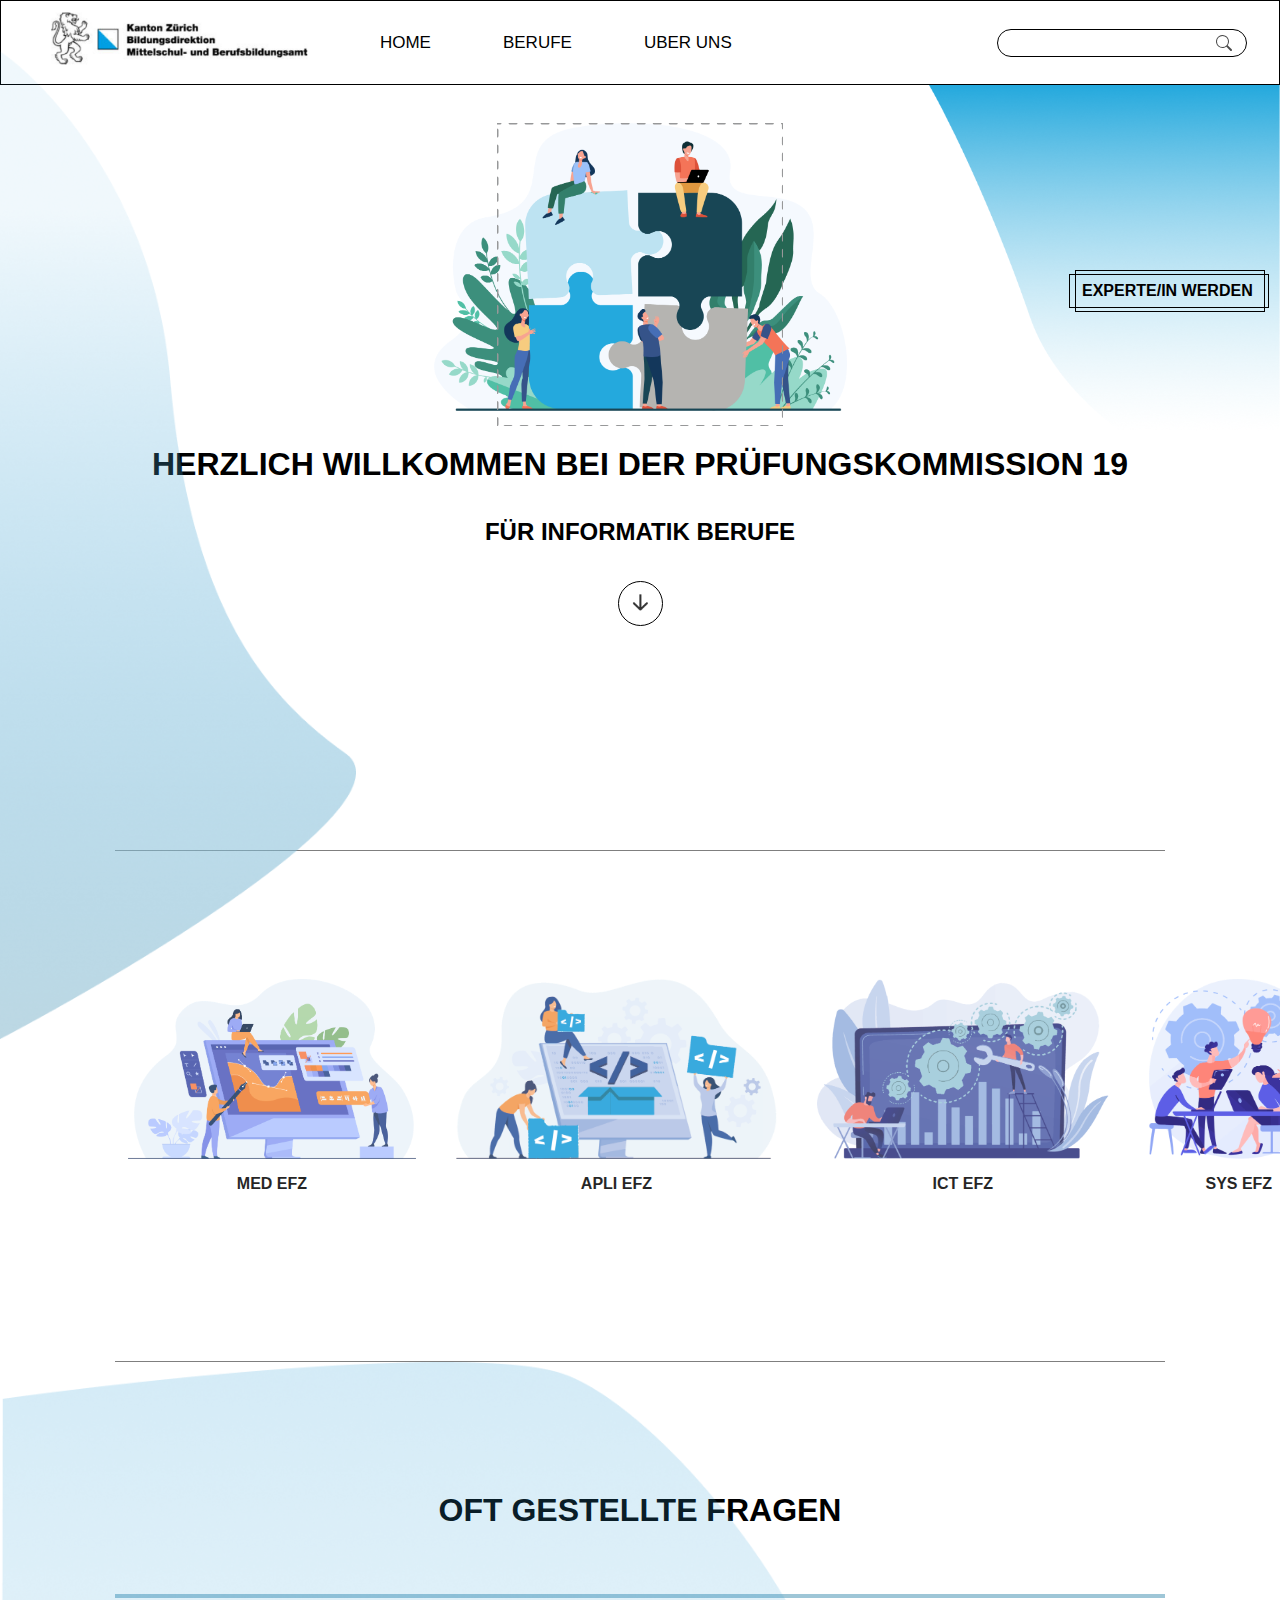
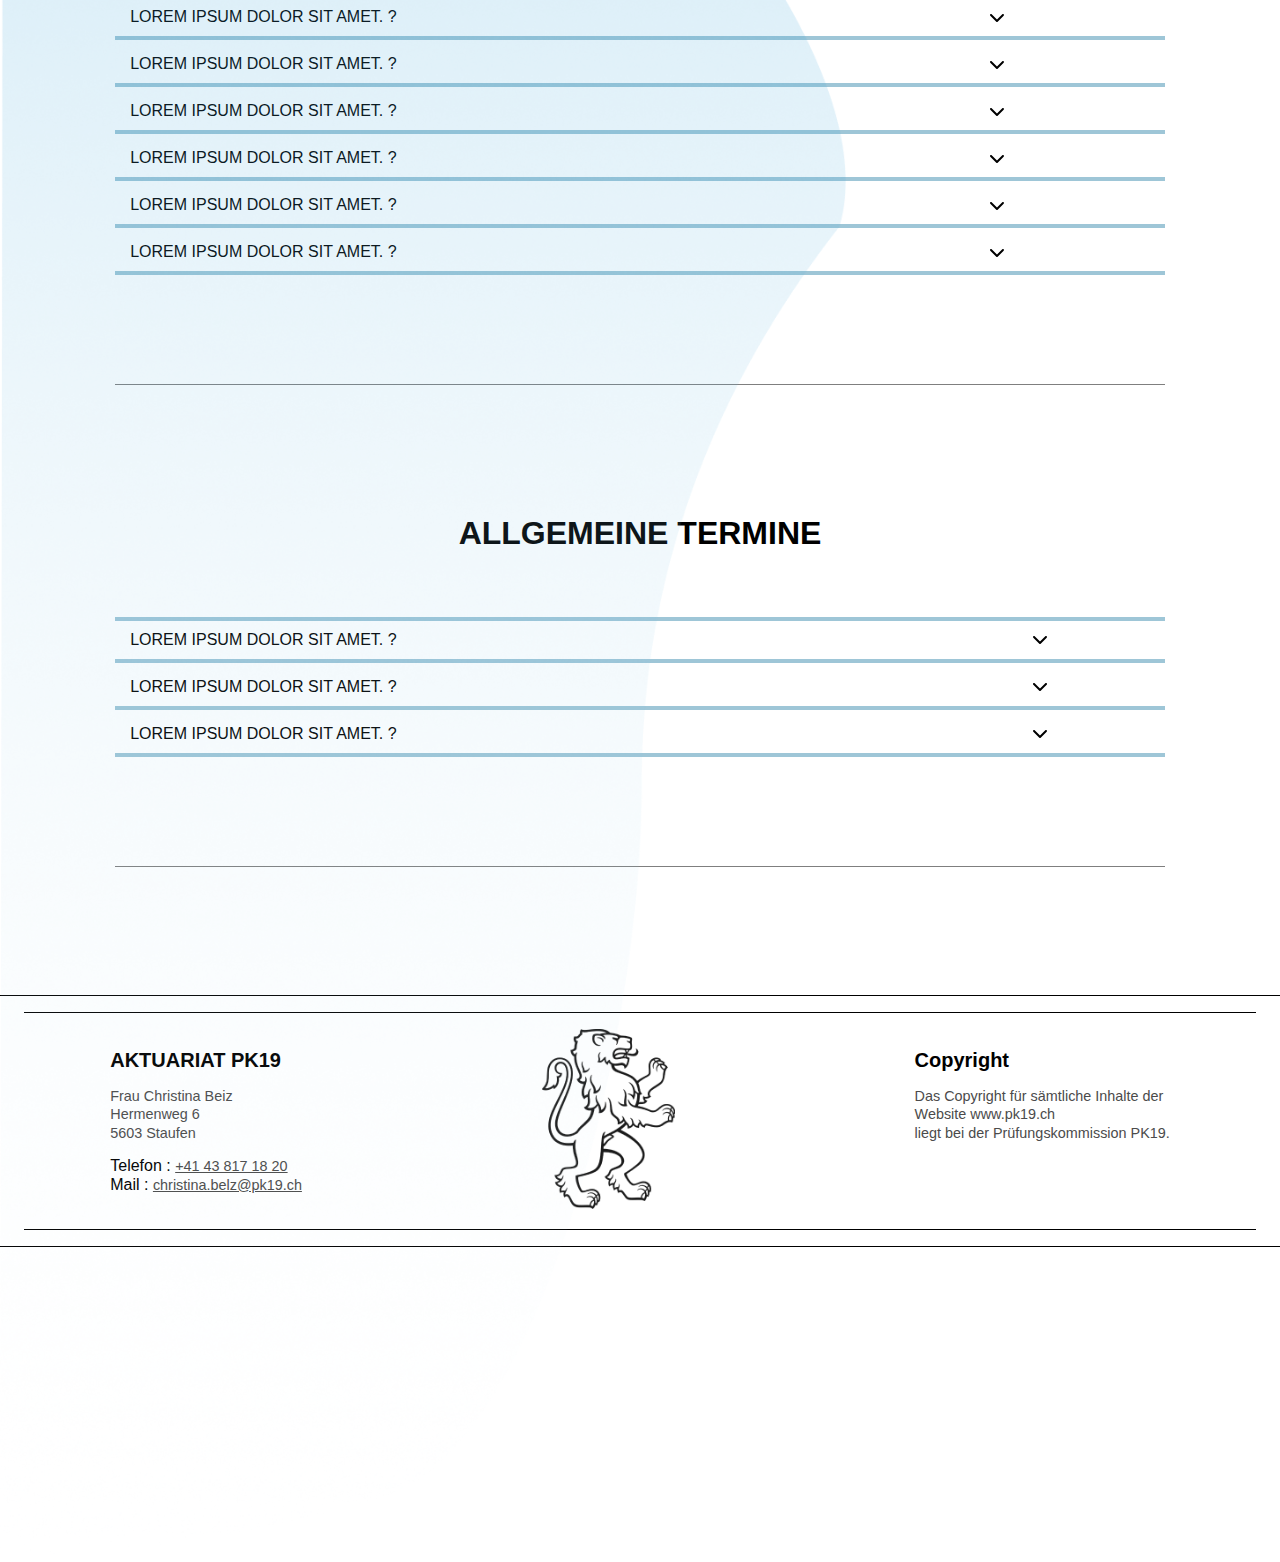
<file: index.html>
<!DOCTYPE html>
<html lang="en">
  <head>
    <meta charset="UTF-8" />
    <meta name="viewport" content="width=device-width, initial-scale=1.0" />
    <title>Home</title>

    <link rel="stylesheet" href="css/desktop_styles.css" />
    <link rel="stylesheet" href="css/responsive_styles.css" />
    <script src="./js/code.jquery.com_jquery-3.7.0.js"></script>
    <script src="./js/script.js"></script>
  </head>
  <body>
    <!-- Navbar -->
    <nav class="navigation">
      <div class="navigation__container">
        <div class="navigation__logo-container">
          <img
            class="navigation__logo"
            src="upload/images/logo.png"
            alt="Logo"
          />
        </div>
        <div class="navigation__links-container">
          <div class="navigation__menu">
            <a href="front_content.php" class="navigation__menu-item">Home</a>
            <div class="dropdown">
              <button class="dropdown__dropbtn">BERUFE</button>
              <div class="dropdown__content">
                <a href="front_content.php">MEDIAMATIKER</a>
                <a href="front_content.php">Applikationsentwicklung</a>
                <a href="front_content.php">ICT-FACHLEUTE</a>
                <a href="front_content.php">systemtechnik</a>
              </div>
            </div>
            <a href="front_content.php" class="navigation__menu-item"
              >UBER UNS</a
            >
          </div>
        </div>
      </div>
      <div class="navigation__toggle">
        <button class="navigation__toggle-button">
          <span class="navigation__toggle-bar"></span>
          <span class="navigation__toggle-bar"></span>
          <span class="navigation__toggle-bar"></span>
        </button>
      </div>

      <div class="navigation__search-container">
        <div class="navigation__search-bar">
          <input type="text" class="navigation__search-input" />
          <button class="navigation__search-button">.</button>
        </div>
      </div>
    </nav>

    <!-- Hero Section -->
    <section id="hero-section" class="hero">
      <!-- background graident patterns -->
      <div class="hero__left-gradient-image"></div>
      <div class="hero__right-gradient-image"></div>

      <div class="side__button">
        <div class="side__outer-border">
          <div class="rel">
            <div class="side__inner-border">
              <a href="./expertein.html"> EXPERTE/IN WERDEN </a>
            </div>
          </div>
        </div>
      </div>

      <div class="hero__image-container">
        <div class="hero__image">
          <div class="hero__image-boundary-box"></div>
        </div>
      </div>

      <div class="text__heading--primary">
        <h1>Herzlich Willkommen bei der Prüfungskommission 19</h1>
      </div>

      <div class="text__heading--secondary">
        <h3>Für Informatik berufe</h3>
      </div>

      <div class="hero__circle-container" id="scroll-btn">
        <img
          src="./upload/images/arrow-down.PNG"
          alt="arrown-down-icon"
          class="hero__circle-icon"
        />
      </div>
    </section>

    <div class="line"></div>

    <!-- services section -->
    <section id="services-section" class="service">
      <div class="service__image-container">
        <img
          src="./upload/images/med-efz.png"
          alt="service-image"
          class="service__image"
        />
        <div class="service__label">
          <h3>MED EFZ</h3>
        </div>
      </div>
      <div class="service__image-container">
        <img
          src="./upload/images/apli-efz.png"
          alt="service-image"
          class="service__image"
        />
        <div class="service__label">
          <h3>APLI EFZ</h3>
        </div>
      </div>
      <div class="service__image-container">
        <img
          src="./upload/images/ict-efz.png"
          alt="service-image"
          class="service__image"
        />
        <div class="service__label">
          <h3>ICT EFZ</h3>
        </div>
      </div>
      <div class="service__image-container">
        <img
          src="./upload/images/sys-efz.png"
          alt="service-image"
          class="service__image"
        />
        <div class="service__label">
          <h3>SYS EFZ</h3>
        </div>
      </div>
    </section>

    <div class="line"></div>

    <!-- faq section -->
    <section id="faq-section" class="faq">
      <div class="faq__left-gradient-image"></div>

      <div class="text__heading--primary">
        <h1>oft gestellte fragen</h1>
      </div>

      <div class="accordion">
        <div class="accordion__item">
          <div class="accordion__header">
            <p>Lorem ipsum dolor sit amet. ?</p>
            <svg
              class="accordion__icon"
              xmlns="http://www.w3.org/2000/svg"
              height="16"
              width="16"
              viewBox="0 0 512 512"
            >
              <path
                d="M233.4 406.6c12.5 12.5 32.8 12.5 45.3 0l192-192c12.5-12.5 12.5-32.8 0-45.3s-32.8-12.5-45.3 0L256 338.7 86.6 169.4c-12.5-12.5-32.8-12.5-45.3 0s-12.5 32.8 0 45.3l192 192z"
              />
            </svg>
          </div>
          <div class="accordion__content">
            <p>
              Lorem ipsum dolor sit amet consectetur adipisicing elit. Quia, ut
              perspiciatis beatae aliquam a libero suscipit fugiat ratione modi
              similique. Dolor dicta incidunt quis? Praesentium quam repellat
              libero maiores magni rem nesciunt et recusandae provident illum
              quas optio quidem doloribus delectus, beatae culpa ab hic nemo
              porro cumque. Quam, a.
            </p>
          </div>
        </div>

        <div class="accordion__item">
          <div class="accordion__header">
            <p>Lorem ipsum dolor sit amet. ?</p>
            <svg
              class="accordion__icon"
              xmlns="http://www.w3.org/2000/svg"
              height="16"
              width="16"
              viewBox="0 0 512 512"
            >
              <path
                d="M233.4 406.6c12.5 12.5 32.8 12.5 45.3 0l192-192c12.5-12.5 12.5-32.8 0-45.3s-32.8-12.5-45.3 0L256 338.7 86.6 169.4c-12.5-12.5-32.8-12.5-45.3 0s-12.5 32.8 0 45.3l192 192z"
              />
            </svg>
          </div>
          <div class="accordion__content">
            <p>
              Lorem ipsum dolor sit amet consectetur adipisicing elit. Quia, ut
              perspiciatis beatae aliquam a libero suscipit fugiat ratione modi
              similique. Dolor dicta incidunt quis? Praesentium quam repellat
              libero maiores magni rem nesciunt et recusandae provident illum
              quas optio quidem doloribus delectus, beatae culpa ab hic nemo
              porro cumque. Quam, a.
            </p>
          </div>
        </div>

        <div class="accordion__item">
          <div class="accordion__header">
            <p>Lorem ipsum dolor sit amet. ?</p>
            <svg
              class="accordion__icon"
              xmlns="http://www.w3.org/2000/svg"
              height="16"
              width="16"
              viewBox="0 0 512 512"
            >
              <path
                d="M233.4 406.6c12.5 12.5 32.8 12.5 45.3 0l192-192c12.5-12.5 12.5-32.8 0-45.3s-32.8-12.5-45.3 0L256 338.7 86.6 169.4c-12.5-12.5-32.8-12.5-45.3 0s-12.5 32.8 0 45.3l192 192z"
              />
            </svg>
          </div>
          <div class="accordion__content">
            <p>
              Lorem ipsum dolor sit amet consectetur adipisicing elit. Quia, ut
              perspiciatis beatae aliquam a libero suscipit fugiat ratione modi
              similique. Dolor dicta incidunt quis? Praesentium quam repellat
              libero maiores magni rem nesciunt et recusandae provident illum
              quas optio quidem doloribus delectus, beatae culpa ab hic nemo
              porro cumque. Quam, a.
            </p>
          </div>
        </div>

        <div class="accordion__item">
          <div class="accordion__header">
            <p>Lorem ipsum dolor sit amet. ?</p>
            <svg
              class="accordion__icon"
              xmlns="http://www.w3.org/2000/svg"
              height="16"
              width="16"
              viewBox="0 0 512 512"
            >
              <path
                d="M233.4 406.6c12.5 12.5 32.8 12.5 45.3 0l192-192c12.5-12.5 12.5-32.8 0-45.3s-32.8-12.5-45.3 0L256 338.7 86.6 169.4c-12.5-12.5-32.8-12.5-45.3 0s-12.5 32.8 0 45.3l192 192z"
              />
            </svg>
          </div>
          <div class="accordion__content">
            <p>
              Lorem ipsum dolor sit amet consectetur adipisicing elit. Quia, ut
              perspiciatis beatae aliquam a libero suscipit fugiat ratione modi
              similique. Dolor dicta incidunt quis? Praesentium quam repellat
              libero maiores magni rem nesciunt et recusandae provident illum
              quas optio quidem doloribus delectus, beatae culpa ab hic nemo
              porro cumque. Quam, a.
            </p>
          </div>
        </div>

        <div class="accordion__item">
          <div class="accordion__header">
            <p>Lorem ipsum dolor sit amet. ?</p>
            <svg
              class="accordion__icon"
              xmlns="http://www.w3.org/2000/svg"
              height="16"
              width="16"
              viewBox="0 0 512 512"
            >
              <path
                d="M233.4 406.6c12.5 12.5 32.8 12.5 45.3 0l192-192c12.5-12.5 12.5-32.8 0-45.3s-32.8-12.5-45.3 0L256 338.7 86.6 169.4c-12.5-12.5-32.8-12.5-45.3 0s-12.5 32.8 0 45.3l192 192z"
              />
            </svg>
          </div>
          <div class="accordion__content">
            <p>
              Lorem ipsum dolor sit amet consectetur adipisicing elit. Quia, ut
              perspiciatis beatae aliquam a libero suscipit fugiat ratione modi
              similique. Dolor dicta incidunt quis? Praesentium quam repellat
              libero maiores magni rem nesciunt et recusandae provident illum
              quas optio quidem doloribus delectus, beatae culpa ab hic nemo
              porro cumque. Quam, a.
            </p>
          </div>
        </div>

        <div class="accordion__item">
          <div class="accordion__header">
            <p>Lorem ipsum dolor sit amet. ?</p>
            <svg
              class="accordion__icon"
              xmlns="http://www.w3.org/2000/svg"
              height="16"
              width="16"
              viewBox="0 0 512 512"
            >
              <path
                d="M233.4 406.6c12.5 12.5 32.8 12.5 45.3 0l192-192c12.5-12.5 12.5-32.8 0-45.3s-32.8-12.5-45.3 0L256 338.7 86.6 169.4c-12.5-12.5-32.8-12.5-45.3 0s-12.5 32.8 0 45.3l192 192z"
              />
            </svg>
          </div>
          <div class="accordion__content">
            <p>
              Lorem ipsum dolor sit amet consectetur adipisicing elit. Quia, ut
              perspiciatis beatae aliquam a libero suscipit fugiat ratione modi
              similique. Dolor dicta incidunt quis? Praesentium quam repellat
              libero maiores magni rem nesciunt et recusandae provident illum
              quas optio quidem doloribus delectus, beatae culpa ab hic nemo
              porro cumque. Quam, a.
            </p>
          </div>
        </div>
      </div>

      <div class="line"></div>

      <div class="space-top"></div>
      <div class="text__heading--primary">
        <h1>allgemeine termine</h1>
      </div>

      <div class="accordion">
        <div class="accordion__item">
          <div class="accordion__header">
            <p>
              Lorem ipsum dolor sit amet. ?
              <svg
                class="accordion__icon"
                xmlns="http://www.w3.org/2000/svg"
                height="16"
                width="16"
                viewBox="0 0 512 512"
              >
                <path
                  d="M233.4 406.6c12.5 12.5 32.8 12.5 45.3 0l192-192c12.5-12.5 12.5-32.8 0-45.3s-32.8-12.5-45.3 0L256 338.7 86.6 169.4c-12.5-12.5-32.8-12.5-45.3 0s-12.5 32.8 0 45.3l192 192z"
                />
              </svg>
            </p>
          </div>
          <div class="accordion__content">
            <p>
              Lorem ipsum dolor sit amet consectetur adipisicing elit. Quia, ut
              perspiciatis beatae aliquam a libero suscipit fugiat ratione modi
              similique. Dolor dicta incidunt quis? Praesentium quam repellat
              libero maiores magni rem nesciunt et recusandae provident illum
              quas optio quidem doloribus delectus, beatae culpa ab hic nemo
              porro cumque. Quam, a.
            </p>
          </div>
        </div>
        <div class="accordion__item">
          <div class="accordion__header">
            <p>
              Lorem ipsum dolor sit amet. ?
              <svg
                class="accordion__icon"
                xmlns="http://www.w3.org/2000/svg"
                height="16"
                width="16"
                viewBox="0 0 512 512"
              >
                <path
                  d="M233.4 406.6c12.5 12.5 32.8 12.5 45.3 0l192-192c12.5-12.5 12.5-32.8 0-45.3s-32.8-12.5-45.3 0L256 338.7 86.6 169.4c-12.5-12.5-32.8-12.5-45.3 0s-12.5 32.8 0 45.3l192 192z"
                />
              </svg>
            </p>
          </div>
          <div class="accordion__content">
            <p>
              Lorem ipsum dolor sit amet consectetur adipisicing elit. Quia, ut
              perspiciatis beatae aliquam a libero suscipit fugiat ratione modi
              similique. Dolor dicta incidunt quis? Praesentium quam repellat
              libero maiores magni rem nesciunt et recusandae provident illum
              quas optio quidem doloribus delectus, beatae culpa ab hic nemo
              porro cumque. Quam, a.
            </p>
          </div>
        </div>
        <div class="accordion__item">
          <div class="accordion__header">
            <p>
              Lorem ipsum dolor sit amet. ?
              <svg
                class="accordion__icon"
                xmlns="http://www.w3.org/2000/svg"
                height="16"
                width="16"
                viewBox="0 0 512 512"
              >
                <path
                  d="M233.4 406.6c12.5 12.5 32.8 12.5 45.3 0l192-192c12.5-12.5 12.5-32.8 0-45.3s-32.8-12.5-45.3 0L256 338.7 86.6 169.4c-12.5-12.5-32.8-12.5-45.3 0s-12.5 32.8 0 45.3l192 192z"
                />
              </svg>
            </p>
          </div>
          <div class="accordion__content">
            <p>
              Lorem ipsum dolor sit amet consectetur adipisicing elit. Quia, ut
              perspiciatis beatae aliquam a libero suscipit fugiat ratione modi
              similique. Dolor dicta incidunt quis? Praesentium quam repellat
              libero maiores magni rem nesciunt et recusandae provident illum
              quas optio quidem doloribus delectus, beatae culpa ab hic nemo
              porro cumque. Quam, a.
            </p>
          </div>
        </div>
      </div>

      <div class="line"></div>
    </section>

    <!-- Footer -->
    <footer id="footer" class="footer">
      <div class="footer__container">
        <div class="footer__container-left">
          <div class="footer__heading">
            <h5>AKTUARIAT PK19</h5>
          </div>
          <div class="footer__paragraph">
            <p>
              Frau Christina Beiz
              <br />
              Hermenweg 6
              <br />
              5603 Staufen
            </p>
          </div>
          <div class="footer__contact">
            <p>
              Telefon :
              <a href="tel:+41438171820"> +41 43 817 18 20</a>
              <br />
              Mail :
              <a href="mailto:christina.belz@pk19.ch">christina.belz@pk19.ch</a>
            </p>
          </div>
        </div>
        <div class="footer__container-middle">
          <img
            src="./upload/images/logo_without_text.png"
            alt=""
            class="footer__container-logo"
          />
        </div>
        <div class="footer__container-right">
          <div class="footer__heading">
            <h5>Copyright</h5>
          </div>
          <div class="footer__paragraph">
            <p>
              Das Copyright für sämtliche Inhalte der <br />
              Website www.pk19.ch
              <br />
              liegt bei der Prüfungskommission PK19.
            </p>
          </div>
        </div>
      </div>
    </footer>
  </body>
</html>
</file>
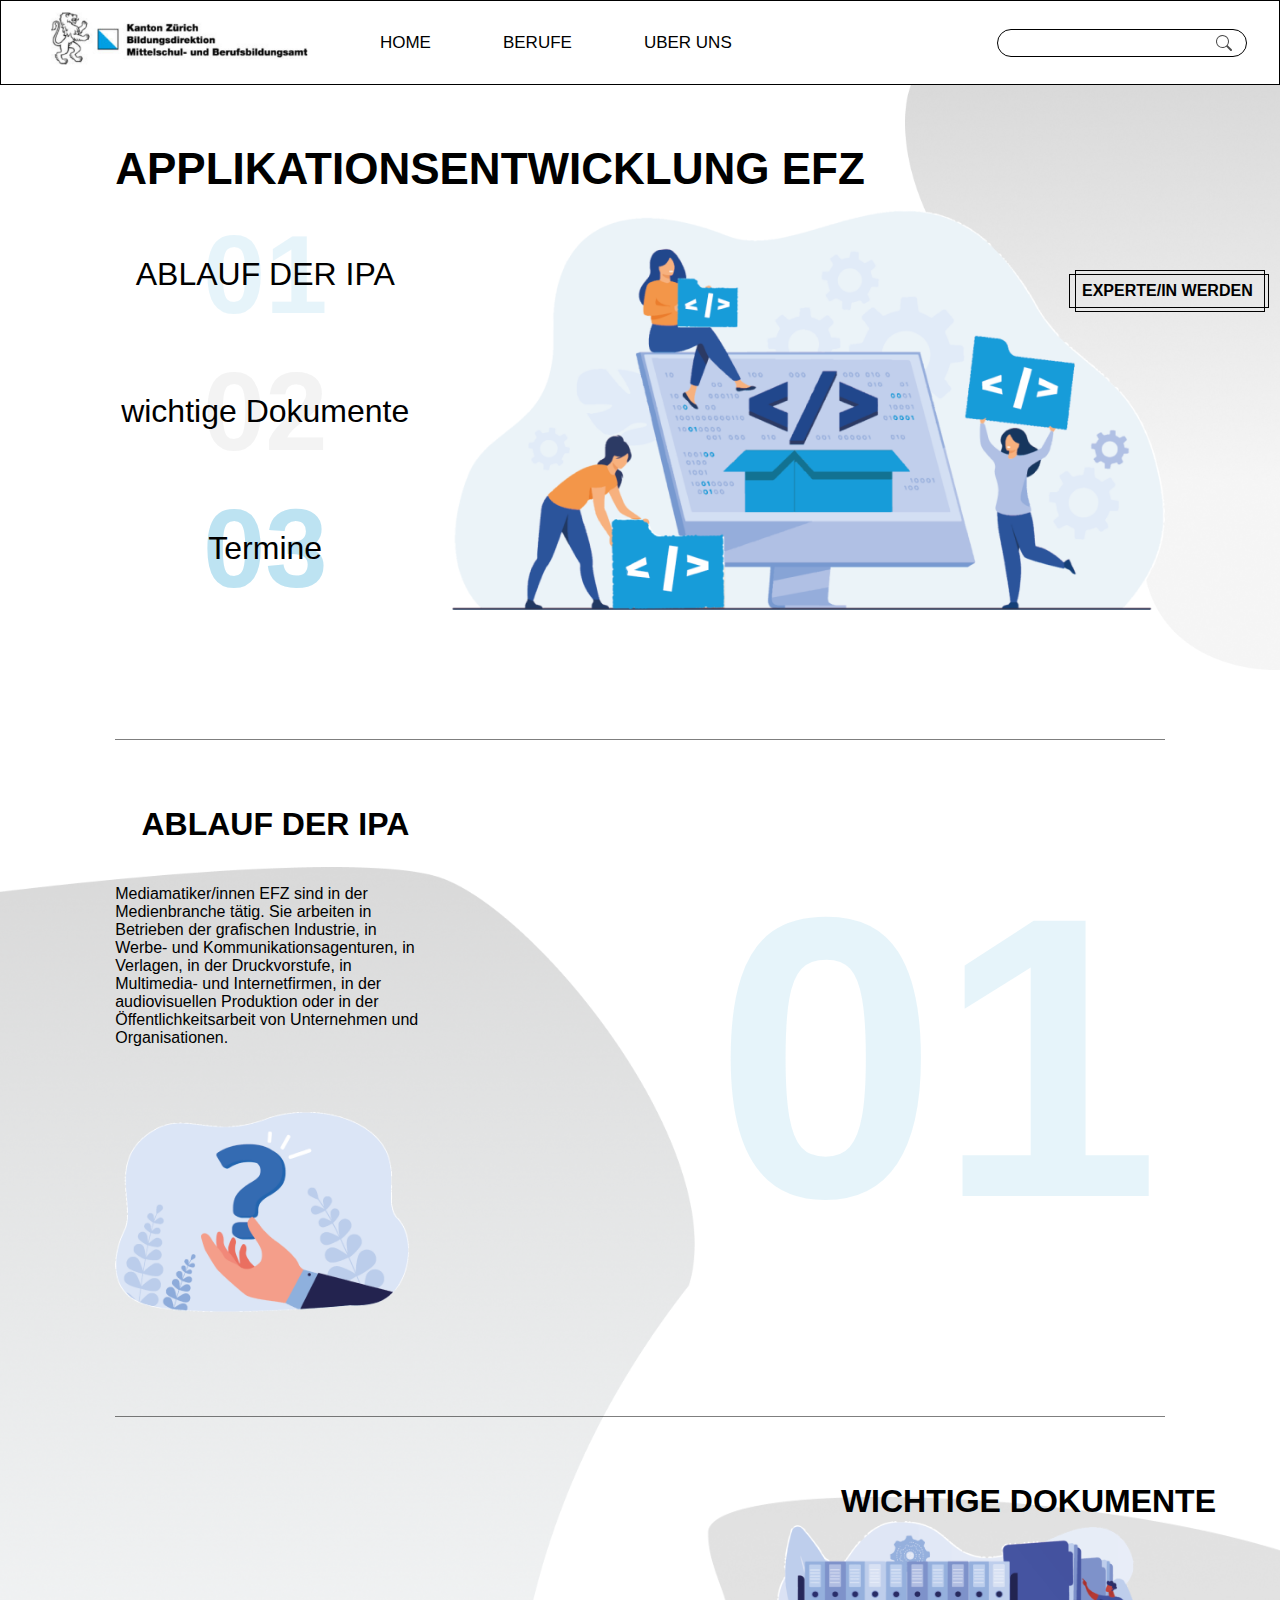
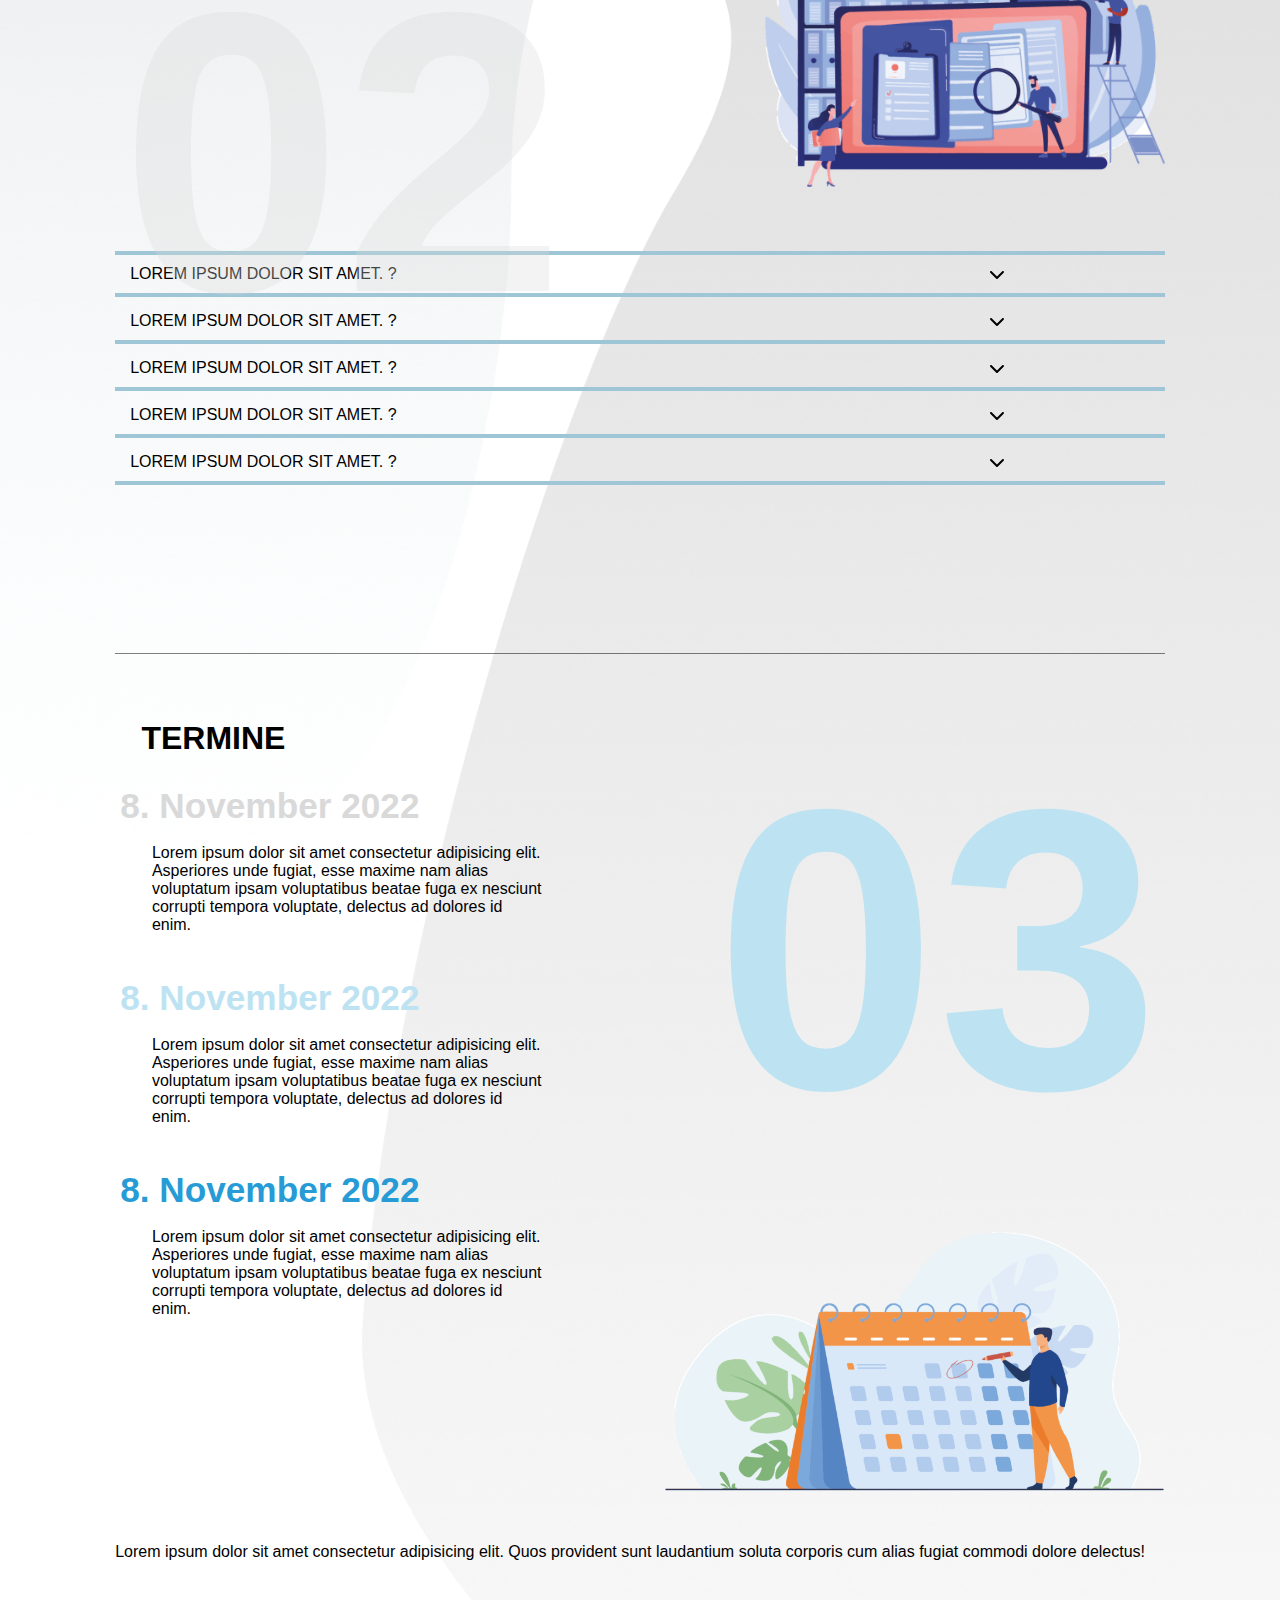
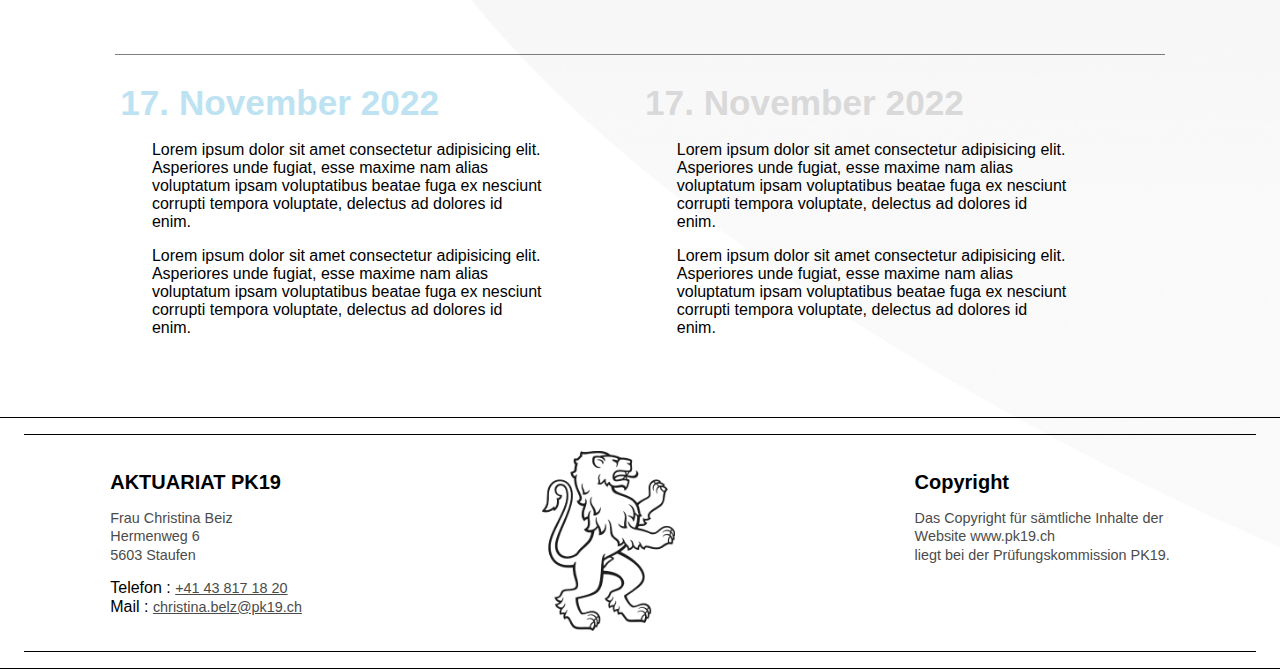
<file: applikationsentwicklung.html>
<!DOCTYPE html>
<html lang="en">
  <head>
    <meta charset="UTF-8" />
    <meta name="viewport" content="width=device-width, initial-scale=1.0" />
    <title>Applikationsentwicklung</title>
    <link rel="stylesheet" href="css/desktop_styles.css" />
    <link rel="stylesheet" href="css/responsive_styles.css" />
    <script src="./js/code.jquery.com_jquery-3.7.0.js"></script>
  
    <script src="./js/script.js"></script>
  </head>
  <body>
  
     <!-- Navbar -->
     <nav class="navigation">
      <div class="navigation__container">
        <div class="navigation__logo-container">
          <img
            class="navigation__logo"
            src="upload/images/logo.png"
            alt="Logo"
          />
        </div>
        <div class="navigation__links-container">
          <div class="navigation__menu">
            <a href="front_content.php" class="navigation__menu-item">Home</a>
            <div class="dropdown">
              <button class="dropdown__dropbtn">BERUFE</button>
              <div class="dropdown__content">
                <a href="front_content.php">MEDIAMATIKER</a>
                <a href="front_content.php">Applikationsentwicklung</a>
                <a href="front_content.php">ICT-FACHLEUTE</a>
                <a href="front_content.php">systemtechnik</a>
              </div>
            </div>
            <a href="front_content.php" class="navigation__menu-item"
              >UBER UNS</a
            >
          </div>
        </div>
      </div>
      <div class="navigation__toggle">
        <button class="navigation__toggle-button">
          <span class="navigation__toggle-bar"></span>
          <span class="navigation__toggle-bar"></span>
          <span class="navigation__toggle-bar"></span>
        </button>
      </div>

      <div class="navigation__search-container">
        <div class="navigation__search-bar">
          <input type="text" class="navigation__search-input" />
          <button class="navigation__search-button">.</button>
        </div>
      </div>
    </nav>


    <!-- Hero section -->
    <div class="mediamatiker__hero">
      <div class="side__button down">
        <div class="side__outer-border">
          <div class="rel">
            <div class="side__inner-border">
              <a href="front_content.php"> EXPERTE/IN WERDEN </a>
            </div>
          </div>
        </div>
      </div>
      <div class="mediamatiker_right-gradient app"></div>
    
      <div class="text__heading--primary-large">
        <h1>Applikationsentwicklung efz</h1>
      </div>
      <div class="mediamatiker__details">
        <div class="mediamatiker__details-left">
          <div class="mediamatiker__number_heading">
            <div class="mediamatiker__title">
              <p>
                ABLAUF DER IPA
              </p>
            </div>
            <div class="mediamatiker__number--skyblue">
            <p>
              01
            </p>
            </div>
          </div>

          <div class="mediamatiker__number_heading">
            <div class="mediamatiker__title">
              <p>
                wichtige Dokumente
              </p>
            </div>
            <div class="mediamatiker__number--gray"><p>
              02
            </p>
          </div>
          </div>

          <div class="mediamatiker__number_heading">
            <div class="mediamatiker__title">
            <p>
              Termine
            </p>
            </div>
            <div class="mediamatiker__number--blue">
              <p>
                03
              </p>
            </div>
          </div>
        </div>
        <div class="mediamatiker__details-right">
          <img
            src="./upload/images/informatik_grafik 1.png"
            alt=""
            height="400px"
            class="mediamatiker__details-image"
          />
        </div>
      </div>
    </div>

    <div class="line"></div>

    <!-- SECTION 1 -->
    <div class="mediamatiker__description">
      <div class="mediamatiker__description-left-gradient app"></div>
      <div class="mediamatiker__description-container">
        <div class="mediamatiker__description-left">
          <div class="text__heading--primary">
            <h2 >ABLAUF DER IPA</h2>
          </div>
          <div class="mediamatiker__text-container">
            <div class="text__paragraph">
              <p>
                Mediamatiker/innen EFZ sind in der Medienbranche tätig. Sie
                arbeiten in Betrieben der grafischen Industrie, in Werbe- und
                Kommunikationsagenturen, in Verlagen, in der Druckvorstufe, in
                Multimedia- und Internetfirmen, in der audiovisuellen Produktion
                oder in der Öffentlichkeitsarbeit von Unternehmen und
                Organisationen.
              </p>
            </div>
          </div>
          <img
            src="./upload/images/Informationen 1.png"
            alt=""
            height="200px"
            class="mediamatiker__image"
          />
        </div>
        <div class="mediamatiker__description-right">
          <div class="mediamatiker__number--skyblue">
            <p>
              01
            </p>
          </div>
        </div>
      </div>
    </div>

    <div class="line"></div>

    <!-- SECTION 2 -->
    <div class="mediamatiker__description">
      <div class="mediamatiker__description-right-gradient app">
        
      </div>
      <div class="text__heading--primary right">
        <h2 >WICHTIGE DOKUMENTE</h2>
      </div>
      <div class="mediamatiker__description-container">
        <div class="mediamatiker__description-left">
          <div class="mediamatiker__number--gray hide">
            <p>
              02
            </p>
          </div>
        </div>
        <div class="mediamatiker__description-right">
          <img src="./upload/images/Files 1.png" alt="" width="400px"   class="mediamatiker__image" />
        </div>
      </div>

      <div class="accordion">
        <div class="accordion__item">
          <div class="accordion__header">
            <p>
              Lorem ipsum dolor sit amet. ?
            </p>
            <svg
            class="accordion__icon"
            xmlns="http://www.w3.org/2000/svg"
            height="16"
            width="16"
            viewBox="0 0 512 512"
          >
            <path
              d="M233.4 406.6c12.5 12.5 32.8 12.5 45.3 0l192-192c12.5-12.5 12.5-32.8 0-45.3s-32.8-12.5-45.3 0L256 338.7 86.6 169.4c-12.5-12.5-32.8-12.5-45.3 0s-12.5 32.8 0 45.3l192 192z"
            />
          </svg>
          </div>
          <div class="accordion__content">
            <p>
              Lorem ipsum dolor sit amet consectetur adipisicing elit. Quia, ut
              perspiciatis beatae aliquam a libero suscipit fugiat ratione modi
              similique. Dolor dicta incidunt quis? Praesentium quam repellat
              libero maiores magni rem nesciunt et recusandae provident illum
              quas optio quidem doloribus delectus, beatae culpa ab hic nemo
              porro cumque. Quam, a.
            </p>
          </div>
        </div>
        <div class="accordion__item">
          <div class="accordion__header">
            <p>
              Lorem ipsum dolor sit amet. ?
             
            </p>
            <svg
            class="accordion__icon"
            xmlns="http://www.w3.org/2000/svg"
            height="16"
            width="16"
            viewBox="0 0 512 512"
          >
            <path
              d="M233.4 406.6c12.5 12.5 32.8 12.5 45.3 0l192-192c12.5-12.5 12.5-32.8 0-45.3s-32.8-12.5-45.3 0L256 338.7 86.6 169.4c-12.5-12.5-32.8-12.5-45.3 0s-12.5 32.8 0 45.3l192 192z"
            />
          </svg>
          </div>
          <div class="accordion__content">
            <p>
              Lorem ipsum dolor sit amet consectetur adipisicing elit. Quia, ut
              perspiciatis beatae aliquam a libero suscipit fugiat ratione modi
              similique. Dolor dicta incidunt quis? Praesentium quam repellat
              libero maiores magni rem nesciunt et recusandae provident illum
              quas optio quidem doloribus delectus, beatae culpa ab hic nemo
              porro cumque. Quam, a.
            </p>
          </div>
        </div>
        <div class="accordion__item">
          <div class="accordion__header">
            <p>
              Lorem ipsum dolor sit amet. ?
             
            </p>
            <svg
            class="accordion__icon"
            xmlns="http://www.w3.org/2000/svg"
            height="16"
            width="16"
            viewBox="0 0 512 512"
          >
            <path
              d="M233.4 406.6c12.5 12.5 32.8 12.5 45.3 0l192-192c12.5-12.5 12.5-32.8 0-45.3s-32.8-12.5-45.3 0L256 338.7 86.6 169.4c-12.5-12.5-32.8-12.5-45.3 0s-12.5 32.8 0 45.3l192 192z"
            />
          </svg>
          </div>
          <div class="accordion__content">
            <p>
              Lorem ipsum dolor sit amet consectetur adipisicing elit. Quia, ut
              perspiciatis beatae aliquam a libero suscipit fugiat ratione modi
              similique. Dolor dicta incidunt quis? Praesentium quam repellat
              libero maiores magni rem nesciunt et recusandae provident illum
              quas optio quidem doloribus delectus, beatae culpa ab hic nemo
              porro cumque. Quam, a.
            </p>
          </div>
        </div>
        <div class="accordion__item">
          <div class="accordion__header">
            <p>
              Lorem ipsum dolor sit amet. ?
              
            </p>
            <svg
                class="accordion__icon"
                xmlns="http://www.w3.org/2000/svg"
                height="16"
                width="16"
                viewBox="0 0 512 512"
              >
                <path
                  d="M233.4 406.6c12.5 12.5 32.8 12.5 45.3 0l192-192c12.5-12.5 12.5-32.8 0-45.3s-32.8-12.5-45.3 0L256 338.7 86.6 169.4c-12.5-12.5-32.8-12.5-45.3 0s-12.5 32.8 0 45.3l192 192z"
                />
              </svg>
          </div>
          <div class="accordion__content">
            <p>
              Lorem ipsum dolor sit amet consectetur adipisicing elit. Quia, ut
              perspiciatis beatae aliquam a libero suscipit fugiat ratione modi
              similique. Dolor dicta incidunt quis? Praesentium quam repellat
              libero maiores magni rem nesciunt et recusandae provident illum
              quas optio quidem doloribus delectus, beatae culpa ab hic nemo
              porro cumque. Quam, a.
            </p>
          </div>
        </div>
        <div class="accordion__item">
          <div class="accordion__header">
            <p>
              Lorem ipsum dolor sit amet. ?
             
            </p>
            <svg
            class="accordion__icon"
            xmlns="http://www.w3.org/2000/svg"
            height="16"
            width="16"
            viewBox="0 0 512 512"
          >
            <path
              d="M233.4 406.6c12.5 12.5 32.8 12.5 45.3 0l192-192c12.5-12.5 12.5-32.8 0-45.3s-32.8-12.5-45.3 0L256 338.7 86.6 169.4c-12.5-12.5-32.8-12.5-45.3 0s-12.5 32.8 0 45.3l192 192z"
            />
          </svg>
          </div>
          <div class="accordion__content">
            <p>
              Lorem ipsum dolor sit amet consectetur adipisicing elit. Quia, ut
              perspiciatis beatae aliquam a libero suscipit fugiat ratione modi
              similique. Dolor dicta incidunt quis? Praesentium quam repellat
              libero maiores magni rem nesciunt et recusandae provident illum
              quas optio quidem doloribus delectus, beatae culpa ab hic nemo
              porro cumque. Quam, a.
            </p>
          </div>
        </div>
      </div>
    </div>

    <div class="line"></div>

    <!--  SECTION 3 -->
    <div class="mediamatiker__description">
      <div class="mediamatiker__description-container">
        <div class="mediamatiker__description-left">
          <div class="text__heading--primary">
            <h2 >Termine</h2>
          </div>
          <div class="mediamatiker__termine">
            <div class="mediamatiker__number--darkgray rel">
              <p>
                8. November 2022
              </p>
            </div>
            <div class="mediamatiker__para">
              <p>
                Lorem ipsum dolor sit amet consectetur adipisicing elit.
                Asperiores unde fugiat, esse maxime nam alias voluptatum ipsam
                voluptatibus beatae fuga ex nesciunt corrupti tempora voluptate,
                delectus ad dolores id enim.
              </p>
            </div>
          </div>

          <div class="mediamatiker__termine">
            <div class="mediamatiker__number--darkskyblue rel">
              <p>
                8. November 2022
              </p>
            </div>
            <div class="mediamatiker__para">
              <p>
                Lorem ipsum dolor sit amet consectetur adipisicing elit.
                Asperiores unde fugiat, esse maxime nam alias voluptatum ipsam
                voluptatibus beatae fuga ex nesciunt corrupti tempora voluptate,
                delectus ad dolores id enim.
              </p>
            </div>
          </div>

          <div class="mediamatiker__termine">
            <div class="mediamatiker__number--darkblue rel">
              <p>
                8. November 2022
              </p>
            </div>
            <div class="mediamatiker__para">
              <p>
                Lorem ipsum dolor sit amet consectetur adipisicing elit.
                Asperiores unde fugiat, esse maxime nam alias voluptatum ipsam
                voluptatibus beatae fuga ex nesciunt corrupti tempora voluptate,
                delectus ad dolores id enim.
              </p>
            </div>
          </div>
        </div>
        <div class="mediamatiker__description-right">
          <div class="mediamatiker__number--darkskyblue rel">03</div>
          <img
            src="./upload/images/grafik-Termine 1.png"
            alt=""
            width="500px"
            class="mediamatiker__image-large"
          />
        </div>
      </div>

      <div class="mediamatiker__description-container">
        <div class="text__paragraph">
          <p>
            Lorem ipsum dolor sit amet consectetur adipisicing elit. Quos
            provident sunt laudantium soluta corporis cum alias fugiat commodi
            dolore delectus!
          </p>
        </div>
      </div>

      <div class="line"></div>
      <div class="mediamatiker__description-container">
        <div class="mediamatiker__description-left">
          <div class="mediamatiker__termine">
            <div class="mediamatiker__number--darkskyblue rel">
              <p>
                17. November 2022
              </p>
            </div>
            <div class="mediamatiker__para">
              <p>
                Lorem ipsum dolor sit amet consectetur adipisicing elit.
                Asperiores unde fugiat, esse maxime nam alias voluptatum ipsam
                voluptatibus beatae fuga ex nesciunt corrupti tempora voluptate,
                delectus ad dolores id enim.
              </p>
            </div>

            <div class="mediamatiker__para">
              <p>
                Lorem ipsum dolor sit amet consectetur adipisicing elit.
                Asperiores unde fugiat, esse maxime nam alias voluptatum ipsam
                voluptatibus beatae fuga ex nesciunt corrupti tempora voluptate,
                delectus ad dolores id enim.
              </p>
            </div>
          </div>



          </div>
       

        <div class="mediamatiker__description-right show">
          <div class="mediamatiker__termine">
            <div class="mediamatiker__number--darkgray rel">
              <p>
                17. November 2022
              </p>
            </div>
            <div class="mediamatiker__para">
              <p>
                Lorem ipsum dolor sit amet consectetur adipisicing elit.
                Asperiores unde fugiat, esse maxime nam alias voluptatum ipsam
                voluptatibus beatae fuga ex nesciunt corrupti tempora voluptate,
                delectus ad dolores id enim.
              </p>
            </div>

            <div class="mediamatiker__para">
              <p>
                Lorem ipsum dolor sit amet consectetur adipisicing elit.
                Asperiores unde fugiat, esse maxime nam alias voluptatum ipsam
                voluptatibus beatae fuga ex nesciunt corrupti tempora voluptate,
                delectus ad dolores id enim.
              </p>
            </div>
          </div>



          </div>
        </div>
      </div>
      </div>
    </div>

    <!-- Footer -->
    <footer id="footer" class="footer">
      <div class="footer__container">
        <div class="footer__container-left">
          <div class="footer__heading">
            <h5>AKTUARIAT PK19</h5>
          </div>
          <div class="footer__paragraph">
            <p>
              Frau Christina Beiz
              <br />
              Hermenweg 6
              <br />
              5603 Staufen
            </p>
          </div>
          <div class="footer__contact">
            <p>
              Telefon :
              <a href="tel:+41438171820"> +41 43 817 18 20</a>
              <br />
              Mail :
              <a href="mailto:christina.belz@pk19.ch">christina.belz@pk19.ch</a>
            </p>
          </div>
        </div>
        <div class="footer__container-middle">
          <img
            src="./upload/images/logo_without_text.png"
            alt=""
            class="footer__container-logo"
          />
        </div>
        <div class="footer__container-right">
          <div class="footer__heading">
            <h5>Copyright</h5>
          </div>
          <div class="footer__paragraph">
            <p>
              Das Copyright für sämtliche Inhalte der <br />
              Website www.pk19.ch
              <br />
              liegt bei der Prüfungskommission PK19.
            </p>
          </div>
        </div>
      </div>
    </footer>
  </body>
</html>
</file>
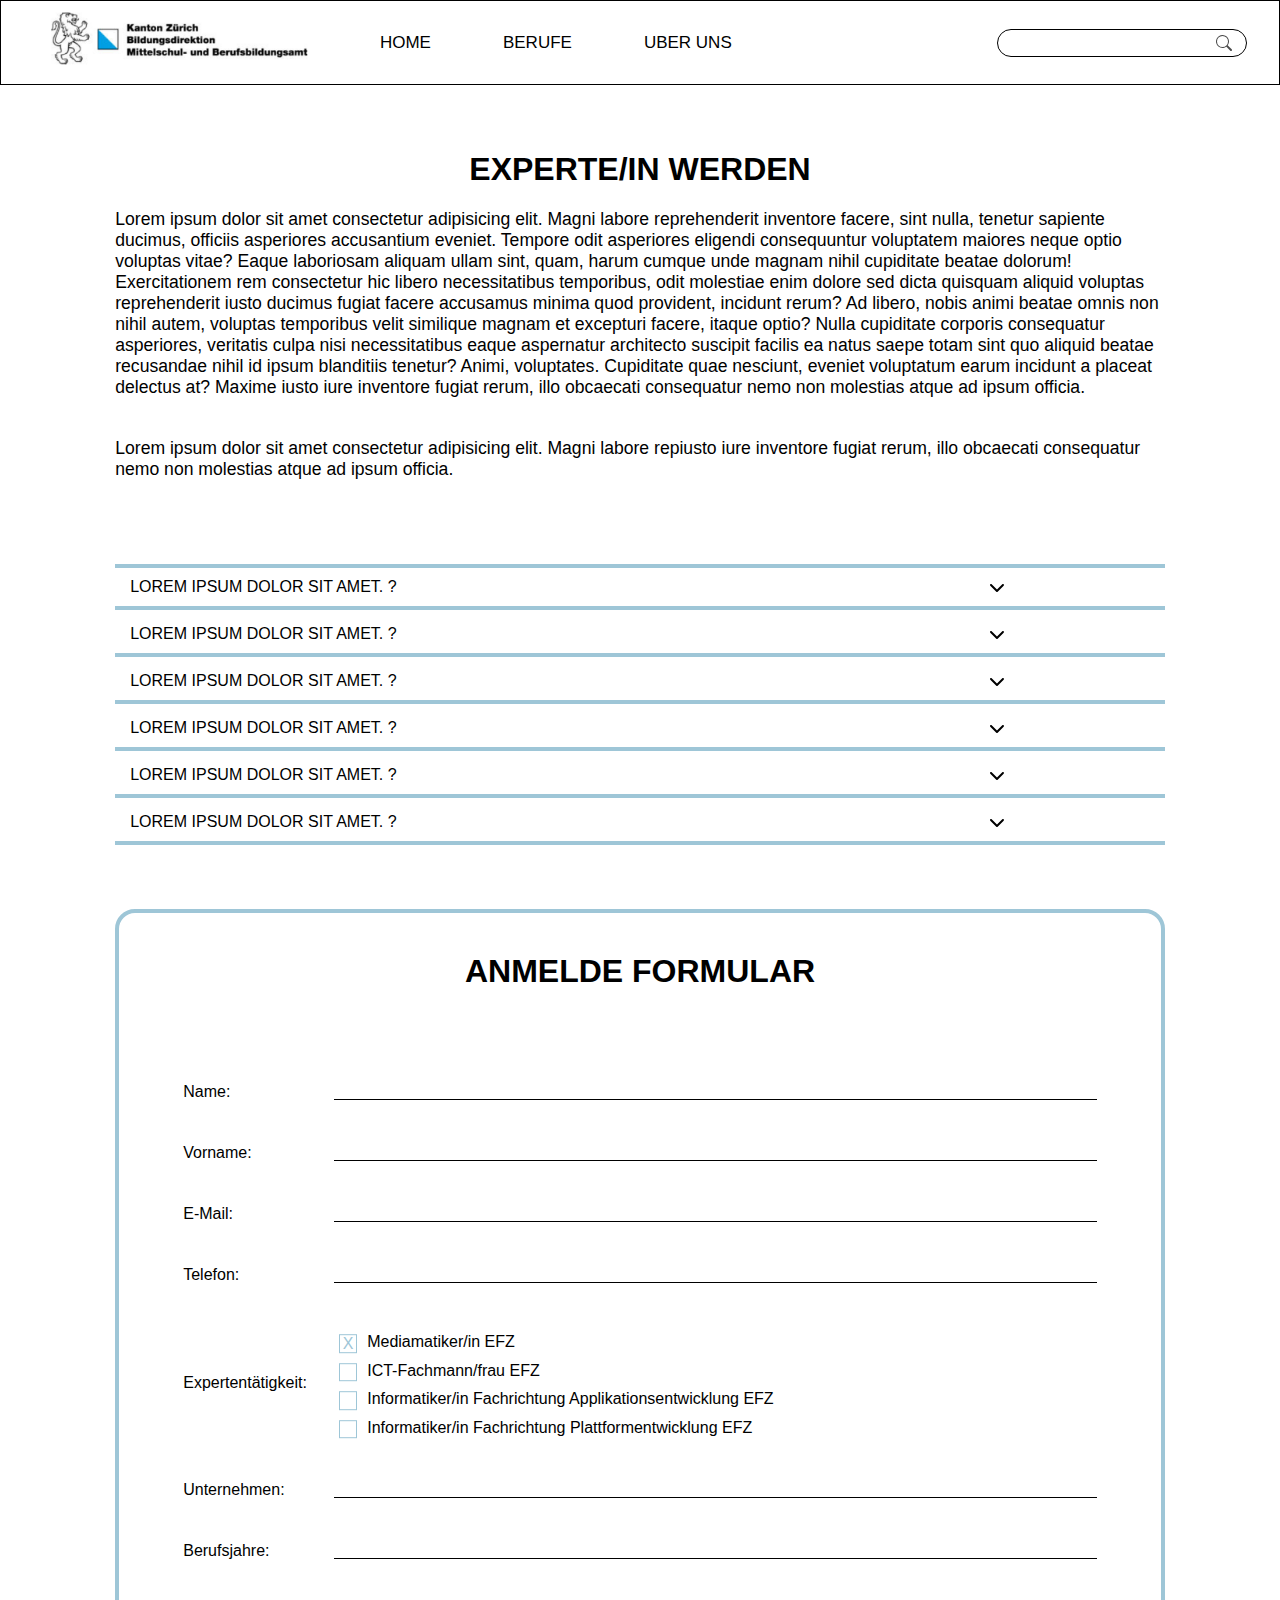
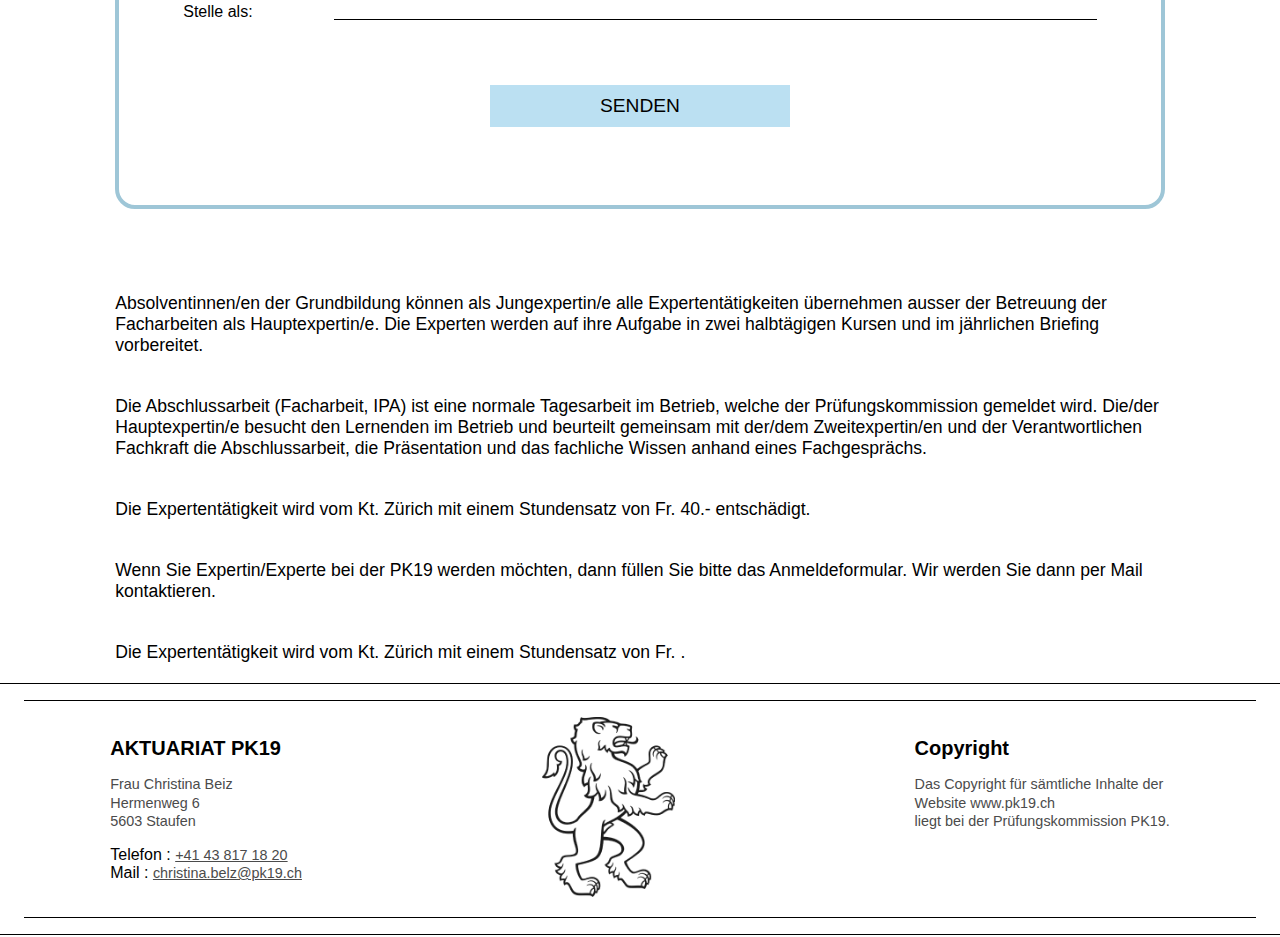
<file: expertein.html>
<!DOCTYPE html>
<html lang="en">
  <head>
    <meta charset="UTF-8" />
    <meta name="viewport" content="width=device-width, initial-scale=1.0" />
    <title>Experte/in</title>

    <link rel="stylesheet" href="css/desktop_styles.css" />
    <link rel="stylesheet" href="css/responsive_styles.css" />
    <script src="./js/code.jquery.com_jquery-3.7.0.js"></script>

    <script src="./js/script.js"></script>
  </head>
  <body>
    <!-- Navbar -->
    <nav class="navigation">
      <div class="navigation__container">
        <div class="navigation__logo-container">
          <img
            class="navigation__logo"
            src="upload/images/logo.png"
            alt="Logo"
          />
        </div>
        <div class="navigation__links-container">
          <div class="navigation__menu">
            <a href="front_content.php" class="navigation__menu-item">Home</a>
            <div class="dropdown">
              <button class="dropdown__dropbtn">BERUFE</button>
              <div class="dropdown__content">
                <a href="front_content.php">MEDIAMATIKER</a>
                <a href="front_content.php">Applikationsentwicklung</a>
                <a href="front_content.php">ICT-FACHLEUTE</a>
                <a href="front_content.php">systemtechnik</a>
              </div>
            </div>
            <a href="front_content.php" class="navigation__menu-item"
              >UBER UNS</a
            >
          </div>
        </div>
      </div>
      <div class="navigation__toggle">
        <button class="navigation__toggle-button">
          <span class="navigation__toggle-bar"></span>
          <span class="navigation__toggle-bar"></span>
          <span class="navigation__toggle-bar"></span>
        </button>
      </div>

      <div class="navigation__search-container">
        <div class="navigation__search-bar">
          <input type="text" class="navigation__search-input" />
          <button class="navigation__search-button">.</button>
        </div>
      </div>
    </nav>

    <section class="expertein">
      <div class="text__heading--primary">
        <h1>experte/in werden</h1>
      </div>
      <div class="text__same-paragraph">
        <p>
          Lorem ipsum dolor sit amet consectetur adipisicing elit. Magni labore
          reprehenderit inventore facere, sint nulla, tenetur sapiente ducimus,
          officiis asperiores accusantium eveniet. Tempore odit asperiores
          eligendi consequuntur voluptatem maiores neque optio voluptas vitae?
          Eaque laboriosam aliquam ullam sint, quam, harum cumque unde magnam
          nihil cupiditate beatae dolorum! Exercitationem rem consectetur hic
          libero necessitatibus temporibus, odit molestiae enim dolore sed dicta
          quisquam aliquid voluptas reprehenderit iusto ducimus fugiat facere
          accusamus minima quod provident, incidunt rerum? Ad libero, nobis
          animi beatae omnis non nihil autem, voluptas temporibus velit
          similique magnam et excepturi facere, itaque optio? Nulla cupiditate
          corporis consequatur asperiores, veritatis culpa nisi necessitatibus
          eaque aspernatur architecto suscipit facilis ea natus saepe totam sint
          quo aliquid beatae recusandae nihil id ipsum blanditiis tenetur?
          Animi, voluptates. Cupiditate quae nesciunt, eveniet voluptatum earum
          incidunt a placeat delectus at? Maxime iusto iure inventore fugiat
          rerum, illo obcaecati consequatur nemo non molestias atque ad ipsum
          officia.
        </p>
      </div>

      <div class="text__same-paragraph">
        <p>
          Lorem ipsum dolor sit amet consectetur adipisicing elit. Magni labore
          repiusto iure inventore fugiat rerum, illo obcaecati consequatur nemo
          non molestias atque ad ipsum officia.
        </p>
      </div>
    </section>

    <div class="accordion">
      <div class="accordion__item">
        <div class="accordion__header">
          <p>Lorem ipsum dolor sit amet. ?</p>
          <svg
            class="accordion__icon"
            xmlns="http://www.w3.org/2000/svg"
            height="16"
            width="16"
            viewBox="0 0 512 512"
          >
            <path
              d="M233.4 406.6c12.5 12.5 32.8 12.5 45.3 0l192-192c12.5-12.5 12.5-32.8 0-45.3s-32.8-12.5-45.3 0L256 338.7 86.6 169.4c-12.5-12.5-32.8-12.5-45.3 0s-12.5 32.8 0 45.3l192 192z"
            />
          </svg>
        </div>
        <div class="accordion__content">
          <p>
            Lorem ipsum dolor sit amet consectetur adipisicing elit. Quia, ut
            perspiciatis beatae aliquam a libero suscipit fugiat ratione modi
            similique. Dolor dicta incidunt quis? Praesentium quam repellat
            libero maiores magni rem nesciunt et recusandae provident illum quas
            optio quidem doloribus delectus, beatae culpa ab hic nemo porro
            cumque. Quam, a.
          </p>
        </div>
      </div>

      <div class="accordion__item">
        <div class="accordion__header">
          <p>Lorem ipsum dolor sit amet. ?</p>
          <svg
            class="accordion__icon"
            xmlns="http://www.w3.org/2000/svg"
            height="16"
            width="16"
            viewBox="0 0 512 512"
          >
            <path
              d="M233.4 406.6c12.5 12.5 32.8 12.5 45.3 0l192-192c12.5-12.5 12.5-32.8 0-45.3s-32.8-12.5-45.3 0L256 338.7 86.6 169.4c-12.5-12.5-32.8-12.5-45.3 0s-12.5 32.8 0 45.3l192 192z"
            />
          </svg>
        </div>
        <div class="accordion__content">
          <p>
            Lorem ipsum dolor sit amet consectetur adipisicing elit. Quia, ut
            perspiciatis beatae aliquam a libero suscipit fugiat ratione modi
            similique. Dolor dicta incidunt quis? Praesentium quam repellat
            libero maiores magni rem nesciunt et recusandae provident illum quas
            optio quidem doloribus delectus, beatae culpa ab hic nemo porro
            cumque. Quam, a.
          </p>
        </div>
      </div>
      <div class="accordion__item">
        <div class="accordion__header">
          <p>Lorem ipsum dolor sit amet. ?</p>
          <svg
            class="accordion__icon"
            xmlns="http://www.w3.org/2000/svg"
            height="16"
            width="16"
            viewBox="0 0 512 512"
          >
            <path
              d="M233.4 406.6c12.5 12.5 32.8 12.5 45.3 0l192-192c12.5-12.5 12.5-32.8 0-45.3s-32.8-12.5-45.3 0L256 338.7 86.6 169.4c-12.5-12.5-32.8-12.5-45.3 0s-12.5 32.8 0 45.3l192 192z"
            />
          </svg>
        </div>
        <div class="accordion__content">
          <p>
            Lorem ipsum dolor sit amet consectetur adipisicing elit. Quia, ut
            perspiciatis beatae aliquam a libero suscipit fugiat ratione modi
            similique. Dolor dicta incidunt quis? Praesentium quam repellat
            libero maiores magni rem nesciunt et recusandae provident illum quas
            optio quidem doloribus delectus, beatae culpa ab hic nemo porro
            cumque. Quam, a.
          </p>
        </div>
      </div>
      <div class="accordion__item">
        <div class="accordion__header">
          <p>Lorem ipsum dolor sit amet. ?</p>
          <svg
            class="accordion__icon"
            xmlns="http://www.w3.org/2000/svg"
            height="16"
            width="16"
            viewBox="0 0 512 512"
          >
            <path
              d="M233.4 406.6c12.5 12.5 32.8 12.5 45.3 0l192-192c12.5-12.5 12.5-32.8 0-45.3s-32.8-12.5-45.3 0L256 338.7 86.6 169.4c-12.5-12.5-32.8-12.5-45.3 0s-12.5 32.8 0 45.3l192 192z"
            />
          </svg>
        </div>
        <div class="accordion__content">
          <p>
            Lorem ipsum dolor sit amet consectetur adipisicing elit. Quia, ut
            perspiciatis beatae aliquam a libero suscipit fugiat ratione modi
            similique. Dolor dicta incidunt quis? Praesentium quam repellat
            libero maiores magni rem nesciunt et recusandae provident illum quas
            optio quidem doloribus delectus, beatae culpa ab hic nemo porro
            cumque. Quam, a.
          </p>
        </div>
      </div>
      <div class="accordion__item">
        <div class="accordion__header">
          <p>Lorem ipsum dolor sit amet. ?</p>
          <svg
            class="accordion__icon"
            xmlns="http://www.w3.org/2000/svg"
            height="16"
            width="16"
            viewBox="0 0 512 512"
          >
            <path
              d="M233.4 406.6c12.5 12.5 32.8 12.5 45.3 0l192-192c12.5-12.5 12.5-32.8 0-45.3s-32.8-12.5-45.3 0L256 338.7 86.6 169.4c-12.5-12.5-32.8-12.5-45.3 0s-12.5 32.8 0 45.3l192 192z"
            />
          </svg>
        </div>
        <div class="accordion__content">
          <p>
            Lorem ipsum dolor sit amet consectetur adipisicing elit. Quia, ut
            perspiciatis beatae aliquam a libero suscipit fugiat ratione modi
            similique. Dolor dicta incidunt quis? Praesentium quam repellat
            libero maiores magni rem nesciunt et recusandae provident illum quas
            optio quidem doloribus delectus, beatae culpa ab hic nemo porro
            cumque. Quam, a.
          </p>
        </div>
      </div>
      <div class="accordion__item">
        <div class="accordion__header">
          <p>Lorem ipsum dolor sit amet. ?</p>
          <svg
            class="accordion__icon"
            xmlns="http://www.w3.org/2000/svg"
            height="16"
            width="16"
            viewBox="0 0 512 512"
          >
            <path
              d="M233.4 406.6c12.5 12.5 32.8 12.5 45.3 0l192-192c12.5-12.5 12.5-32.8 0-45.3s-32.8-12.5-45.3 0L256 338.7 86.6 169.4c-12.5-12.5-32.8-12.5-45.3 0s-12.5 32.8 0 45.3l192 192z"
            />
          </svg>
        </div>
        <div class="accordion__content">
          <p>
            Lorem ipsum dolor sit amet consectetur adipisicing elit. Quia, ut
            perspiciatis beatae aliquam a libero suscipit fugiat ratione modi
            similique. Dolor dicta incidunt quis? Praesentium quam repellat
            libero maiores magni rem nesciunt et recusandae provident illum quas
            optio quidem doloribus delectus, beatae culpa ab hic nemo porro
            cumque. Quam, a.
          </p>
        </div>
      </div>
    </div>

    <form id="anmeldeformular" class="form">
      <div class="text__heading--primary">
        <h1>ANMELDE FORMULAR</h1>
      </div>
      <div class="form__space"></div>
      <div class="form__group">
        <label for="name" class="form__label">Name:</label>
        <input type="text" id="name" name="name" class="form__input" />
      </div>

      <div class="form__group">
        <label for="vorname" class="form__label">Vorname:</label>
        <input type="text" id="vorname" name="vorname" class="form__input" />
      </div>

      <div class="form__group">
        <label for="email" class="form__label">E-Mail:</label>
        <input type="email" id="email" name="email" class="form__input" />
      </div>

      <div class="form__group" x>
        <label for="telefon" class="form__label">Telefon:</label>
        <input type="tel" id="telefon" name="telefon" class="form__input" />
      </div>

      <div class="form__group">
        <label for="expertentätigkeit" class="form__label"
          >Expertentätigkeit:</label
        >
        <div class="form__checkboxes">
          <div class="form__checkbox-select">
            <input
              type="checkbox"
              name="check-1"
              value="Mediamatiker/in EFZ"
              id="check-1"
              checked
            />
            <label for="check-1">Mediamatiker/in EFZ</label>
          </div>

          <div class="form__checkbox-select">
            <input
              type="checkbox"
              name="check-2"
              value="ICT-Fachmann/frau EFZ"
              id="check-2"
            />
            <label for="check-2">ICT-Fachmann/frau EFZ</label>
          </div>
          <div class="form__checkbox-select">
            <input
              type="checkbox"
              name="check-3"
              value="Informatiker/in Fachrichtung Applikationsentwicklung EFZ"
              id="check-3"
            />
            <label for="check-3"
              >Informatiker/in Fachrichtung Applikationsentwicklung EFZ</label
            >
          </div>
          <div class="form__checkbox-select">
            <input
              type="checkbox"
              name="check-4"
              value="Informatiker/in Fachrichtung Plattformentwicklung EFZ"
              id="check-4"
            />
            <label for="check-4"
              >Informatiker/in Fachrichtung Plattformentwicklung EFZ</label
            >
          </div>
        </div>
      </div>

      <div class="form__group">
        <label for="unternehmen" class="form__label">Unternehmen:</label>
        <input
          type="text"
          id="unternehmen"
          name="unternehmen"
          class="form__input"
        />
      </div>

      <div class="form__group">
        <label for="berufsjahre" class="form__label">Berufsjahre:</label>
        <input
          type="number"
          id="berufsjahre"
          name="berufsjahre"
          min="0"
          class="form__input"
        />
      </div>

      <div class="form__group">
        <label for="stelle" class="form__label">Stelle als:</label>
        <input type="text" id="stelle" name="stelle" class="form__input" />
      </div>

      <button type="submit" class="form__submit">SENDEN</button>
    </form>

    <section class="expertein">
      <div class="text__same-paragraph">
        <p>
          Absolventinnen/en der Grundbildung können als Jungexpertin/e alle
          Expertentätigkeiten übernehmen ausser der Betreuung der Facharbeiten
          als Hauptexpertin/e. Die Experten werden auf ihre Aufgabe in zwei
          halbtägigen Kursen und im jährlichen Briefing vorbereitet.
        </p>
      </div>

      <div class="text__same-paragraph">
        <p>
          Die Abschlussarbeit (Facharbeit, IPA) ist eine normale Tagesarbeit im
          Betrieb, welche der Prüfungskommission gemeldet wird. Die/der
          Hauptexpertin/e besucht den Lernenden im Betrieb und beurteilt
          gemeinsam mit der/dem Zweitexpertin/en und der Verantwortlichen
          Fachkraft die Abschlussarbeit, die Präsentation und das fachliche
          Wissen anhand eines Fachgesprächs.
        </p>
      </div>
      <div class="text__same-paragraph">
        <p>
          Die Expertentätigkeit wird vom Kt. Zürich mit einem Stundensatz von
          Fr. 40.- entschädigt.
        </p>
      </div>
      <div class="text__same-paragraph">
        <p>
          Wenn Sie Expertin/Experte bei der PK19 werden möchten, dann füllen Sie
          bitte das Anmeldeformular. Wir werden Sie dann per Mail kontaktieren.
        </p>
      </div>

      <div class="text__same-paragraph">
        <p>
          Die Expertentätigkeit wird vom Kt. Zürich mit einem Stundensatz von
          Fr. .
        </p>
      </div>
    </section>

    <!-- Footer -->
    <footer id="footer" class="footer">
      <div class="footer__container">
        <div class="footer__container-left">
          <div class="footer__heading">
            <h5>AKTUARIAT PK19</h5>
          </div>
          <div class="footer__paragraph">
            <p>
              Frau Christina Beiz
              <br />
              Hermenweg 6
              <br />
              5603 Staufen
            </p>
          </div>
          <div class="footer__contact">
            <p>
              Telefon :
              <a href="tel:+41438171820"> +41 43 817 18 20</a>
              <br />
              Mail :
              <a href="mailto:christina.belz@pk19.ch">christina.belz@pk19.ch</a>
            </p>
          </div>
        </div>
        <div class="footer__container-middle">
          <img
            src="./upload/images/logo_without_text.png"
            alt=""
            class="footer__container-logo"
          />
        </div>
        <div class="footer__container-right">
          <div class="footer__heading">
            <h5>Copyright</h5>
          </div>
          <div class="footer__paragraph">
            <p>
              Das Copyright für sämtliche Inhalte der <br />
              Website www.pk19.ch
              <br />
              liegt bei der Prüfungskommission PK19.
            </p>
          </div>
        </div>
      </div>
    </footer>
  </body>
</html>
</file>
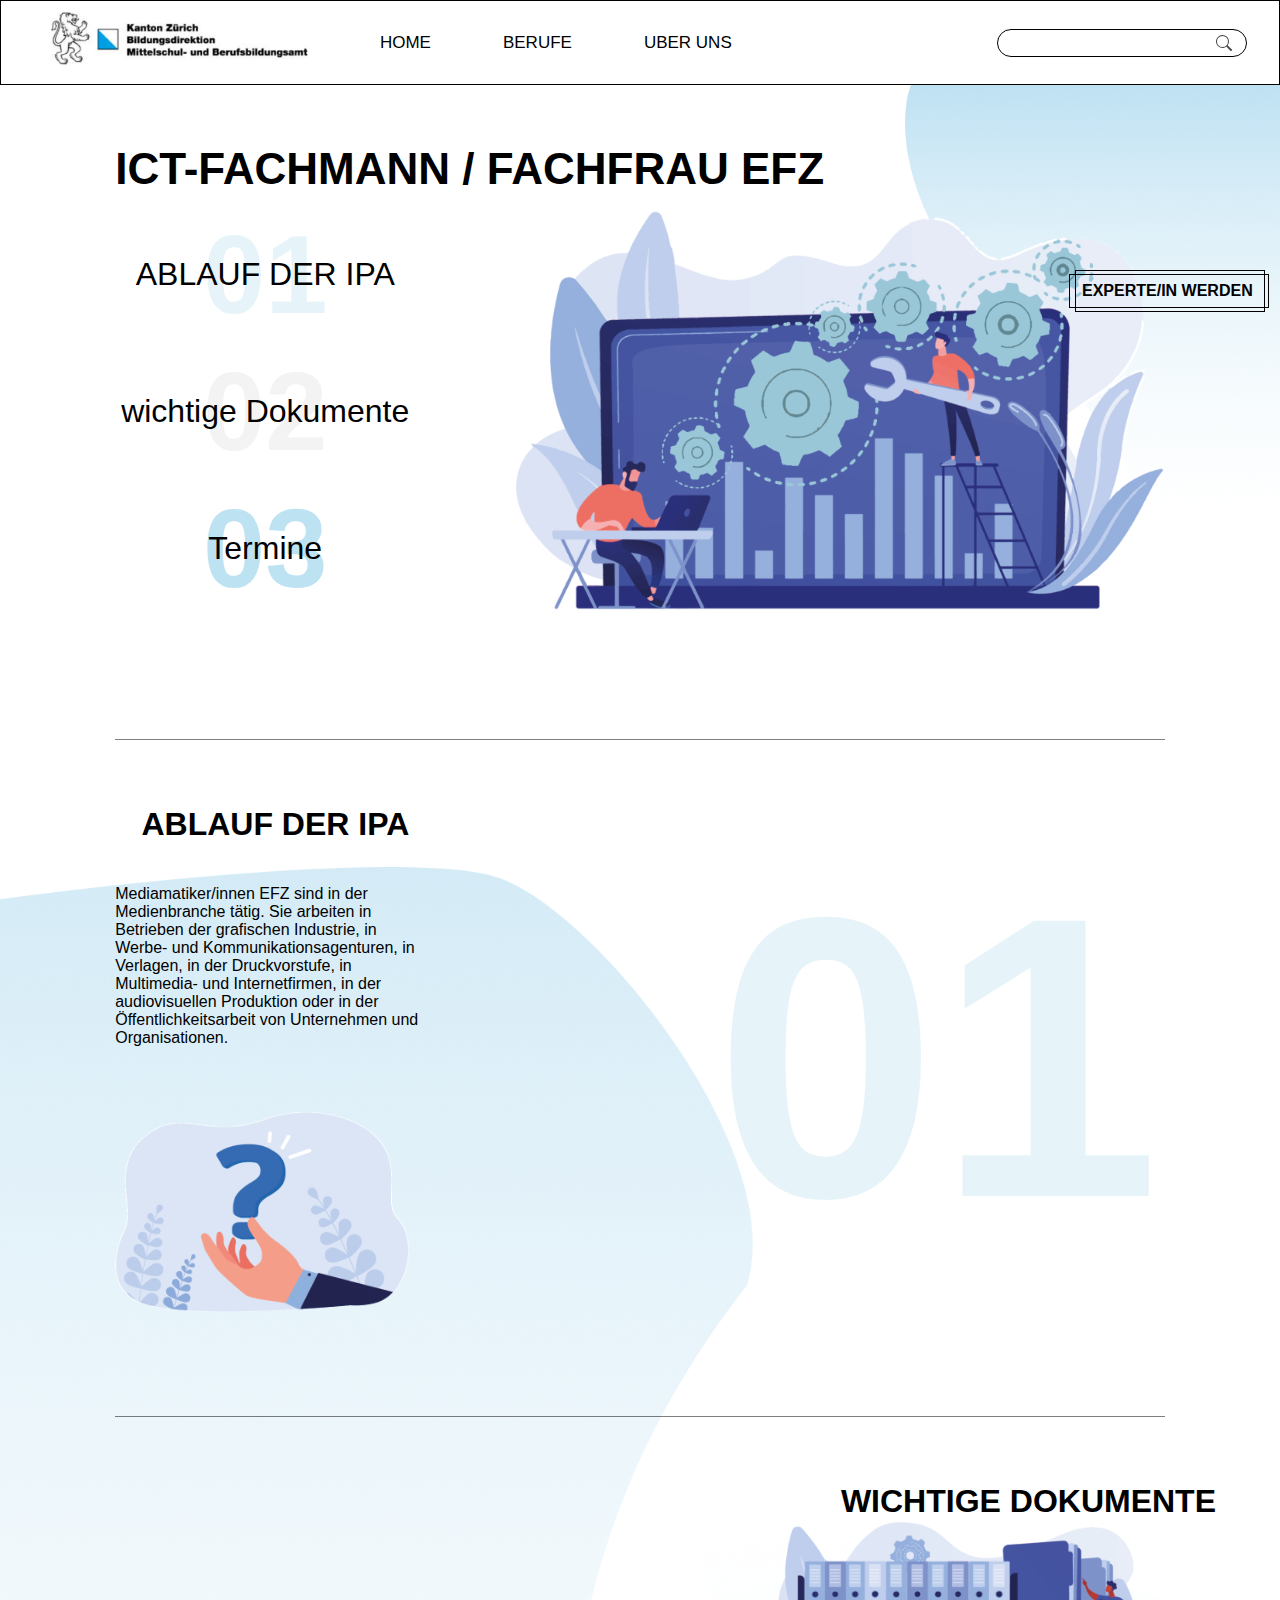
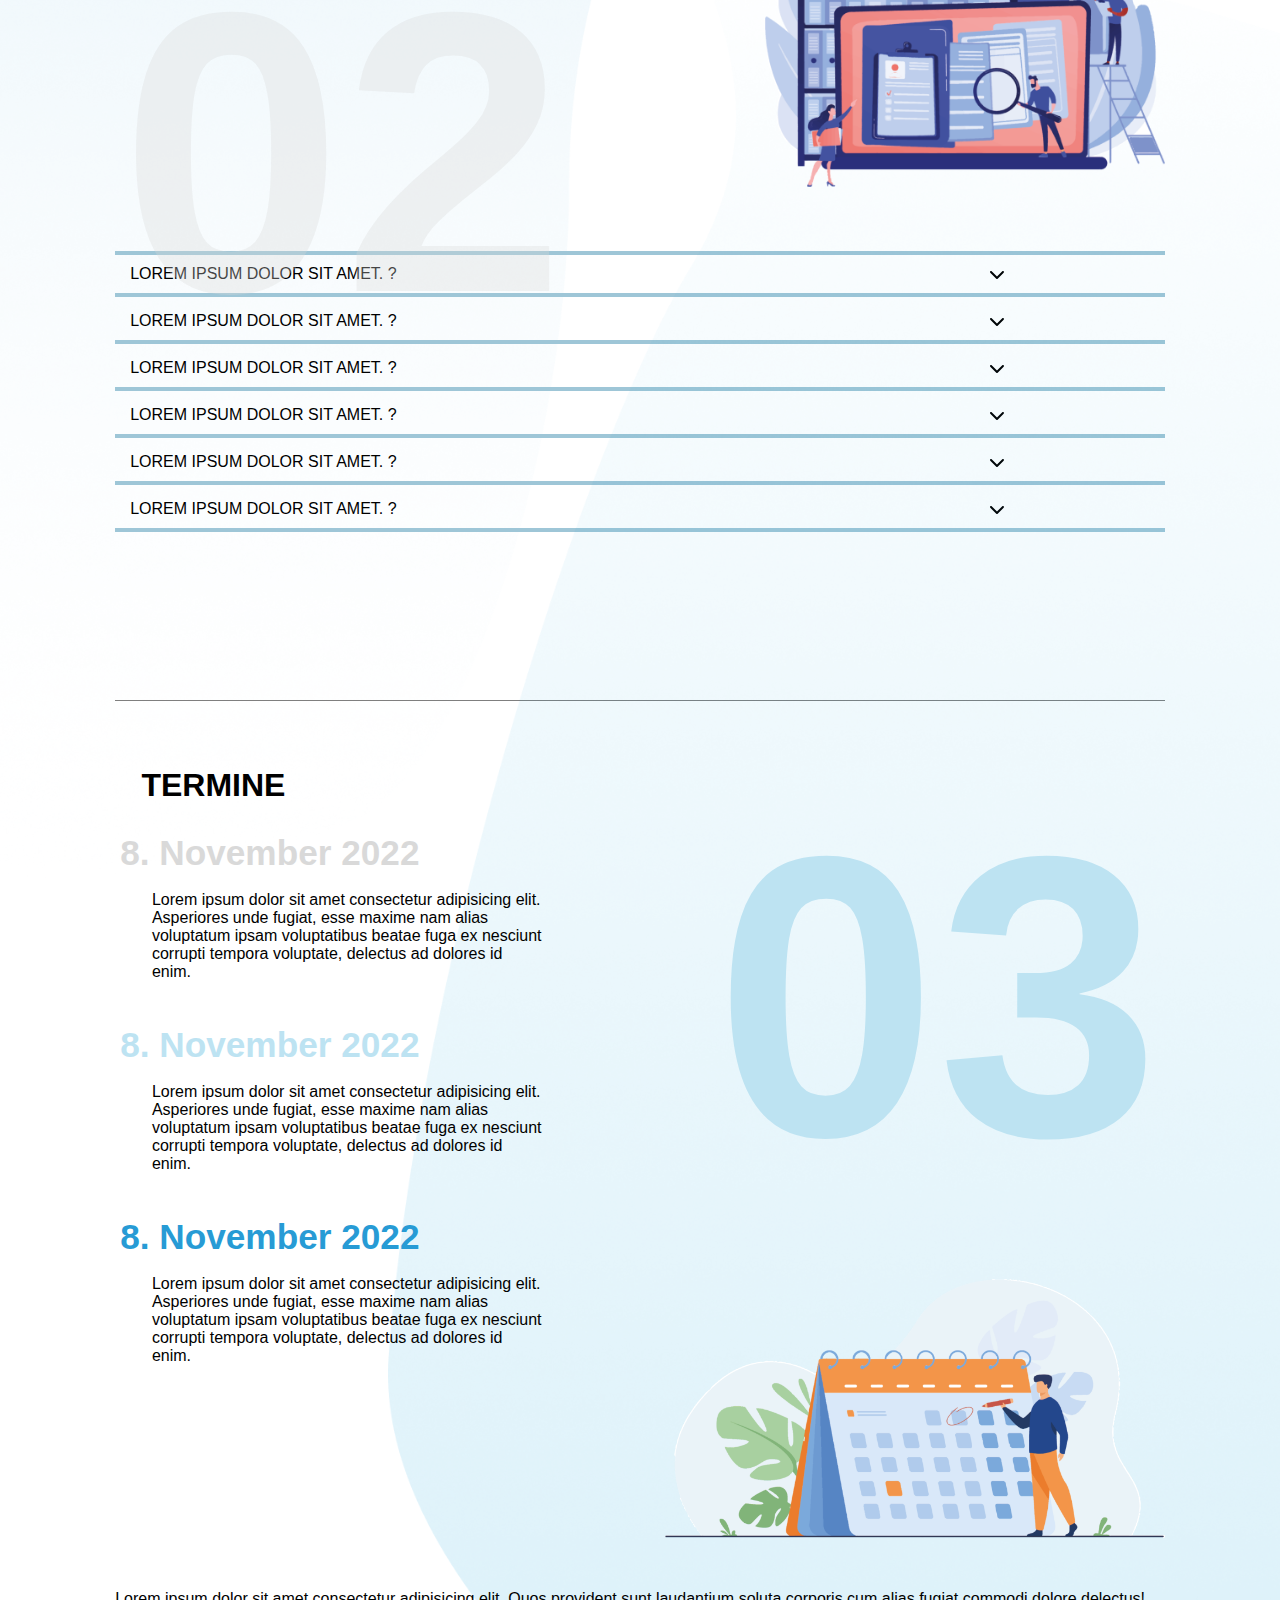
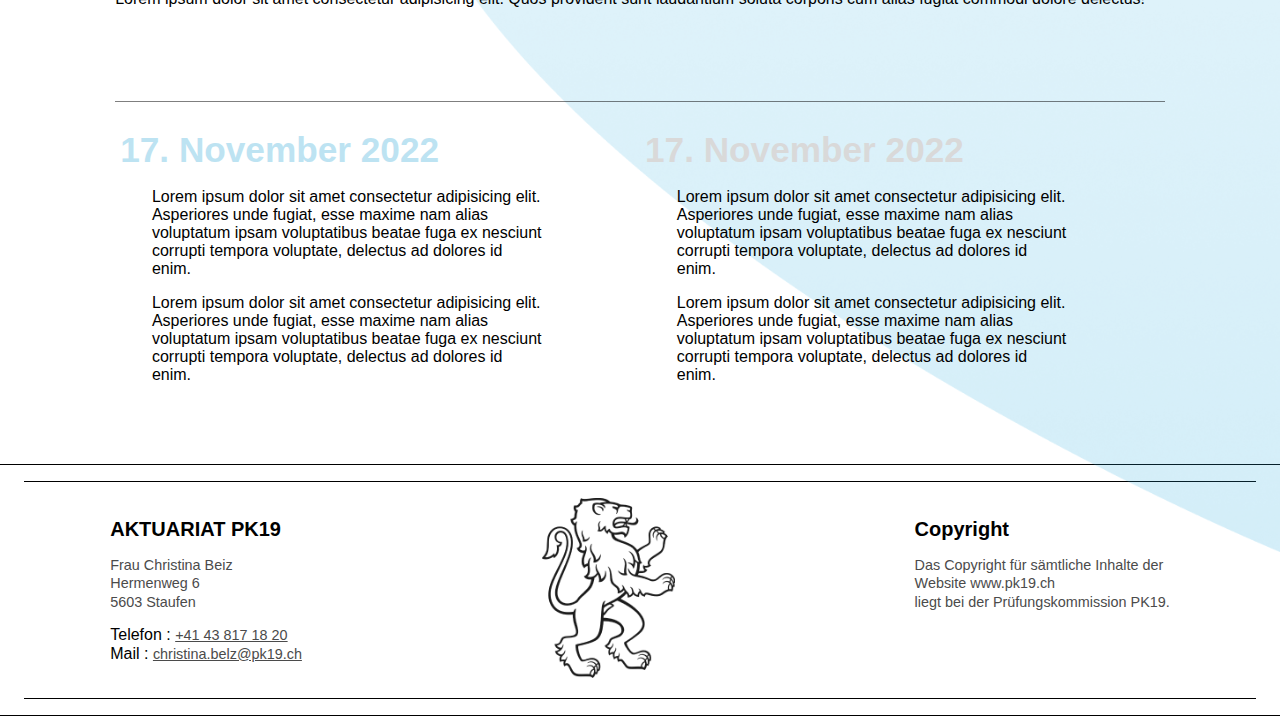
<file: ict-fachMann.html>
<!DOCTYPE html>
<html lang="en">
  <head>
    <meta charset="UTF-8" />
    <meta name="viewport" content="width=device-width, initial-scale=1.0" />
    <title>Ict-fachMann</title>

    <link rel="stylesheet" href="css/desktop_styles.css" />
    <link rel="stylesheet" href="css/responsive_styles.css" />
    <script src="./js/code.jquery.com_jquery-3.7.0.js"></script>
   
    <script src="./js/script.js"></script>
  </head>
  <body>
  
     <!-- Navbar -->
     <nav class="navigation">
      <div class="navigation__container">
        <div class="navigation__logo-container">
          <img
            class="navigation__logo"
            src="upload/images/logo.png"
            alt="Logo"
          />
        </div>
        <div class="navigation__links-container">
          <div class="navigation__menu">
            <a href="front_content.php" class="navigation__menu-item">Home</a>
            <div class="dropdown">
              <button class="dropdown__dropbtn">BERUFE</button>
              <div class="dropdown__content">
                <a href="front_content.php">MEDIAMATIKER</a>
                <a href="front_content.php">Applikationsentwicklung</a>
                <a href="front_content.php">ICT-FACHLEUTE</a>
                <a href="front_content.php">systemtechnik</a>
              </div>
            </div>
            <a href="front_content.php" class="navigation__menu-item"
              >UBER UNS</a
            >
          </div>
        </div>
      </div>
      <div class="navigation__toggle">
        <button class="navigation__toggle-button">
          <span class="navigation__toggle-bar"></span>
          <span class="navigation__toggle-bar"></span>
          <span class="navigation__toggle-bar"></span>
        </button>
      </div>

      <div class="navigation__search-container">
        <div class="navigation__search-bar">
          <input type="text" class="navigation__search-input" />
          <button class="navigation__search-button">.</button>
        </div>
      </div>
    </nav>

    <!-- Hero section -->
    <div class="mediamatiker__hero">
        <div class="side__button down">
            <div class="side__outer-border">
              <div class="rel">
                <div class="side__inner-border">
                  <a href="./expertein.html"> EXPERTE/IN WERDEN </a>
                </div>
              </div>
            </div>
          </div>
      <div class="mediamatiker_right-gradient ict"></div>
      <div class="text__heading--primary-large">
          <h1>ict-fachMann / Fachfrau efz</h1>
        </div>
      <div class="mediamatiker__details">
        <div class="mediamatiker__details-left">
          <div class="mediamatiker__number_heading">
            <div class="mediamatiker__title">
              <p>
                ABLAUF DER IPA
              </p>
            </div>
            <div class="mediamatiker__number--skyblue">
              <p>
                01
              </p>
            </div>
          </div>

          <div class="mediamatiker__number_heading">
            <div class="mediamatiker__title">
              <p>
                wichtige Dokumente
              </p>
            </div>
            <div class="mediamatiker__number--gray">
              <p>
                02
              </p>
            </div>
          </div>

          <div class="mediamatiker__number_heading">
            <div class="mediamatiker__title">
              <p>
                Termine
              </p>
            </div>
            <div class="mediamatiker__number--blue"><p>
              03
            </p>
          </div>
          </div>
        </div>
        <div class="mediamatiker__details-right">
          <img
            src="./upload/images/ict_grafik 1.png"
            alt=""
            height="400px"
            class="mediamatiker__details-image"
          />
        </div>
      </div>
    </div>

    <div class="line"></div>

    <!-- SECTION 1 -->
    <div class="mediamatiker__description">
      <div class="mediamatiker__description-left-gradient ict"></div>
      <div class="mediamatiker__description-container">
        <div class="mediamatiker__description-left">
            <div class="text__heading--primary">
                <h2 >ABLAUF DER IPA</h2>
            </div>
          <div class="mediamatiker__text-container">
            <div class="text__paragraph">
              <p>
                Mediamatiker/innen EFZ sind in der Medienbranche tätig. Sie
                arbeiten in Betrieben der grafischen Industrie, in Werbe- und
                Kommunikationsagenturen, in Verlagen, in der Druckvorstufe, in
                Multimedia- und Internetfirmen, in der audiovisuellen Produktion
                oder in der Öffentlichkeitsarbeit von Unternehmen und
                Organisationen.
              </p>
            </div>
          </div>
          <img
            src="./upload/images/Informationen 1.png"
            alt=""
            height="200px"
            class="mediamatiker__image"
          />
        </div>
        <div class="mediamatiker__description-right">
          <div class="mediamatiker__number--skyblue">
            <p>
              01
            </p>
          </div>
        </div>
      </div>
    </div>

    <div class="line"></div>

    <!-- SECTION 2 -->
    <div class="mediamatiker__description">
      <div class="mediamatiker__description-right-gradient"></div>
      <div class="text__heading--primary right">
      <h2 >WICHTIGE DOKUMENTE</h2>
      </div>
      <div class="mediamatiker__description-container">
        <div class="mediamatiker__description-left">
          <div class="mediamatiker__number--gray hide">
          <p>
            02
          </p>
          </div>
        </div>
        <div class="mediamatiker__description-right">
          <img src="./upload/images/Files 1.png" alt="" width="400px"   class="mediamatiker__image" />
        </div>
      </div>

      <div class="accordion">
        <div class="accordion__item">
          <div class="accordion__header">
            <p>
              Lorem ipsum dolor sit amet. ?
              
            </p>
            <svg
                class="accordion__icon"
                xmlns="http://www.w3.org/2000/svg"
                height="16"
                width="16"
                viewBox="0 0 512 512"
              >
                <path
                  d="M233.4 406.6c12.5 12.5 32.8 12.5 45.3 0l192-192c12.5-12.5 12.5-32.8 0-45.3s-32.8-12.5-45.3 0L256 338.7 86.6 169.4c-12.5-12.5-32.8-12.5-45.3 0s-12.5 32.8 0 45.3l192 192z"
                />
              </svg>
          </div>
          <div class="accordion__content">
            <p>
              Lorem ipsum dolor sit amet consectetur adipisicing elit. Quia, ut
              perspiciatis beatae aliquam a libero suscipit fugiat ratione modi
              similique. Dolor dicta incidunt quis? Praesentium quam repellat
              libero maiores magni rem nesciunt et recusandae provident illum
              quas optio quidem doloribus delectus, beatae culpa ab hic nemo
              porro cumque. Quam, a.
            </p>
          </div>
        </div>
        <div class="accordion__item">
          <div class="accordion__header">
            <p>
              Lorem ipsum dolor sit amet. ?
              
            </p>
            <svg
                class="accordion__icon"
                xmlns="http://www.w3.org/2000/svg"
                height="16"
                width="16"
                viewBox="0 0 512 512"
              >
                <path
                  d="M233.4 406.6c12.5 12.5 32.8 12.5 45.3 0l192-192c12.5-12.5 12.5-32.8 0-45.3s-32.8-12.5-45.3 0L256 338.7 86.6 169.4c-12.5-12.5-32.8-12.5-45.3 0s-12.5 32.8 0 45.3l192 192z"
                />
              </svg>
          </div>
          <div class="accordion__content">
            <p>
              Lorem ipsum dolor sit amet consectetur adipisicing elit. Quia, ut
              perspiciatis beatae aliquam a libero suscipit fugiat ratione modi
              similique. Dolor dicta incidunt quis? Praesentium quam repellat
              libero maiores magni rem nesciunt et recusandae provident illum
              quas optio quidem doloribus delectus, beatae culpa ab hic nemo
              porro cumque. Quam, a.
            </p>
          </div>
        </div>
        <div class="accordion__item">
          <div class="accordion__header">
            <p>
              Lorem ipsum dolor sit amet. ?
              
            </p>
            <svg
                class="accordion__icon"
                xmlns="http://www.w3.org/2000/svg"
                height="16"
                width="16"
                viewBox="0 0 512 512"
              >
                <path
                  d="M233.4 406.6c12.5 12.5 32.8 12.5 45.3 0l192-192c12.5-12.5 12.5-32.8 0-45.3s-32.8-12.5-45.3 0L256 338.7 86.6 169.4c-12.5-12.5-32.8-12.5-45.3 0s-12.5 32.8 0 45.3l192 192z"
                />
              </svg>
          </div>
          <div class="accordion__content">
            <p>
              Lorem ipsum dolor sit amet consectetur adipisicing elit. Quia, ut
              perspiciatis beatae aliquam a libero suscipit fugiat ratione modi
              similique. Dolor dicta incidunt quis? Praesentium quam repellat
              libero maiores magni rem nesciunt et recusandae provident illum
              quas optio quidem doloribus delectus, beatae culpa ab hic nemo
              porro cumque. Quam, a.
            </p>
          </div>
        </div>
        <div class="accordion__item">
          <div class="accordion__header">
            <p>
              Lorem ipsum dolor sit amet. ?
              
            </p>
            <svg
                class="accordion__icon"
                xmlns="http://www.w3.org/2000/svg"
                height="16"
                width="16"
                viewBox="0 0 512 512"
              >
                <path
                  d="M233.4 406.6c12.5 12.5 32.8 12.5 45.3 0l192-192c12.5-12.5 12.5-32.8 0-45.3s-32.8-12.5-45.3 0L256 338.7 86.6 169.4c-12.5-12.5-32.8-12.5-45.3 0s-12.5 32.8 0 45.3l192 192z"
                />
              </svg>
          </div>
          <div class="accordion__content">
            <p>
              Lorem ipsum dolor sit amet consectetur adipisicing elit. Quia, ut
              perspiciatis beatae aliquam a libero suscipit fugiat ratione modi
              similique. Dolor dicta incidunt quis? Praesentium quam repellat
              libero maiores magni rem nesciunt et recusandae provident illum
              quas optio quidem doloribus delectus, beatae culpa ab hic nemo
              porro cumque. Quam, a.
            </p>
          </div>
        </div>
        <div class="accordion__item">
          <div class="accordion__header">
            <p>
              Lorem ipsum dolor sit amet. ?
              
            </p>
            <svg
                class="accordion__icon"
                xmlns="http://www.w3.org/2000/svg"
                height="16"
                width="16"
                viewBox="0 0 512 512"
              >
                <path
                  d="M233.4 406.6c12.5 12.5 32.8 12.5 45.3 0l192-192c12.5-12.5 12.5-32.8 0-45.3s-32.8-12.5-45.3 0L256 338.7 86.6 169.4c-12.5-12.5-32.8-12.5-45.3 0s-12.5 32.8 0 45.3l192 192z"
                />
              </svg>
          </div>
          <div class="accordion__content">
            <p>
              Lorem ipsum dolor sit amet consectetur adipisicing elit. Quia, ut
              perspiciatis beatae aliquam a libero suscipit fugiat ratione modi
              similique. Dolor dicta incidunt quis? Praesentium quam repellat
              libero maiores magni rem nesciunt et recusandae provident illum
              quas optio quidem doloribus delectus, beatae culpa ab hic nemo
              porro cumque. Quam, a.
            </p>
          </div>
        </div>
        <div class="accordion__item">
          <div class="accordion__header">
            <p>
              Lorem ipsum dolor sit amet. ?
              
            </p>
            <svg
                class="accordion__icon"
                xmlns="http://www.w3.org/2000/svg"
                height="16"
                width="16"
                viewBox="0 0 512 512"
              >
                <path
                  d="M233.4 406.6c12.5 12.5 32.8 12.5 45.3 0l192-192c12.5-12.5 12.5-32.8 0-45.3s-32.8-12.5-45.3 0L256 338.7 86.6 169.4c-12.5-12.5-32.8-12.5-45.3 0s-12.5 32.8 0 45.3l192 192z"
                />
              </svg>
          </div>
          <div class="accordion__content">
            <p>
              Lorem ipsum dolor sit amet consectetur adipisicing elit. Quia, ut
              perspiciatis beatae aliquam a libero suscipit fugiat ratione modi
              similique. Dolor dicta incidunt quis? Praesentium quam repellat
              libero maiores magni rem nesciunt et recusandae provident illum
              quas optio quidem doloribus delectus, beatae culpa ab hic nemo
              porro cumque. Quam, a.
            </p>
          </div>
        </div>
      
      </div>
    </div>

    <div class="line"></div>

    <!--  SECTION 3 -->
    <div class="mediamatiker__description">
      <div class="mediamatiker__description-container">
        <div class="mediamatiker__description-left">
            <div class="text__heading--primary">
          <h2 >Termine</h2>
          </div>
          <div class="mediamatiker__termine">
            <div class="mediamatiker__number--darkgray rel">
              <p>
                8. November 2022
              </p>
            </div>
            <div class="mediamatiker__para">
              <p>
                Lorem ipsum dolor sit amet consectetur adipisicing elit.
                Asperiores unde fugiat, esse maxime nam alias voluptatum ipsam
                voluptatibus beatae fuga ex nesciunt corrupti tempora voluptate,
                delectus ad dolores id enim.
              </p>
            </div>
          </div>

          <div class="mediamatiker__termine">
            <div class="mediamatiker__number--darkskyblue rel">
             <p>
               8. November 2022
             </p>
            </div>
            <div class="mediamatiker__para">
              <p>
                Lorem ipsum dolor sit amet consectetur adipisicing elit.
                Asperiores unde fugiat, esse maxime nam alias voluptatum ipsam
                voluptatibus beatae fuga ex nesciunt corrupti tempora voluptate,
                delectus ad dolores id enim.
              </p>
            </div>
          </div>

          <div class="mediamatiker__termine">
            <div class="mediamatiker__number--darkblue rel">8. November 2022</div>
            <div class="mediamatiker__para">
              <p>
                Lorem ipsum dolor sit amet consectetur adipisicing elit.
                Asperiores unde fugiat, esse maxime nam alias voluptatum ipsam
                voluptatibus beatae fuga ex nesciunt corrupti tempora voluptate,
                delectus ad dolores id enim.
              </p>
            </div>
          </div>
        </div>
        <div class="mediamatiker__description-right">
          <div class="mediamatiker__number--darkskyblue rel">03</div>
          <img
            src="./upload/images/grafik-Termine 1.png"
            alt=""
            width="500px"
            class="mediamatiker__image-large"
          />
        </div>
      </div>

      <div class="mediamatiker__description-container">
        <div class="text__paragraph">
          <p>
            Lorem ipsum dolor sit amet consectetur adipisicing elit. Quos
            provident sunt laudantium soluta corporis cum alias fugiat commodi
            dolore delectus!
          </p>
        </div>
      </div>

      <div class="line"></div>
      <div class="mediamatiker__description-container">
        <div class="mediamatiker__description-left">
          <div class="mediamatiker__termine">
            <div class="mediamatiker__number--darkskyblue rel">
              <p>
                17. November 2022
              </p>
            </div>
            <div class="mediamatiker__para">
              <p>
                Lorem ipsum dolor sit amet consectetur adipisicing elit.
                Asperiores unde fugiat, esse maxime nam alias voluptatum ipsam
                voluptatibus beatae fuga ex nesciunt corrupti tempora voluptate,
                delectus ad dolores id enim.
              </p>
            </div>

            <div class="mediamatiker__para">
              <p>
                Lorem ipsum dolor sit amet consectetur adipisicing elit.
                Asperiores unde fugiat, esse maxime nam alias voluptatum ipsam
                voluptatibus beatae fuga ex nesciunt corrupti tempora voluptate,
                delectus ad dolores id enim.
              </p>
            </div>
          </div>



          </div>
       

        <div class="mediamatiker__description-right show">
          <div class="mediamatiker__termine">
            <div class="mediamatiker__number--darkgray rel">
              <p>
                17. November 2022
              </p>
            </div>
            <div class="mediamatiker__para">
              <p>
                Lorem ipsum dolor sit amet consectetur adipisicing elit.
                Asperiores unde fugiat, esse maxime nam alias voluptatum ipsam
                voluptatibus beatae fuga ex nesciunt corrupti tempora voluptate,
                delectus ad dolores id enim.
              </p>
            </div>

            <div class="mediamatiker__para">
              <p>
                Lorem ipsum dolor sit amet consectetur adipisicing elit.
                Asperiores unde fugiat, esse maxime nam alias voluptatum ipsam
                voluptatibus beatae fuga ex nesciunt corrupti tempora voluptate,
                delectus ad dolores id enim.
              </p>
            </div>
          </div>



          </div>
        </div>
      </div>
      </div>
    </div>

    <!-- Footer -->
    <footer id="footer" class="footer">
        <div class="footer__container">
          <div class="footer__container-left">
            <div class="footer__heading">
              <h5>AKTUARIAT PK19</h5>
            </div>
            <div class="footer__paragraph">
              <p>
                Frau Christina Beiz
                <br />
                Hermenweg 6
                <br />
                5603 Staufen
              </p>
            </div>
            <div class="footer__contact">
              <p>
                Telefon :
                <a href="tel:+41438171820"> +41 43 817 18 20</a>
                <br />
                Mail :
                <a href="mailto:christina.belz@pk19.ch">christina.belz@pk19.ch</a>
              </p>
            </div>
          </div>
          <div class="footer__container-middle">
            <img
              src="./upload/images/logo_without_text.png"
              alt=""
              class="footer__container-logo"
            />
          </div>
          <div class="footer__container-right">
            <div class="footer__heading">
              <h5>Copyright</h5>
            </div>
            <div class="footer__paragraph">
              <p>
                Das Copyright für sämtliche Inhalte der <br />
                Website www.pk19.ch
                <br />
                liegt bei der Prüfungskommission PK19.
              </p>
            </div>
          </div>
        </div>
      </footer>
  </body>
</html>
</file>
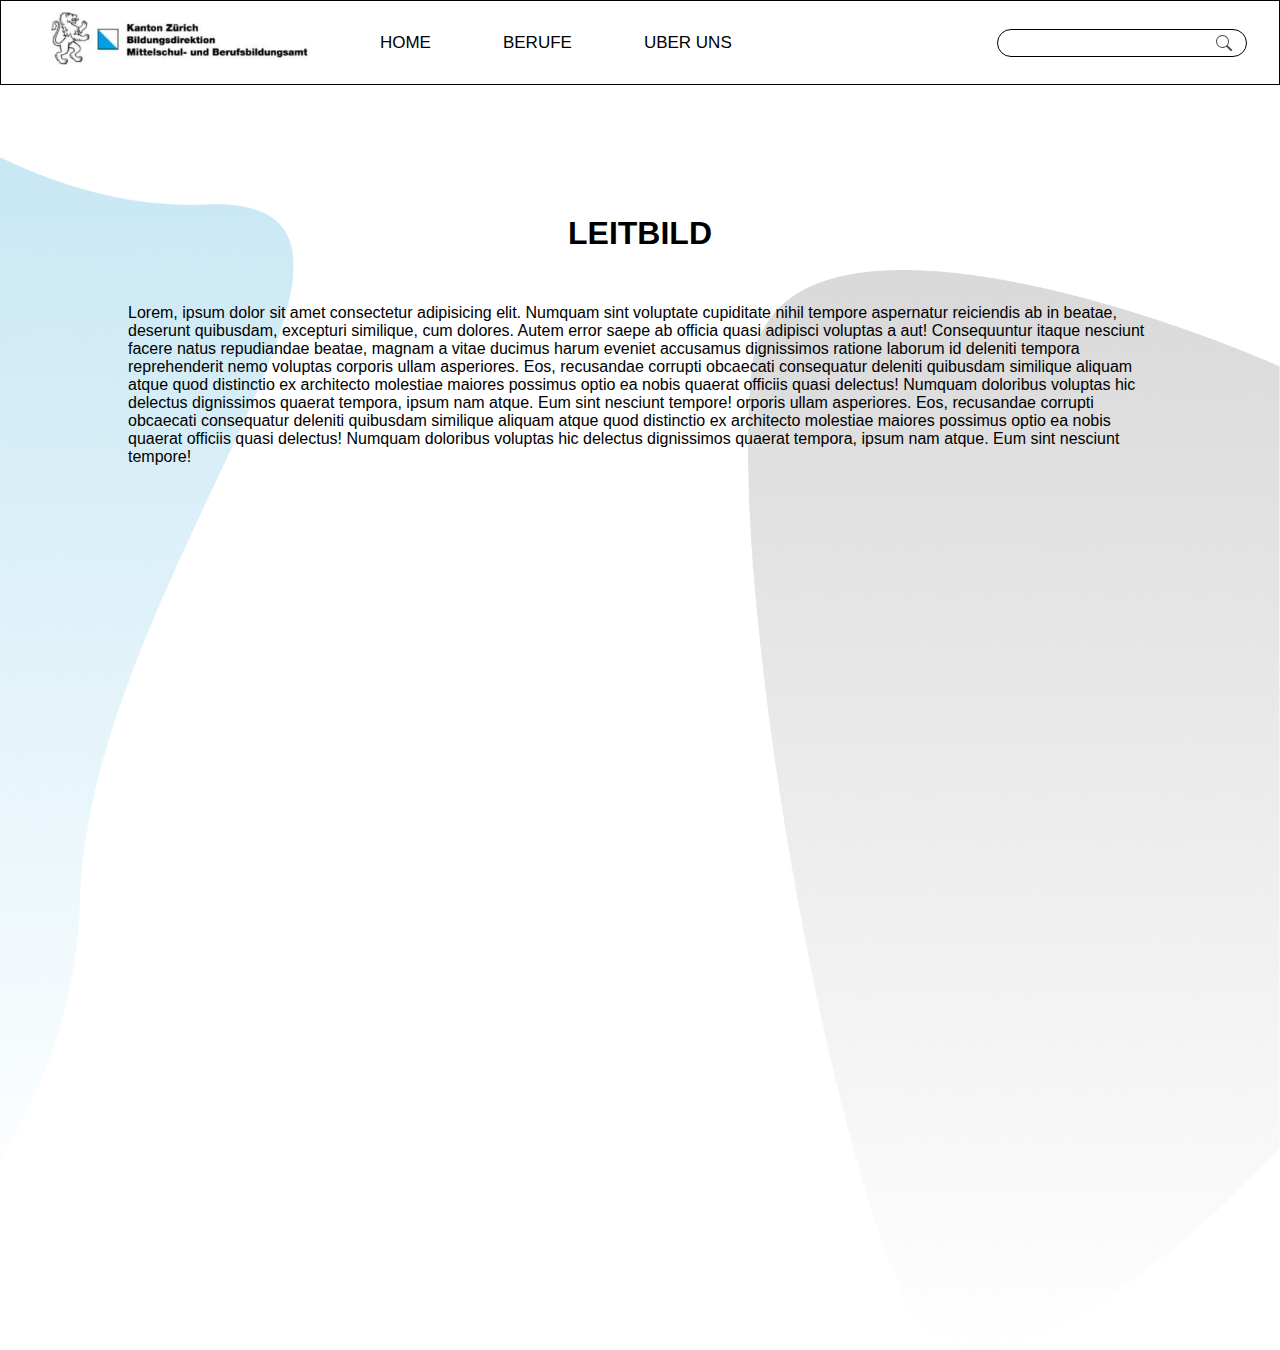
<file: leitbild.html>
<!DOCTYPE html>
<html lang="en">
  <head>
    <meta charset="UTF-8" />
    <meta name="viewport" content="width=device-width, initial-scale=1.0" />
    <title>LEITBILD</title>

    <link rel="stylesheet" href="css/desktop_styles.css" />
    <link rel="stylesheet" href="css/responsive_styles.css" />
    <script src="./js/code.jquery.com_jquery-3.7.0.js"></script>

    <script src="./js/script.js"></script>
  </head>
  <body>
    <!-- Navbar -->
    <nav class="navigation">
      <div class="navigation__container">
        <div class="navigation__logo-container">
          <img
            class="navigation__logo"
            src="upload/images/logo.png"
            alt="Logo"
          />
        </div>
        <div class="navigation__links-container">
          <div class="navigation__menu">
            <a href="front_content.php" class="navigation__menu-item">Home</a>
            <div class="dropdown">
              <button class="dropdown__dropbtn">BERUFE</button>
              <div class="dropdown__content">
                <a href="front_content.php">MEDIAMATIKER</a>
                <a href="front_content.php">Applikationsentwicklung</a>
                <a href="front_content.php">ICT-FACHLEUTE</a>
                <a href="front_content.php">systemtechnik</a>
              </div>
            </div>
            <a href="front_content.php" class="navigation__menu-item"
              >UBER UNS</a
            >
          </div>
        </div>
      </div>
      <div class="navigation__toggle">
        <button class="navigation__toggle-button">
          <span class="navigation__toggle-bar"></span>
          <span class="navigation__toggle-bar"></span>
          <span class="navigation__toggle-bar"></span>
        </button>
      </div>

      <div class="navigation__search-container">
        <div class="navigation__search-bar">
          <input type="text" class="navigation__search-input" />
          <button class="navigation__search-button">.</button>
        </div>
      </div>
    </nav>

    <section class="leitbild">
      <div class="leitbild__topleft"></div>
      <div class="leitbild__topright"></div>

      <div class="text__heading--primary">
        <h1>LEITBILD</h1>
      </div>
      <div class="text__paragraph">
        <p>
          Lorem, ipsum dolor sit amet consectetur adipisicing elit. Numquam sint
          voluptate cupiditate nihil tempore aspernatur reiciendis ab in beatae,
          deserunt quibusdam, excepturi similique, cum dolores. Autem error
          saepe ab officia quasi adipisci voluptas a aut! Consequuntur itaque
          nesciunt facere natus repudiandae beatae, magnam a vitae ducimus harum
          eveniet accusamus dignissimos ratione laborum id deleniti tempora
          reprehenderit nemo voluptas corporis ullam asperiores. Eos, recusandae
          corrupti obcaecati consequatur deleniti quibusdam similique aliquam
          atque quod distinctio ex architecto molestiae maiores possimus optio
          ea nobis quaerat officiis quasi delectus! Numquam doloribus voluptas
          hic delectus dignissimos quaerat tempora, ipsum nam atque. Eum sint
          nesciunt tempore! orporis ullam asperiores. Eos, recusandae corrupti
          obcaecati consequatur deleniti quibusdam similique aliquam atque quod
          distinctio ex architecto molestiae maiores possimus optio ea nobis
          quaerat officiis quasi delectus! Numquam doloribus voluptas hic
          delectus dignissimos quaerat tempora, ipsum nam atque. Eum sint
          nesciunt tempore!
        </p>
      </div>
    </section>
  </body>
</html>
</file>
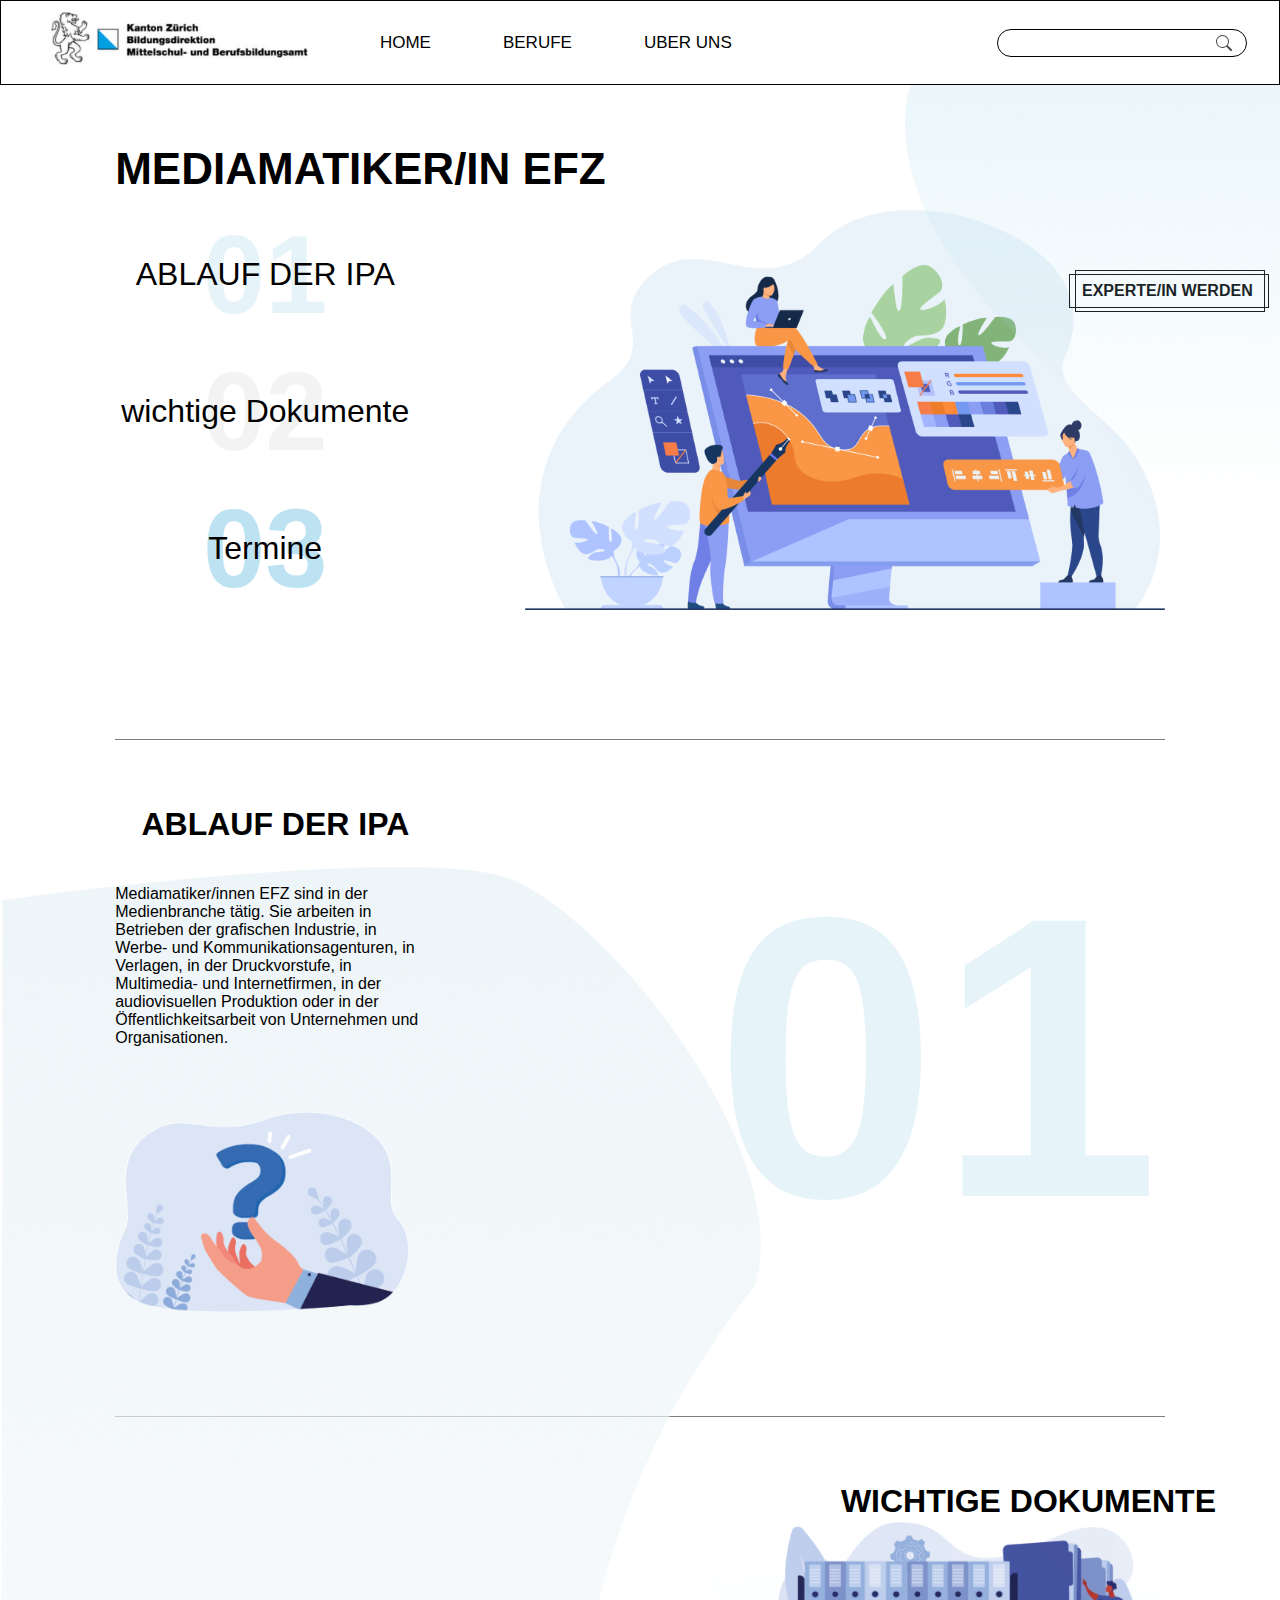
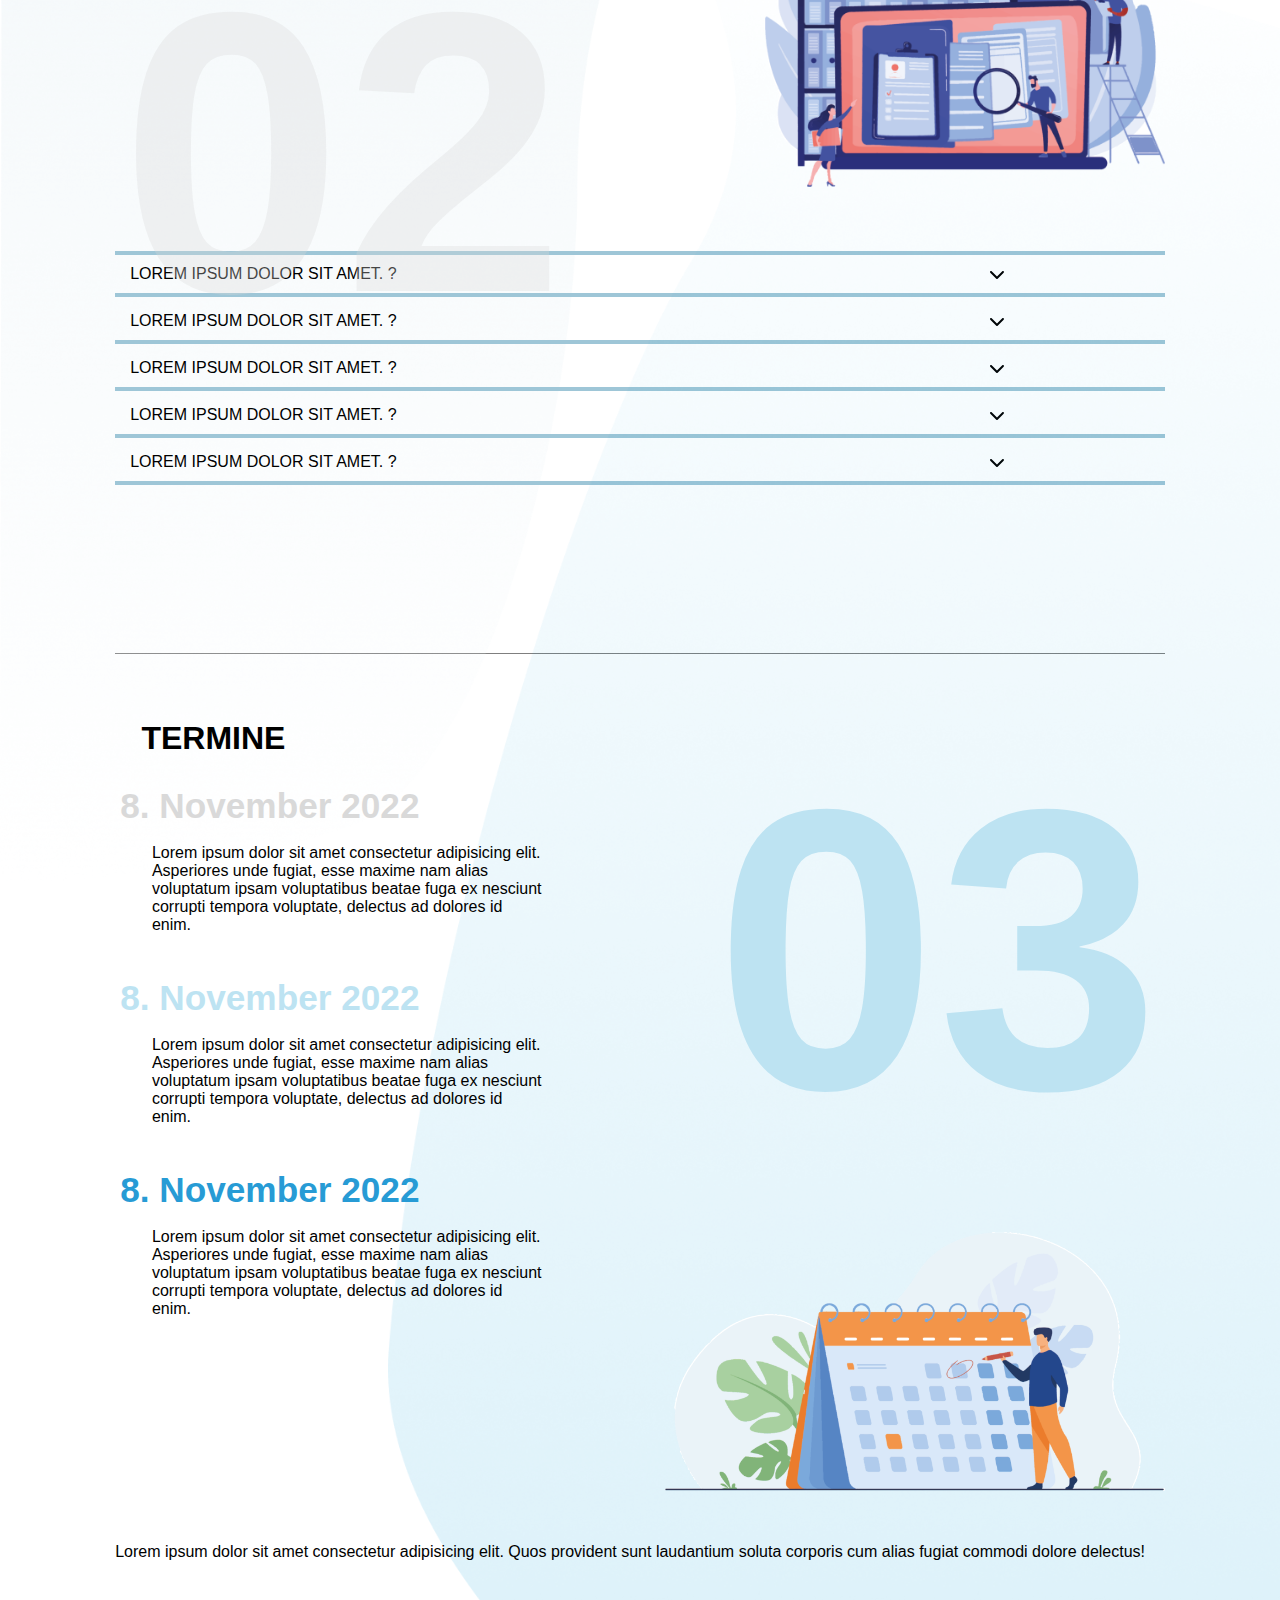
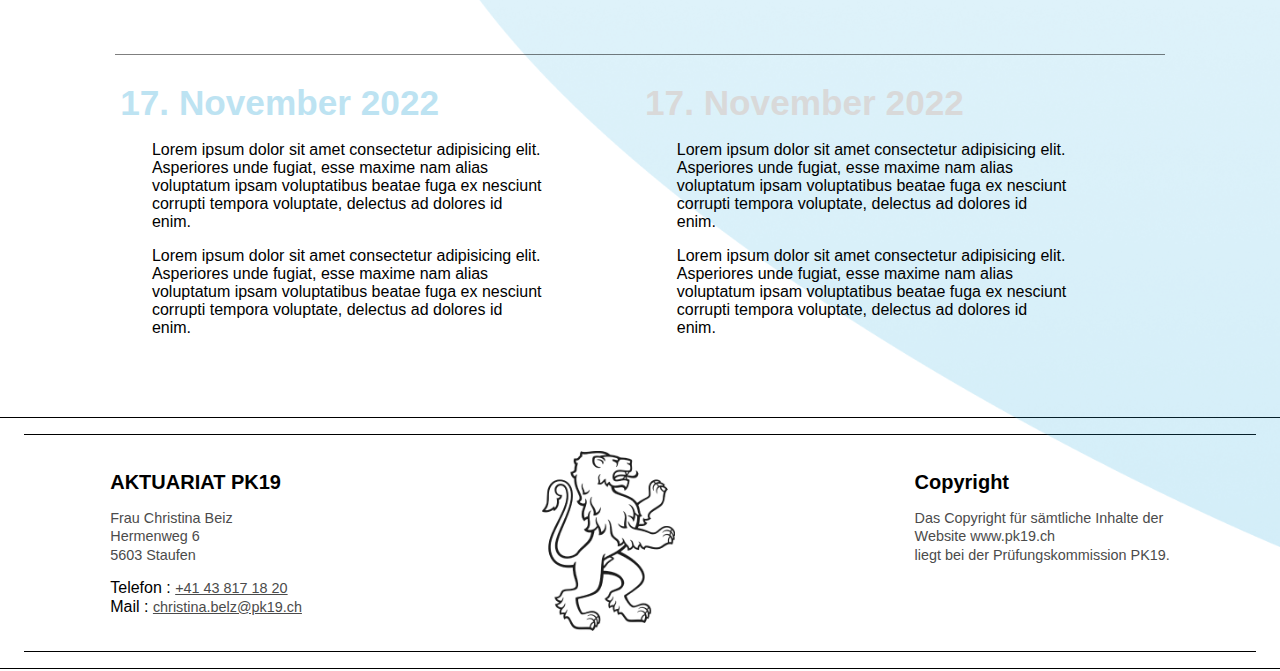
<file: mediamatiker.html>
<!DOCTYPE html>
<html lang="en">
  <head>
    <meta charset="UTF-8" />
    <meta name="viewport" content="width=device-width, initial-scale=1.0" />
    <title>Mediamatiker/in efz</title>
    <link rel="stylesheet" href="css/desktop_styles.css" />
    <link rel="stylesheet" href="css/responsive_styles.css" />
    <script src="./js/code.jquery.com_jquery-3.7.0.js"></script>
   
    <script src="./js/script.js"></script>
  </head>
  <body>
 
     <!-- Navbar -->
     <nav class="navigation">
      <div class="navigation__container">
        <div class="navigation__logo-container">
          <img
            class="navigation__logo"
            src="upload/images/logo.png"
            alt="Logo"
          />
        </div>
        <div class="navigation__links-container">
          <div class="navigation__menu">
            <a href="front_content.php" class="navigation__menu-item">Home</a>
            <div class="dropdown">
              <button class="dropdown__dropbtn">BERUFE</button>
              <div class="dropdown__content">
                <a href="front_content.php">MEDIAMATIKER</a>
                <a href="front_content.php">Applikationsentwicklung</a>
                <a href="front_content.php">ICT-FACHLEUTE</a>
                <a href="front_content.php">systemtechnik</a>
              </div>
            </div>
            <a href="front_content.php" class="navigation__menu-item"
              >UBER UNS</a
            >
          </div>
        </div>
      </div>
      <div class="navigation__toggle">
        <button class="navigation__toggle-button">
          <span class="navigation__toggle-bar"></span>
          <span class="navigation__toggle-bar"></span>
          <span class="navigation__toggle-bar"></span>
        </button>
      </div>

      <div class="navigation__search-container">
        <div class="navigation__search-bar">
          <input type="text" class="navigation__search-input" />
          <button class="navigation__search-button">.</button>
        </div>
      </div>
    </nav>


    <!-- Hero section -->
    <div class="mediamatiker__hero">
      <div class="side__button down">
        <div class="side__outer-border">
          <div class="rel">
            <div class="side__inner-border">
              <a href="./expertein.html"> EXPERTE/IN WERDEN </a>
            </div>
          </div>
        </div>
      </div>
      <div class="mediamatiker_right-gradient"></div>
  <div class="text__heading--primary-large">
    <h1 >Mediamatiker/in efz</h1>
    </div>
      <div class="mediamatiker__details">
        <div class="mediamatiker__details-left">
          <div class="mediamatiker__number_heading">
            <div class="mediamatiker__title">
              <p>
                ABLAUF DER IPA
              </p>
            </div>
            <div class="mediamatiker__number--skyblue">
              <p>
                01
              </p>
            </div>
          </div>

          <div class="mediamatiker__number_heading">
            <div class="mediamatiker__title">
              <p>
                wichtige Dokumente
              </p>
            </div>
            <div class="mediamatiker__number--gray">
            <p>
              02
            </p>
            </div>
          </div>

          <div class="mediamatiker__number_heading">
            <div class="mediamatiker__title">
              <p>
                Termine
              </p>
            </div>
            <div class="mediamatiker__number--blue">
            <p>
              03
            </p>
            </div>
          </div>
        </div>
        <div class="mediamatiker__details-right">
          <img
            src="./upload/images/mediamatik_grafik.png"
            alt=""
            height="400px"
            class="mediamatiker__details-image"
          />
        </div>
      </div>
    </div>

    <div class="line"></div>

    <!-- SECTION 1 -->
    <div class="mediamatiker__description">
      <div class="mediamatiker__description-left-gradient"></div>
      <div class="mediamatiker__description-container">
        <div class="mediamatiker__description-left">
        <div class="text__heading--primary">
            <h2>ABLAUF DER IPA</h2>
        </div>
          <div class="mediamatiker__text-container">
            <div class="text__paragraph">
              <p>
                Mediamatiker/innen EFZ sind in der Medienbranche tätig. Sie
                arbeiten in Betrieben der grafischen Industrie, in Werbe- und
                Kommunikationsagenturen, in Verlagen, in der Druckvorstufe, in
                Multimedia- und Internetfirmen, in der audiovisuellen Produktion
                oder in der Öffentlichkeitsarbeit von Unternehmen und
                Organisationen.
              </p>
            </div>
          </div>
          <img
            src="./upload/images/Informationen 1.png"
            alt=""
            height="200px"
            class="mediamatiker__image"
          />
        </div>
        <div class="mediamatiker__description-right">
          <div class="mediamatiker__number--skyblue">
          <p>
            01
          </p>
          </div>
        </div>
      </div>
    </div>

    <div class="line"></div>

    <!-- SECTION 2 -->
    <div class="mediamatiker__description">
      <div class="mediamatiker__description-right-gradient"></div>
<div class="text__heading--primary right">

  <h2 >WICHTIGE DOKUMENTE</h2>
</div>
      <div class="mediamatiker__description-container">
        <div class="mediamatiker__description-left">
          <div class="mediamatiker__number--gray hide">
          <p>
            02
          </p>
          </div>
        </div>
        <div class="mediamatiker__description-right">
          <img src="./upload/images/Files 1.png" alt="" width="400px"   class="mediamatiker__image" />
        </div>
      </div>

      <div class="accordion">
        <div class="accordion__item">
          <div class="accordion__header">
            <p>
              Lorem ipsum dolor sit amet. ?
            
            </p>
            <svg
            class="accordion__icon"
            xmlns="http://www.w3.org/2000/svg"
            height="16"
            width="16"
            viewBox="0 0 512 512"
          >
            <path
              d="M233.4 406.6c12.5 12.5 32.8 12.5 45.3 0l192-192c12.5-12.5 12.5-32.8 0-45.3s-32.8-12.5-45.3 0L256 338.7 86.6 169.4c-12.5-12.5-32.8-12.5-45.3 0s-12.5 32.8 0 45.3l192 192z"
            />
          </svg>
          </div>
          <div class="accordion__content">
            <p>
              Lorem ipsum dolor sit amet consectetur adipisicing elit. Quia, ut
              perspiciatis beatae aliquam a libero suscipit fugiat ratione modi
              similique. Dolor dicta incidunt quis? Praesentium quam repellat
              libero maiores magni rem nesciunt et recusandae provident illum
              quas optio quidem doloribus delectus, beatae culpa ab hic nemo
              porro cumque. Quam, a.
            </p>
          </div>
        </div>
       
        <div class="accordion__item">
          <div class="accordion__header">
            <p>
              Lorem ipsum dolor sit amet. ?
            
            </p>
            <svg
            class="accordion__icon"
            xmlns="http://www.w3.org/2000/svg"
            height="16"
            width="16"
            viewBox="0 0 512 512"
          >
            <path
              d="M233.4 406.6c12.5 12.5 32.8 12.5 45.3 0l192-192c12.5-12.5 12.5-32.8 0-45.3s-32.8-12.5-45.3 0L256 338.7 86.6 169.4c-12.5-12.5-32.8-12.5-45.3 0s-12.5 32.8 0 45.3l192 192z"
            />
          </svg>
          </div>
          <div class="accordion__content">
            <p>
              Lorem ipsum dolor sit amet consectetur adipisicing elit. Quia, ut
              perspiciatis beatae aliquam a libero suscipit fugiat ratione modi
              similique. Dolor dicta incidunt quis? Praesentium quam repellat
              libero maiores magni rem nesciunt et recusandae provident illum
              quas optio quidem doloribus delectus, beatae culpa ab hic nemo
              porro cumque. Quam, a.
            </p>
          </div>
        </div>
       
        <div class="accordion__item">
          <div class="accordion__header">
            <p>
              Lorem ipsum dolor sit amet. ?
            
            </p>
            <svg
            class="accordion__icon"
            xmlns="http://www.w3.org/2000/svg"
            height="16"
            width="16"
            viewBox="0 0 512 512"
          >
            <path
              d="M233.4 406.6c12.5 12.5 32.8 12.5 45.3 0l192-192c12.5-12.5 12.5-32.8 0-45.3s-32.8-12.5-45.3 0L256 338.7 86.6 169.4c-12.5-12.5-32.8-12.5-45.3 0s-12.5 32.8 0 45.3l192 192z"
            />
          </svg>
          </div>
          <div class="accordion__content">
            <p>
              Lorem ipsum dolor sit amet consectetur adipisicing elit. Quia, ut
              perspiciatis beatae aliquam a libero suscipit fugiat ratione modi
              similique. Dolor dicta incidunt quis? Praesentium quam repellat
              libero maiores magni rem nesciunt et recusandae provident illum
              quas optio quidem doloribus delectus, beatae culpa ab hic nemo
              porro cumque. Quam, a.
            </p>
          </div>
        </div>
       
        <div class="accordion__item">
          <div class="accordion__header">
            <p>
              Lorem ipsum dolor sit amet. ?
            
            </p>
            <svg
            class="accordion__icon"
            xmlns="http://www.w3.org/2000/svg"
            height="16"
            width="16"
            viewBox="0 0 512 512"
          >
            <path
              d="M233.4 406.6c12.5 12.5 32.8 12.5 45.3 0l192-192c12.5-12.5 12.5-32.8 0-45.3s-32.8-12.5-45.3 0L256 338.7 86.6 169.4c-12.5-12.5-32.8-12.5-45.3 0s-12.5 32.8 0 45.3l192 192z"
            />
          </svg>
          </div>
          <div class="accordion__content">
            <p>
              Lorem ipsum dolor sit amet consectetur adipisicing elit. Quia, ut
              perspiciatis beatae aliquam a libero suscipit fugiat ratione modi
              similique. Dolor dicta incidunt quis? Praesentium quam repellat
              libero maiores magni rem nesciunt et recusandae provident illum
              quas optio quidem doloribus delectus, beatae culpa ab hic nemo
              porro cumque. Quam, a.
            </p>
          </div>
        </div>
       
        <div class="accordion__item">
          <div class="accordion__header">
            <p>
              Lorem ipsum dolor sit amet. ?
            
            </p>
            <svg
            class="accordion__icon"
            xmlns="http://www.w3.org/2000/svg"
            height="16"
            width="16"
            viewBox="0 0 512 512"
          >
            <path
              d="M233.4 406.6c12.5 12.5 32.8 12.5 45.3 0l192-192c12.5-12.5 12.5-32.8 0-45.3s-32.8-12.5-45.3 0L256 338.7 86.6 169.4c-12.5-12.5-32.8-12.5-45.3 0s-12.5 32.8 0 45.3l192 192z"
            />
          </svg>
          </div>
          <div class="accordion__content">
            <p>
              Lorem ipsum dolor sit amet consectetur adipisicing elit. Quia, ut
              perspiciatis beatae aliquam a libero suscipit fugiat ratione modi
              similique. Dolor dicta incidunt quis? Praesentium quam repellat
              libero maiores magni rem nesciunt et recusandae provident illum
              quas optio quidem doloribus delectus, beatae culpa ab hic nemo
              porro cumque. Quam, a.
            </p>
          </div>
        </div>
       
        
       

      </div>
    </div>

    <div class="line"></div>

    <!--  SECTION 3 -->
    <div class="mediamatiker__description">
      <div class="mediamatiker__description-container">
        <div class="mediamatiker__description-left">
          <div class="text__heading--primary">
            <h2>Termine</h2>
          </div>
          <div class="mediamatiker__termine">
            <div class="mediamatiker__number--darkgray rel">
              <p>
                8. November 2022
              </p>
            </div>
            <div class="mediamatiker__para">
              <p>
                Lorem ipsum dolor sit amet consectetur adipisicing elit.
                Asperiores unde fugiat, esse maxime nam alias voluptatum ipsam
                voluptatibus beatae fuga ex nesciunt corrupti tempora voluptate,
                delectus ad dolores id enim.
              </p>
            </div>
          </div>

          <div class="mediamatiker__termine">
            <div class="mediamatiker__number--darkskyblue rel">
              <p>
                8. November 2022
              </p>
            </div>
            <div class="mediamatiker__para">
              <p>
                Lorem ipsum dolor sit amet consectetur adipisicing elit.
                Asperiores unde fugiat, esse maxime nam alias voluptatum ipsam
                voluptatibus beatae fuga ex nesciunt corrupti tempora voluptate,
                delectus ad dolores id enim.
              </p>
            </div>
          </div>

          <div class="mediamatiker__termine">
            <div class="mediamatiker__number--darkblue rel">8. November 2022</div>
            <div class="mediamatiker__para">
              <p>
                Lorem ipsum dolor sit amet consectetur adipisicing elit.
                Asperiores unde fugiat, esse maxime nam alias voluptatum ipsam
                voluptatibus beatae fuga ex nesciunt corrupti tempora voluptate,
                delectus ad dolores id enim.
              </p>
            </div>
          </div>
        </div>
        <div class="mediamatiker__description-right">
          <div class="mediamatiker__number--darkskyblue rel">03</div>
          <img
            src="./upload/images/grafik-Termine 1.png"
            alt=""
            width="500px"
            class="mediamatiker__image-large"
          />
        </div>
      </div>

      <div class="mediamatiker__description-container">
        <div class="text__paragraph">
          <p>
            Lorem ipsum dolor sit amet consectetur adipisicing elit. Quos
            provident sunt laudantium soluta corporis cum alias fugiat commodi
            dolore delectus!
          </p>
        </div>
      </div>

      <div class="line"></div>
      <div class="mediamatiker__description-container">
        <div class="mediamatiker__description-left">
          <div class="mediamatiker__termine">
            <div class="mediamatiker__number--darkskyblue rel">
              <p>
                17. November 2022
              </p>
            </div>
            <div class="mediamatiker__para">
              <p>
                Lorem ipsum dolor sit amet consectetur adipisicing elit.
                Asperiores unde fugiat, esse maxime nam alias voluptatum ipsam
                voluptatibus beatae fuga ex nesciunt corrupti tempora voluptate,
                delectus ad dolores id enim.
              </p>
            </div>

            <div class="mediamatiker__para">
              <p>
                Lorem ipsum dolor sit amet consectetur adipisicing elit.
                Asperiores unde fugiat, esse maxime nam alias voluptatum ipsam
                voluptatibus beatae fuga ex nesciunt corrupti tempora voluptate,
                delectus ad dolores id enim.
              </p>
            </div>
          </div>



          </div>
       

        <div class="mediamatiker__description-right show">
          <div class="mediamatiker__termine">
            <div class="mediamatiker__number--darkgray rel">
              <p>
                17. November 2022
              </p>
            </div>
            <div class="mediamatiker__para">
              <p>
                Lorem ipsum dolor sit amet consectetur adipisicing elit.
                Asperiores unde fugiat, esse maxime nam alias voluptatum ipsam
                voluptatibus beatae fuga ex nesciunt corrupti tempora voluptate,
                delectus ad dolores id enim.
              </p>
            </div>

            <div class="mediamatiker__para">
              <p>
                Lorem ipsum dolor sit amet consectetur adipisicing elit.
                Asperiores unde fugiat, esse maxime nam alias voluptatum ipsam
                voluptatibus beatae fuga ex nesciunt corrupti tempora voluptate,
                delectus ad dolores id enim.
              </p>
            </div>
          </div>



          </div>
        </div>
      </div>
      </div>
    </div>

    <!-- Footer -->
    <footer id="footer" class="footer">
      <div class="footer__container">
        <div class="footer__container-left">
          <div class="footer__heading">
            <h5>AKTUARIAT PK19</h5>
          </div>
          <div class="footer__paragraph">
            <p>
              Frau Christina Beiz
              <br />
              Hermenweg 6
              <br />
              5603 Staufen
            </p>
          </div>
          <div class="footer__contact">
            <p>
              Telefon :
              <a href="tel:+41438171820"> +41 43 817 18 20</a>
              <br />
              Mail :
              <a href="mailto:christina.belz@pk19.ch">christina.belz@pk19.ch</a>
            </p>
          </div>
        </div>
        <div class="footer__container-middle">
          <img
            src="./upload/images/logo_without_text.png"
            alt=""
            class="footer__container-logo"
          />
        </div>
        <div class="footer__container-right">
          <div class="footer__heading">
            <h5>Copyright</h5>
          </div>
          <div class="footer__paragraph">
            <p>
              Das Copyright für sämtliche Inhalte der <br />
              Website www.pk19.ch
              <br />
              liegt bei der Prüfungskommission PK19.
            </p>
          </div>
        </div>
      </div>
    </footer>
  </body>
</html>
</file>
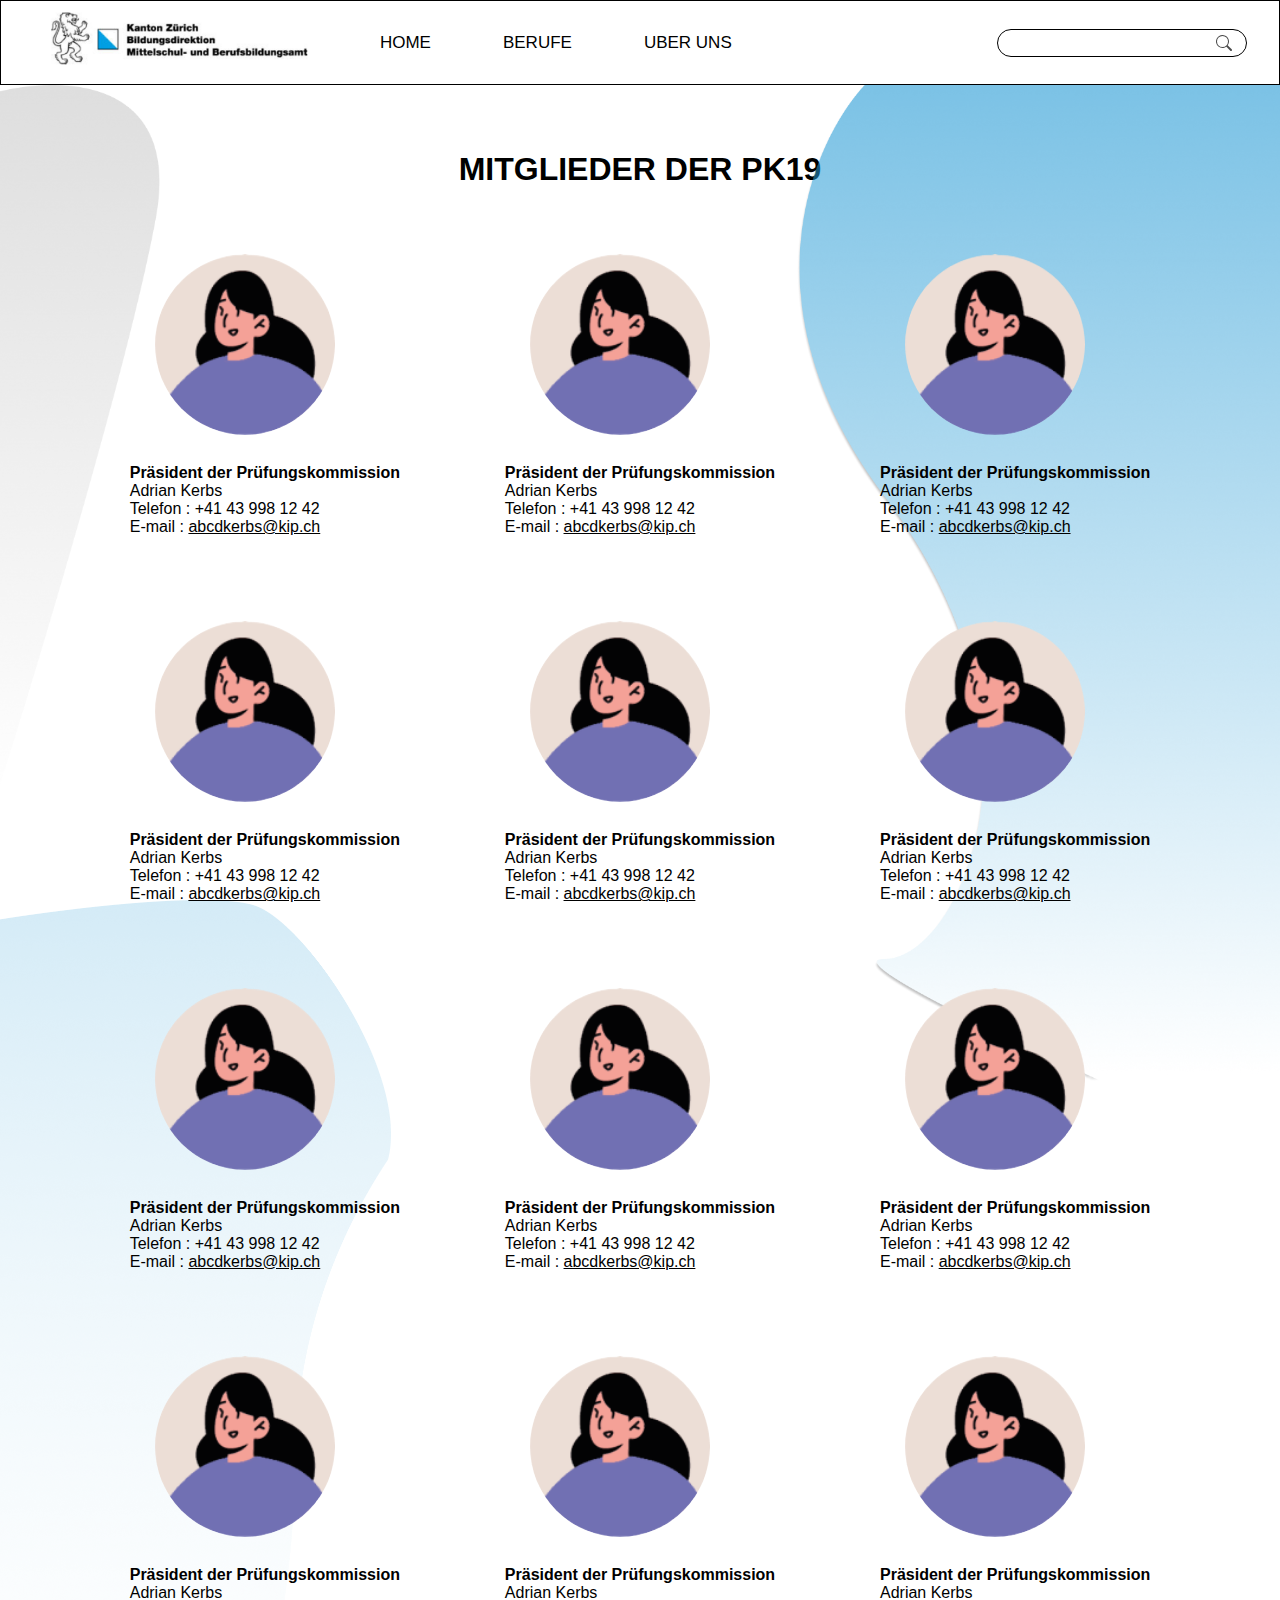
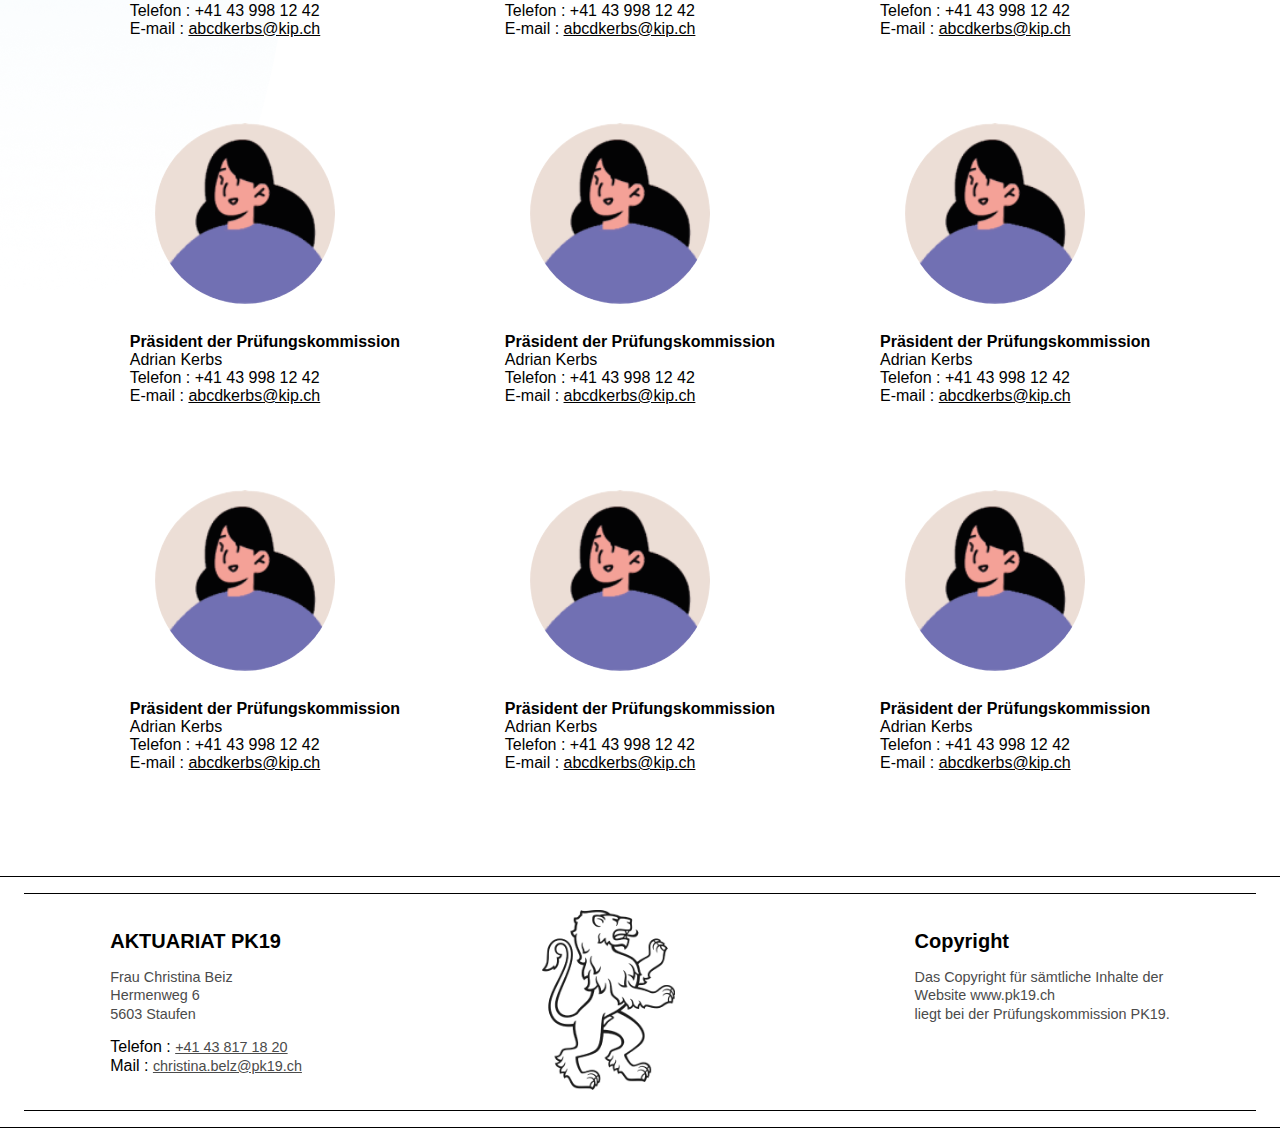
<file: mitglieder.html>
<!DOCTYPE html>
<html lang="en">
  <head>
    <meta charset="UTF-8" />
    <meta name="viewport" content="width=device-width, initial-scale=1.0" />
    <title>MitGlieder</title>

    <link rel="stylesheet" href="css/desktop_styles.css" />
    <link rel="stylesheet" href="css/responsive_styles.css" />
    <script src="./js/code.jquery.com_jquery-3.7.0.js"></script>

    <script src="./js/script.js"></script>
  </head>
  <body>
    <!-- Navbar -->
    <nav class="navigation">
      <div class="navigation__container">
        <div class="navigation__logo-container">
          <img
            class="navigation__logo"
            src="upload/images/logo.png"
            alt="Logo"
          />
        </div>
        <div class="navigation__links-container">
          <div class="navigation__menu">
            <a href="front_content.php" class="navigation__menu-item">Home</a>
            <div class="dropdown">
              <button class="dropdown__dropbtn">BERUFE</button>
              <div class="dropdown__content">
                <a href="front_content.php">MEDIAMATIKER</a>
                <a href="front_content.php">Applikationsentwicklung</a>
                <a href="front_content.php">ICT-FACHLEUTE</a>
                <a href="front_content.php">systemtechnik</a>
              </div>
            </div>
            <a href="front_content.php" class="navigation__menu-item"
              >UBER UNS</a
            >
          </div>
        </div>
      </div>
      <div class="navigation__toggle">
        <button class="navigation__toggle-button">
          <span class="navigation__toggle-bar"></span>
          <span class="navigation__toggle-bar"></span>
          <span class="navigation__toggle-bar"></span>
        </button>
      </div>

      <div class="navigation__search-container">
        <div class="navigation__search-bar">
          <input type="text" class="navigation__search-input" />
          <button class="navigation__search-button">.</button>
        </div>
      </div>
    </nav>

    <section class="mtglider">
      <div class="mtglider__topleft"></div>
      <div class="mtglider__topright"></div>
      <div class="mtglider__bottomleft"></div>

      <div class="text__heading--primary">
        <h1>mitglieder der pk19</h1>
      </div>

      <div class="grid__container">
        <div class="grid__item-1">
          <div class="grid__user">
            <img
              src="./upload/images/grafik_mitglied_frau 3.png"
              alt=""
              class="grid__image-container"
            />
            <div>
              <div class="grid__user-designation">
                <p>Präsident der Prüfungskommission</p>
              </div>
              <div class="grid__user-name">
                <p>Adrian Kerbs</p>
              </div>
              <div class="grid__user-telefon">
                <p>Telefon : +41 43 998 12 42</p>
              </div>
              <div class="grid__user-email">
                <p>
                  E-mail :
                  <a href="mailto:abcd@yopmail.com">abcdkerbs@kip.ch</a>
                </p>
              </div>
            </div>
          </div>
        </div>
        <div class="grid__item-2">
          <div class="grid__user">
            <img
              src="./upload/images/grafik_mitglied_frau 3.png"
              alt=""
              class="grid__image-container"
            />
            <div>
              <div class="grid__user-designation">
                <p>Präsident der Prüfungskommission</p>
              </div>
              <div class="grid__user-name">
                <p>Adrian Kerbs</p>
              </div>
              <div class="grid__user-telefon">
                <p>Telefon : +41 43 998 12 42</p>
              </div>
              <div class="grid__user-email">
                <p>
                  E-mail :
                  <a href="mailto:abcd@yopmail.com">abcdkerbs@kip.ch</a>
                </p>
              </div>
            </div>
          </div>
        </div>
        <div class="grid__item-3">
          <div class="grid__user">
            <img
              src="./upload/images/grafik_mitglied_frau 3.png"
              alt=""
              class="grid__image-container"
            />
            <div>
              <div class="grid__user-designation">
                <p>Präsident der Prüfungskommission</p>
              </div>
              <div class="grid__user-name">
                <p>Adrian Kerbs</p>
              </div>
              <div class="grid__user-telefon">
                <p>Telefon : +41 43 998 12 42</p>
              </div>
              <div class="grid__user-email">
                <p>
                  E-mail :
                  <a href="mailto:abcd@yopmail.com">abcdkerbs@kip.ch</a>
                </p>
              </div>
            </div>
          </div>
        </div>

        <div class="grid__item-1">
          <div class="grid__user">
            <img
              src="./upload/images/grafik_mitglied_frau 3.png"
              alt=""
              class="grid__image-container"
            />
            <div>
              <div class="grid__user-designation">
                <p>Präsident der Prüfungskommission</p>
              </div>
              <div class="grid__user-name">
                <p>Adrian Kerbs</p>
              </div>
              <div class="grid__user-telefon">
                <p>Telefon : +41 43 998 12 42</p>
              </div>
              <div class="grid__user-email">
                <p>
                  E-mail :
                  <a href="mailto:abcd@yopmail.com">abcdkerbs@kip.ch</a>
                </p>
              </div>
            </div>
          </div>
        </div>
        <div class="grid__item-2">
          <div class="grid__user">
            <img
              src="./upload/images/grafik_mitglied_frau 3.png"
              alt=""
              class="grid__image-container"
            />
            <div>
              <div class="grid__user-designation">
                <p>Präsident der Prüfungskommission</p>
              </div>
              <div class="grid__user-name">
                <p>Adrian Kerbs</p>
              </div>
              <div class="grid__user-telefon">
                <p>Telefon : +41 43 998 12 42</p>
              </div>
              <div class="grid__user-email">
                <p>
                  E-mail :
                  <a href="mailto:abcd@yopmail.com">abcdkerbs@kip.ch</a>
                </p>
              </div>
            </div>
          </div>
        </div>
        <div class="grid__item-3">
          <div class="grid__user">
            <img
              src="./upload/images/grafik_mitglied_frau 3.png"
              alt=""
              class="grid__image-container"
            />
            <div>
              <div class="grid__user-designation">
                <p>Präsident der Prüfungskommission</p>
              </div>
              <div class="grid__user-name">
                <p>Adrian Kerbs</p>
              </div>
              <div class="grid__user-telefon">
                <p>Telefon : +41 43 998 12 42</p>
              </div>
              <div class="grid__user-email">
                <p>
                  E-mail :
                  <a href="mailto:abcd@yopmail.com">abcdkerbs@kip.ch</a>
                </p>
              </div>
            </div>
          </div>
        </div>

        <div class="grid__item-1">
          <div class="grid__user">
            <img
              src="./upload/images/grafik_mitglied_frau 3.png"
              alt=""
              class="grid__image-container"
            />
            <div>
              <div class="grid__user-designation">
                <p>Präsident der Prüfungskommission</p>
              </div>
              <div class="grid__user-name">
                <p>Adrian Kerbs</p>
              </div>
              <div class="grid__user-telefon">
                <p>Telefon : +41 43 998 12 42</p>
              </div>
              <div class="grid__user-email">
                <p>
                  E-mail :
                  <a href="mailto:abcd@yopmail.com">abcdkerbs@kip.ch</a>
                </p>
              </div>
            </div>
          </div>
        </div>
        <div class="grid__item-2">
          <div class="grid__user">
            <img
              src="./upload/images/grafik_mitglied_frau 3.png"
              alt=""
              class="grid__image-container"
            />
            <div>
              <div class="grid__user-designation">
                <p>Präsident der Prüfungskommission</p>
              </div>
              <div class="grid__user-name">
                <p>Adrian Kerbs</p>
              </div>
              <div class="grid__user-telefon">
                <p>Telefon : +41 43 998 12 42</p>
              </div>
              <div class="grid__user-email">
                <p>
                  E-mail :
                  <a href="mailto:abcd@yopmail.com">abcdkerbs@kip.ch</a>
                </p>
              </div>
            </div>
          </div>
        </div>
        <div class="grid__item-3">
          <div class="grid__user">
            <img
              src="./upload/images/grafik_mitglied_frau 3.png"
              alt=""
              class="grid__image-container"
            />
            <div>
              <div class="grid__user-designation">
                <p>Präsident der Prüfungskommission</p>
              </div>
              <div class="grid__user-name">
                <p>Adrian Kerbs</p>
              </div>
              <div class="grid__user-telefon">
                <p>Telefon : +41 43 998 12 42</p>
              </div>
              <div class="grid__user-email">
                <p>
                  E-mail :
                  <a href="mailto:abcd@yopmail.com">abcdkerbs@kip.ch</a>
                </p>
              </div>
            </div>
          </div>
        </div>

        <div class="grid__item-1">
          <div class="grid__user">
            <img
              src="./upload/images/grafik_mitglied_frau 3.png"
              alt=""
              class="grid__image-container"
            />
            <div>
              <div class="grid__user-designation">
                <p>Präsident der Prüfungskommission</p>
              </div>
              <div class="grid__user-name">
                <p>Adrian Kerbs</p>
              </div>
              <div class="grid__user-telefon">
                <p>Telefon : +41 43 998 12 42</p>
              </div>
              <div class="grid__user-email">
                <p>
                  E-mail :
                  <a href="mailto:abcd@yopmail.com">abcdkerbs@kip.ch</a>
                </p>
              </div>
            </div>
          </div>
        </div>
        <div class="grid__item-2">
          <div class="grid__user">
            <img
              src="./upload/images/grafik_mitglied_frau 3.png"
              alt=""
              class="grid__image-container"
            />
            <div>
              <div class="grid__user-designation">
                <p>Präsident der Prüfungskommission</p>
              </div>
              <div class="grid__user-name">
                <p>Adrian Kerbs</p>
              </div>
              <div class="grid__user-telefon">
                <p>Telefon : +41 43 998 12 42</p>
              </div>
              <div class="grid__user-email">
                <p>
                  E-mail :
                  <a href="mailto:abcd@yopmail.com">abcdkerbs@kip.ch</a>
                </p>
              </div>
            </div>
          </div>
        </div>
        <div class="grid__item-3">
          <div class="grid__user">
            <img
              src="./upload/images/grafik_mitglied_frau 3.png"
              alt=""
              class="grid__image-container"
            />
            <div>
              <div class="grid__user-designation">
                <p>Präsident der Prüfungskommission</p>
              </div>
              <div class="grid__user-name">
                <p>Adrian Kerbs</p>
              </div>
              <div class="grid__user-telefon">
                <p>Telefon : +41 43 998 12 42</p>
              </div>
              <div class="grid__user-email">
                <p>
                  E-mail :
                  <a href="mailto:abcd@yopmail.com">abcdkerbs@kip.ch</a>
                </p>
              </div>
            </div>
          </div>
        </div>
        <div class="grid__item-1">
          <div class="grid__user">
            <img
              src="./upload/images/grafik_mitglied_frau 3.png"
              alt=""
              class="grid__image-container"
            />
            <div>
              <div class="grid__user-designation">
                <p>Präsident der Prüfungskommission</p>
              </div>
              <div class="grid__user-name">
                <p>Adrian Kerbs</p>
              </div>
              <div class="grid__user-telefon">
                <p>Telefon : +41 43 998 12 42</p>
              </div>
              <div class="grid__user-email">
                <p>
                  E-mail :
                  <a href="mailto:abcd@yopmail.com">abcdkerbs@kip.ch</a>
                </p>
              </div>
            </div>
          </div>
        </div>
        <div class="grid__item-2">
          <div class="grid__user">
            <img
              src="./upload/images/grafik_mitglied_frau 3.png"
              alt=""
              class="grid__image-container"
            />
            <div>
              <div class="grid__user-designation">
                <p>Präsident der Prüfungskommission</p>
              </div>
              <div class="grid__user-name">
                <p>Adrian Kerbs</p>
              </div>
              <div class="grid__user-telefon">
                <p>Telefon : +41 43 998 12 42</p>
              </div>
              <div class="grid__user-email">
                <p>
                  E-mail :
                  <a href="mailto:abcd@yopmail.com">abcdkerbs@kip.ch</a>
                </p>
              </div>
            </div>
          </div>
        </div>
        <div class="grid__item-3">
          <div class="grid__user">
            <img
              src="./upload/images/grafik_mitglied_frau 3.png"
              alt=""
              class="grid__image-container"
            />
            <div>
              <div class="grid__user-designation">
                <p>Präsident der Prüfungskommission</p>
              </div>
              <div class="grid__user-name">
                <p>Adrian Kerbs</p>
              </div>
              <div class="grid__user-telefon">
                <p>Telefon : +41 43 998 12 42</p>
              </div>
              <div class="grid__user-email">
                <p>
                  E-mail :
                  <a href="mailto:abcd@yopmail.com">abcdkerbs@kip.ch</a>
                </p>
              </div>
            </div>
          </div>
        </div>
        <div class="grid__item-1">
          <div class="grid__user">
            <img
              src="./upload/images/grafik_mitglied_frau 3.png"
              alt=""
              class="grid__image-container"
            />
            <div>
              <div class="grid__user-designation">
                <p>Präsident der Prüfungskommission</p>
              </div>
              <div class="grid__user-name">
                <p>Adrian Kerbs</p>
              </div>
              <div class="grid__user-telefon">
                <p>Telefon : +41 43 998 12 42</p>
              </div>
              <div class="grid__user-email">
                <p>
                  E-mail :
                  <a href="mailto:abcd@yopmail.com">abcdkerbs@kip.ch</a>
                </p>
              </div>
            </div>
          </div>
        </div>
        <div class="grid__item-2">
          <div class="grid__user">
            <img
              src="./upload/images/grafik_mitglied_frau 3.png"
              alt=""
              class="grid__image-container"
            />
            <div>
              <div class="grid__user-designation">
                <p>Präsident der Prüfungskommission</p>
              </div>
              <div class="grid__user-name">
                <p>Adrian Kerbs</p>
              </div>
              <div class="grid__user-telefon">
                <p>Telefon : +41 43 998 12 42</p>
              </div>
              <div class="grid__user-email">
                <p>
                  E-mail :
                  <a href="mailto:abcd@yopmail.com">abcdkerbs@kip.ch</a>
                </p>
              </div>
            </div>
          </div>
        </div>
        <div class="grid__item-3">
          <div class="grid__user">
            <img
              src="./upload/images/grafik_mitglied_frau 3.png"
              alt=""
              class="grid__image-container"
            />
            <div>
              <div class="grid__user-designation">
                <p>Präsident der Prüfungskommission</p>
              </div>
              <div class="grid__user-name">
                <p>Adrian Kerbs</p>
              </div>
              <div class="grid__user-telefon">
                <p>Telefon : +41 43 998 12 42</p>
              </div>
              <div class="grid__user-email">
                <p>
                  E-mail :
                  <a href="mailto:abcd@yopmail.com">abcdkerbs@kip.ch</a>
                </p>
              </div>
            </div>
          </div>
        </div>
      </div>
    </section>
    <!-- Footer -->
    <footer id="footer" class="footer">
      <div class="footer__container">
        <div class="footer__container-left">
          <div class="footer__heading">
            <h5>AKTUARIAT PK19</h5>
          </div>
          <div class="footer__paragraph">
            <p>
              Frau Christina Beiz
              <br />
              Hermenweg 6
              <br />
              5603 Staufen
            </p>
          </div>
          <div class="footer__contact">
            <p>
              Telefon :
              <a href="tel:+41438171820"> +41 43 817 18 20</a>
              <br />
              Mail :
              <a href="mailto:christina.belz@pk19.ch">christina.belz@pk19.ch</a>
            </p>
          </div>
        </div>
        <div class="footer__container-middle">
          <img
            src="./upload/images/logo_without_text.png"
            alt=""
            class="footer__container-logo"
          />
        </div>
        <div class="footer__container-right">
          <div class="footer__heading">
            <h5>Copyright</h5>
          </div>
          <div class="footer__paragraph">
            <p>
              Das Copyright für sämtliche Inhalte der <br />
              Website www.pk19.ch
              <br />
              liegt bei der Prüfungskommission PK19.
            </p>
          </div>
        </div>
      </div>
    </footer>
  </body>
</html>
</file>
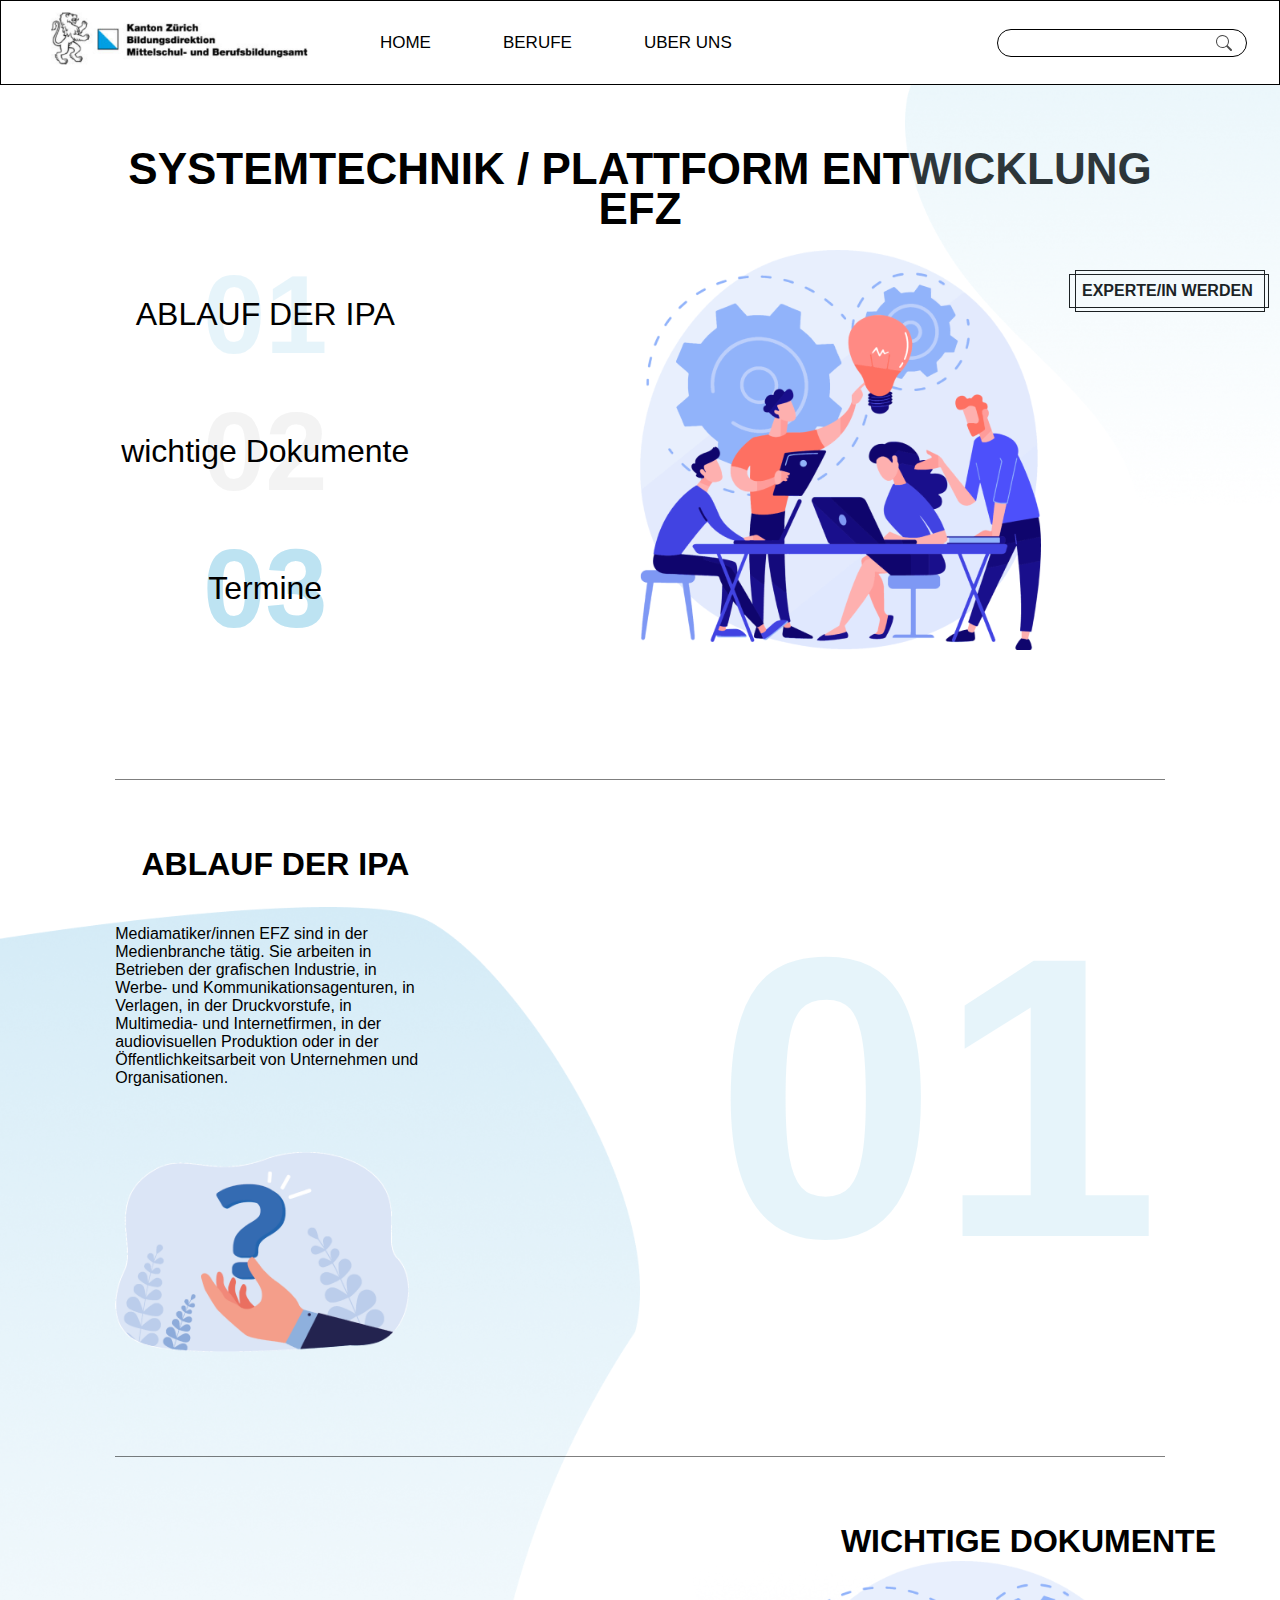
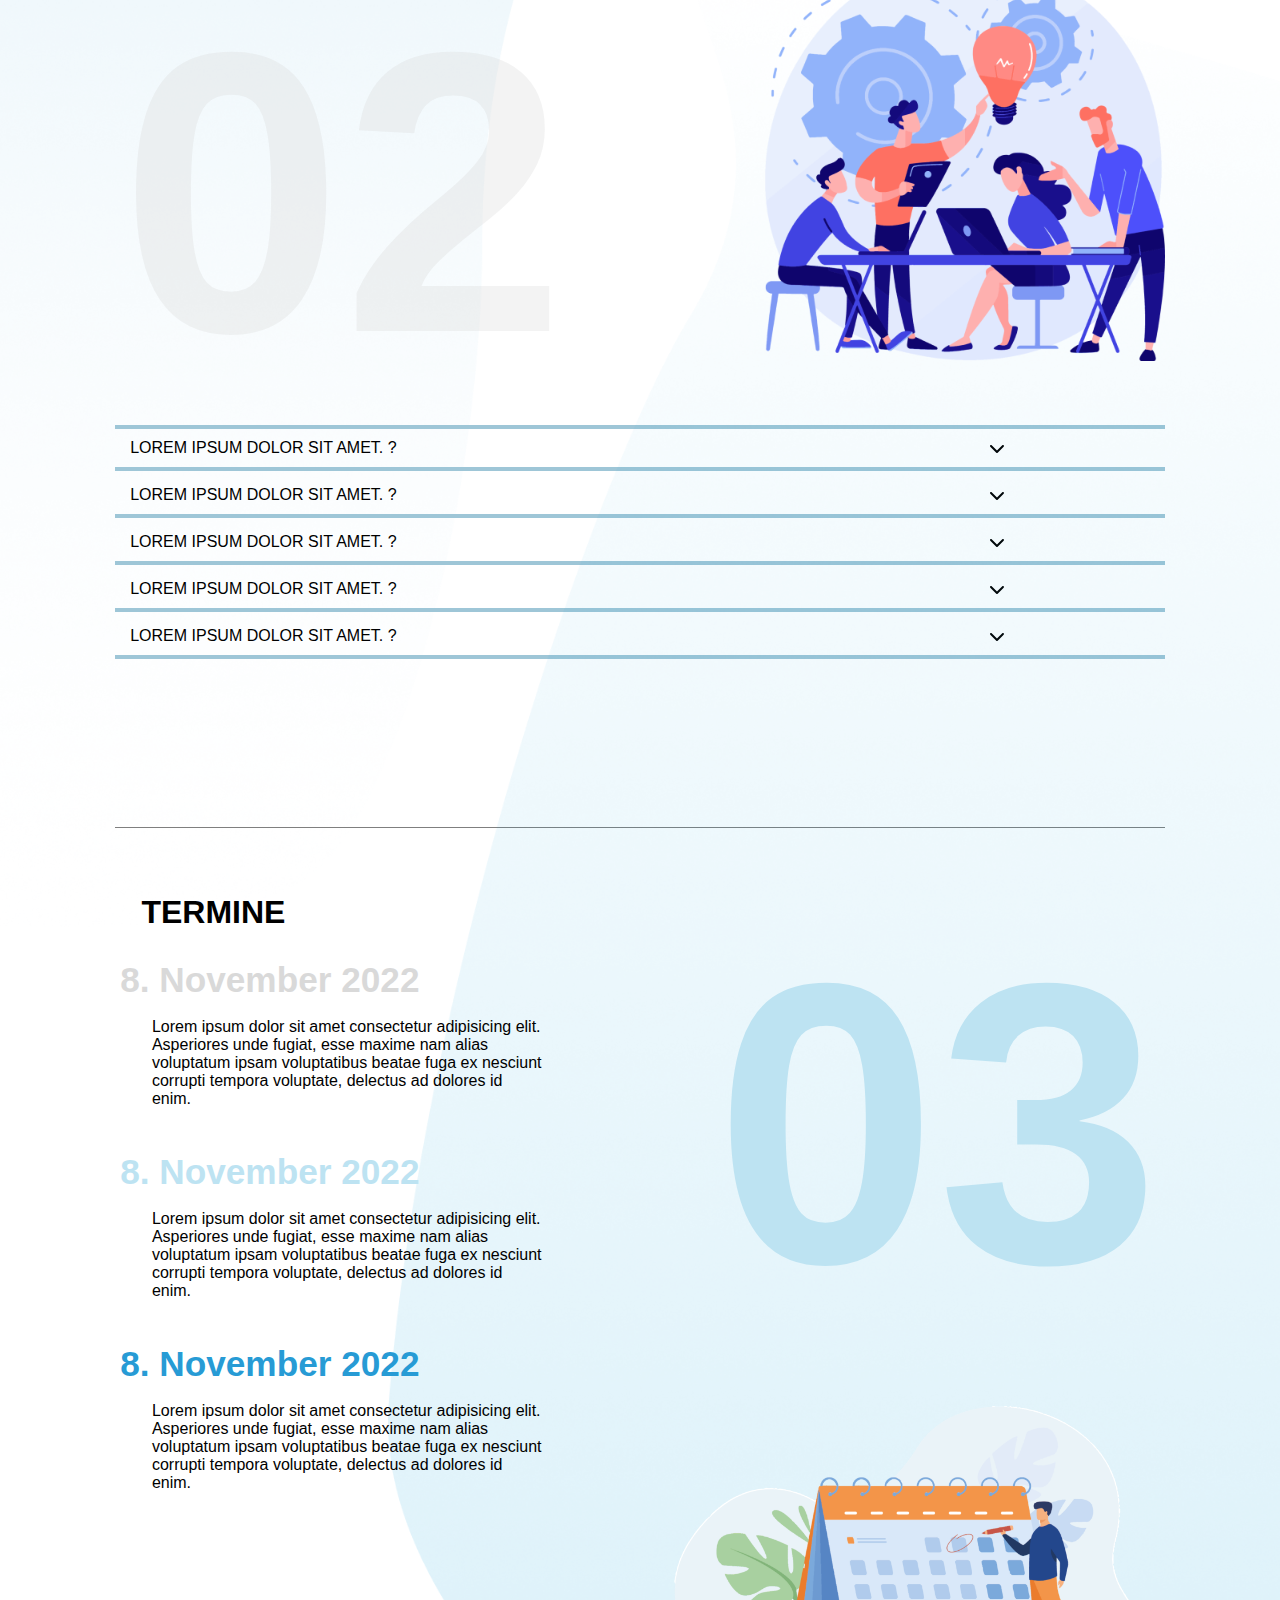
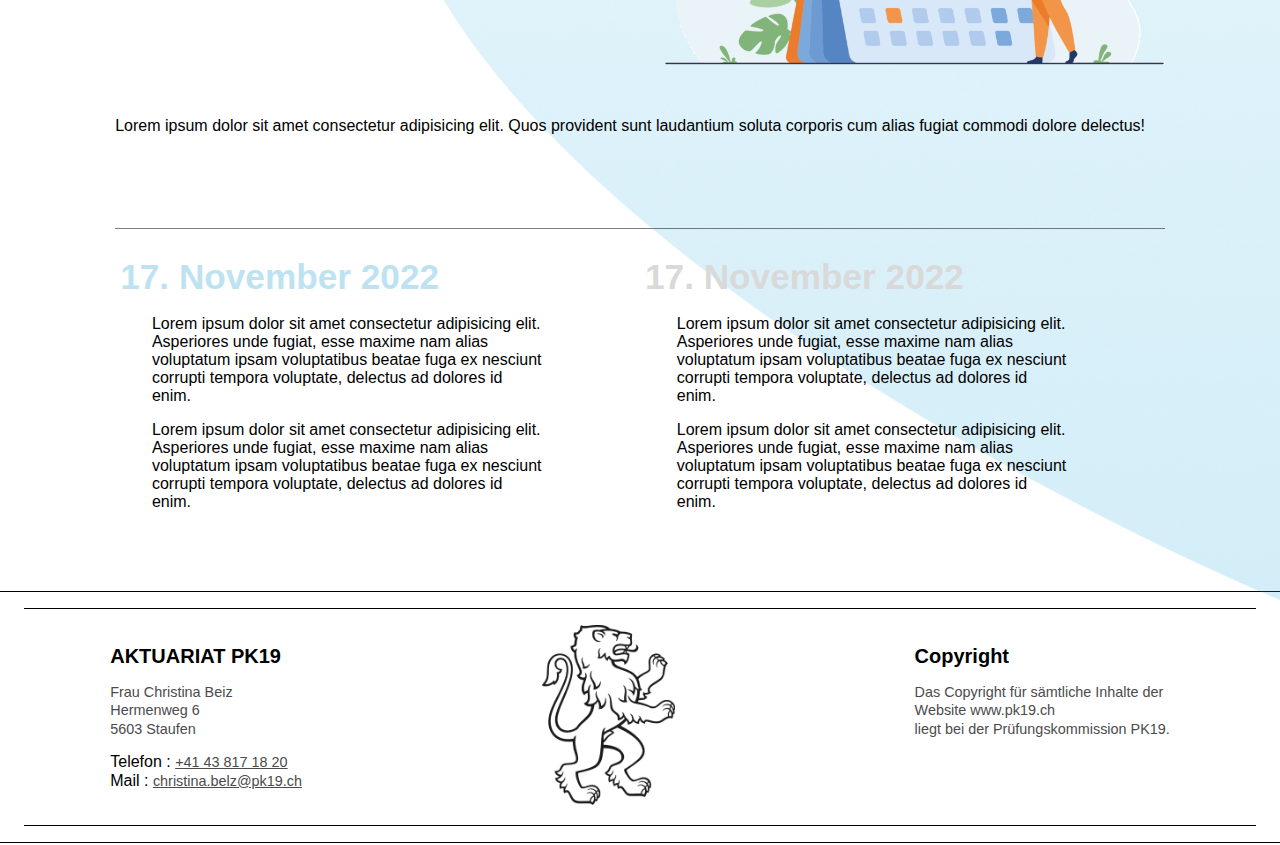
<file: systemtechnik.html>
<!DOCTYPE html>
<html lang="en">
  <head>
    <meta charset="UTF-8" />
    <meta name="viewport" content="width=device-width, initial-scale=1.0" />
    <title>Systemtechnik / Plattform entwicklung EFZ</title>

    <link rel="stylesheet" href="css/desktop_styles.css" />
    <link rel="stylesheet" href="css/responsive_styles.css" />
    <script src="./js/code.jquery.com_jquery-3.7.0.js"></script>
   
    <script src="./js/script.js"></script>
  </head>
  <body>
  
     <!-- Navbar -->
     <nav class="navigation">
      <div class="navigation__container">
        <div class="navigation__logo-container">
          <img
            class="navigation__logo"
            src="upload/images/logo.png"
            alt="Logo"
          />
        </div>
        <div class="navigation__links-container">
          <div class="navigation__menu">
            <a href="front_content.php" class="navigation__menu-item">Home</a>
            <div class="dropdown">
              <button class="dropdown__dropbtn">BERUFE</button>
              <div class="dropdown__content">
                <a href="front_content.php">MEDIAMATIKER</a>
                <a href="front_content.php">Applikationsentwicklung</a>
                <a href="front_content.php">ICT-FACHLEUTE</a>
                <a href="front_content.php">systemtechnik</a>
              </div>
            </div>
            <a href="front_content.php" class="navigation__menu-item"
              >UBER UNS</a
            >
          </div>
        </div>
      </div>
      <div class="navigation__toggle">
        <button class="navigation__toggle-button">
          <span class="navigation__toggle-bar"></span>
          <span class="navigation__toggle-bar"></span>
          <span class="navigation__toggle-bar"></span>
        </button>
      </div>

      <div class="navigation__search-container">
        <div class="navigation__search-bar">
          <input type="text" class="navigation__search-input" />
          <button class="navigation__search-button">.</button>
        </div>
      </div>
    </nav>


    <!-- Hero section -->
    <div class="mediamatiker__hero">

      <div class="side__button down">
        <div class="side__outer-border">
          <div class="rel">
            <div class="side__inner-border">
              <a href="./expertein.html"> EXPERTE/IN WERDEN </a>
            </div>
          </div>
        </div>
      </div>
      <div class="mediamatiker_right-gradient"></div>
      <div class="text__heading--primary-large">

        <h1 >Systemtechnik / Plattform entwicklung EFZ</h1>
      </div>
     
      <div class="mediamatiker__details">
        <div class="mediamatiker__details-left">
          <div class="mediamatiker__number_heading">
            <div class="mediamatiker__title">
              <p>
                ABLAUF DER IPA
              </p>
            </div>
            <div class="mediamatiker__number--skyblue">
            <p>
              01
            </p>
            </div>
          </div>

          <div class="mediamatiker__number_heading">
            <div class="mediamatiker__title">
              <p>
                wichtige Dokumente
              </p>
            </div>
            <div class="mediamatiker__number--gray">
              <p>
                02
              </p>
            </div>
          </div>

          <div class="mediamatiker__number_heading">
            <div class="mediamatiker__title">
            <p>
              Termine
            </p>
            </div>
            <div class="mediamatiker__number--blue">
            <p>
              03
            </p>
            </div>
          </div>
        </div>
        <div class="mediamatiker__details-right">
          <img
            src="./upload/images/sys-efz.png"
            alt=""
            height="400px"
            class="mediamatiker__details-image"
          />
        </div>
      </div>
    </div>

    <div class="line"></div>

    <!-- SECTION 1 -->
    <div class="mediamatiker__description">
      
    
      <div class="mediamatiker__description-left-gradient sys"></div>
      <div class="mediamatiker__description-container">
        <div class="mediamatiker__description-left">
          <div class="text__heading--primary">

            <h2 >ABLAUF DER IPA</h2>
          </div>
          <div class="mediamatiker__text-container">
            <div class="text__paragraph">
              <p>
                Mediamatiker/innen EFZ sind in der Medienbranche tätig. Sie
                arbeiten in Betrieben der grafischen Industrie, in Werbe- und
                Kommunikationsagenturen, in Verlagen, in der Druckvorstufe, in
                Multimedia- und Internetfirmen, in der audiovisuellen Produktion
                oder in der Öffentlichkeitsarbeit von Unternehmen und
                Organisationen.
              </p>
            </div>
          </div>
          <img
            src="./upload/images/Informationen 1.png"
            alt=""
            height="200px"
            class="mediamatiker__image"
          />
        </div>
        <div class="mediamatiker__description-right">
          <div class="mediamatiker__number--skyblue">
          <p>
            01
          </p>
          </div>
        </div>
      </div>
    </div>

    <div class="line"></div>

    <!-- SECTION 2 -->
    <div class="mediamatiker__description">
      <div class="mediamatiker__description-right-gradient sys"></div>
      <div class="text__heading--primary right">

      <h2 >WICHTIGE DOKUMENTE</h2>
      
    </div>
      <div class="mediamatiker__description-container">
        <div class="mediamatiker__description-left">
          <div class="mediamatiker__number--gray hide">
          <p>
            02
          </p>
          </div>
        </div>
        <div class="mediamatiker__description-right">
          <img src="./upload/images/grafik-systemtechnick-plattform-entwicklung 1.png" alt="" width="400px"   class="mediamatiker__image" />
        </div>
      </div>

      <div class="accordion">
        <div class="accordion__item">
          <div class="accordion__header">
            <p>
              Lorem ipsum dolor sit amet. ?
             
            </p>
            <svg
            class="accordion__icon"
            xmlns="http://www.w3.org/2000/svg"
            height="16"
            width="16"
            viewBox="0 0 512 512"
          >
            <path
              d="M233.4 406.6c12.5 12.5 32.8 12.5 45.3 0l192-192c12.5-12.5 12.5-32.8 0-45.3s-32.8-12.5-45.3 0L256 338.7 86.6 169.4c-12.5-12.5-32.8-12.5-45.3 0s-12.5 32.8 0 45.3l192 192z"
            />
          </svg>
          </div>
          <div class="accordion__content">
            <p>
              Lorem ipsum dolor sit amet consectetur adipisicing elit. Quia, ut
              perspiciatis beatae aliquam a libero suscipit fugiat ratione modi
              similique. Dolor dicta incidunt quis? Praesentium quam repellat
              libero maiores magni rem nesciunt et recusandae provident illum
              quas optio quidem doloribus delectus, beatae culpa ab hic nemo
              porro cumque. Quam, a.
            </p>
          </div>
        </div>
        <div class="accordion__item">
          <div class="accordion__header">
            <p>
              Lorem ipsum dolor sit amet. ?
             
            </p>
            <svg
            class="accordion__icon"
            xmlns="http://www.w3.org/2000/svg"
            height="16"
            width="16"
            viewBox="0 0 512 512"
          >
            <path
              d="M233.4 406.6c12.5 12.5 32.8 12.5 45.3 0l192-192c12.5-12.5 12.5-32.8 0-45.3s-32.8-12.5-45.3 0L256 338.7 86.6 169.4c-12.5-12.5-32.8-12.5-45.3 0s-12.5 32.8 0 45.3l192 192z"
            />
          </svg>
          </div>
          <div class="accordion__content">
            <p>
              Lorem ipsum dolor sit amet consectetur adipisicing elit. Quia, ut
              perspiciatis beatae aliquam a libero suscipit fugiat ratione modi
              similique. Dolor dicta incidunt quis? Praesentium quam repellat
              libero maiores magni rem nesciunt et recusandae provident illum
              quas optio quidem doloribus delectus, beatae culpa ab hic nemo
              porro cumque. Quam, a.
            </p>
          </div>
        </div>
        <div class="accordion__item">
          <div class="accordion__header">
            <p>
              Lorem ipsum dolor sit amet. ?
             
            </p>
            <svg
            class="accordion__icon"
            xmlns="http://www.w3.org/2000/svg"
            height="16"
            width="16"
            viewBox="0 0 512 512"
          >
            <path
              d="M233.4 406.6c12.5 12.5 32.8 12.5 45.3 0l192-192c12.5-12.5 12.5-32.8 0-45.3s-32.8-12.5-45.3 0L256 338.7 86.6 169.4c-12.5-12.5-32.8-12.5-45.3 0s-12.5 32.8 0 45.3l192 192z"
            />
          </svg>
          </div>
          <div class="accordion__content">
            <p>
              Lorem ipsum dolor sit amet consectetur adipisicing elit. Quia, ut
              perspiciatis beatae aliquam a libero suscipit fugiat ratione modi
              similique. Dolor dicta incidunt quis? Praesentium quam repellat
              libero maiores magni rem nesciunt et recusandae provident illum
              quas optio quidem doloribus delectus, beatae culpa ab hic nemo
              porro cumque. Quam, a.
            </p>
          </div>
        </div>
        <div class="accordion__item">
          <div class="accordion__header">
            <p>
              Lorem ipsum dolor sit amet. ?
             
            </p>
            <svg
            class="accordion__icon"
            xmlns="http://www.w3.org/2000/svg"
            height="16"
            width="16"
            viewBox="0 0 512 512"
          >
            <path
              d="M233.4 406.6c12.5 12.5 32.8 12.5 45.3 0l192-192c12.5-12.5 12.5-32.8 0-45.3s-32.8-12.5-45.3 0L256 338.7 86.6 169.4c-12.5-12.5-32.8-12.5-45.3 0s-12.5 32.8 0 45.3l192 192z"
            />
          </svg>
          </div>
          <div class="accordion__content">
            <p>
              Lorem ipsum dolor sit amet consectetur adipisicing elit. Quia, ut
              perspiciatis beatae aliquam a libero suscipit fugiat ratione modi
              similique. Dolor dicta incidunt quis? Praesentium quam repellat
              libero maiores magni rem nesciunt et recusandae provident illum
              quas optio quidem doloribus delectus, beatae culpa ab hic nemo
              porro cumque. Quam, a.
            </p>
          </div>
        </div>
        <div class="accordion__item">
          <div class="accordion__header">
            <p>
              Lorem ipsum dolor sit amet. ?
             
            </p>
            <svg
            class="accordion__icon"
            xmlns="http://www.w3.org/2000/svg"
            height="16"
            width="16"
            viewBox="0 0 512 512"
          >
            <path
              d="M233.4 406.6c12.5 12.5 32.8 12.5 45.3 0l192-192c12.5-12.5 12.5-32.8 0-45.3s-32.8-12.5-45.3 0L256 338.7 86.6 169.4c-12.5-12.5-32.8-12.5-45.3 0s-12.5 32.8 0 45.3l192 192z"
            />
          </svg>
          </div>
          <div class="accordion__content">
            <p>
              Lorem ipsum dolor sit amet consectetur adipisicing elit. Quia, ut
              perspiciatis beatae aliquam a libero suscipit fugiat ratione modi
              similique. Dolor dicta incidunt quis? Praesentium quam repellat
              libero maiores magni rem nesciunt et recusandae provident illum
              quas optio quidem doloribus delectus, beatae culpa ab hic nemo
              porro cumque. Quam, a.
            </p>
          </div>
        </div>
      
      </div>
    </div>

    <div class="line"></div>

    <!--  SECTION 3 -->
    <div class="mediamatiker__description">
      <div class="mediamatiker__description-container">
        <div class="mediamatiker__description-left">
          <div class="text__heading--primary">

            <h2 >Termine</h2>
          </div>
          <div class="mediamatiker__termine">
            <div class="mediamatiker__number--darkgray rel">
              <p>
                8. November 2022
              </p>
            </div>
            <div class="mediamatiker__para">
              <p>
                Lorem ipsum dolor sit amet consectetur adipisicing elit.
                Asperiores unde fugiat, esse maxime nam alias voluptatum ipsam
                voluptatibus beatae fuga ex nesciunt corrupti tempora voluptate,
                delectus ad dolores id enim.
              </p>
            </div>
          </div>

          <div class="mediamatiker__termine">
            <div class="mediamatiker__number--darkskyblue rel">
              <p>
                8. November 2022
              </p>
            </div>
            <div class="mediamatiker__para">
              <p>
                Lorem ipsum dolor sit amet consectetur adipisicing elit.
                Asperiores unde fugiat, esse maxime nam alias voluptatum ipsam
                voluptatibus beatae fuga ex nesciunt corrupti tempora voluptate,
                delectus ad dolores id enim.
              </p>
            </div>
          </div>

          <div class="mediamatiker__termine">
            <div class="mediamatiker__number--darkblue rel">8. November 2022</div>
            <div class="mediamatiker__para">
              <p>
                Lorem ipsum dolor sit amet consectetur adipisicing elit.
                Asperiores unde fugiat, esse maxime nam alias voluptatum ipsam
                voluptatibus beatae fuga ex nesciunt corrupti tempora voluptate,
                delectus ad dolores id enim.
              </p>
            </div>
          </div>
        </div>
        <div class="mediamatiker__description-right">
          <div class="mediamatiker__number--darkskyblue rel">03</div>
          <img
            src="./upload/images/grafik-Termine 1.png"
            alt=""
            width="500px"
            class="mediamatiker__image-large"
          />
        </div>
      </div>

      <div class="mediamatiker__description-container">
        <div class="text__paragraph">
          <p>
            Lorem ipsum dolor sit amet consectetur adipisicing elit. Quos
            provident sunt laudantium soluta corporis cum alias fugiat commodi
            dolore delectus!
          </p>
        </div>
      </div>

      <div class="line"></div>
      <div class="mediamatiker__description-container">
        <div class="mediamatiker__description-left">
          <div class="mediamatiker__termine">
            <div class="mediamatiker__number--darkskyblue rel">
              <p>
                17. November 2022
              </p>
            </div>
            <div class="mediamatiker__para">
              <p>
                Lorem ipsum dolor sit amet consectetur adipisicing elit.
                Asperiores unde fugiat, esse maxime nam alias voluptatum ipsam
                voluptatibus beatae fuga ex nesciunt corrupti tempora voluptate,
                delectus ad dolores id enim.
              </p>
            </div>

            <div class="mediamatiker__para">
              <p>
                Lorem ipsum dolor sit amet consectetur adipisicing elit.
                Asperiores unde fugiat, esse maxime nam alias voluptatum ipsam
                voluptatibus beatae fuga ex nesciunt corrupti tempora voluptate,
                delectus ad dolores id enim.
              </p>
            </div>
          </div>



          </div>
       

        <div class="mediamatiker__description-right show">
          <div class="mediamatiker__termine">
            <div class="mediamatiker__number--darkgray rel">
              <p>
                17. November 2022
              </p>
            </div>
            <div class="mediamatiker__para">
              <p>
                Lorem ipsum dolor sit amet consectetur adipisicing elit.
                Asperiores unde fugiat, esse maxime nam alias voluptatum ipsam
                voluptatibus beatae fuga ex nesciunt corrupti tempora voluptate,
                delectus ad dolores id enim.
              </p>
            </div>

            <div class="mediamatiker__para">
              <p>
                Lorem ipsum dolor sit amet consectetur adipisicing elit.
                Asperiores unde fugiat, esse maxime nam alias voluptatum ipsam
                voluptatibus beatae fuga ex nesciunt corrupti tempora voluptate,
                delectus ad dolores id enim.
              </p>
            </div>
          </div>



          </div>
        </div>
      </div>
      </div>
    </div>

    <!-- Footer -->
    <footer id="footer" class="footer">
      <div class="footer__container">
        <div class="footer__container-left">
          <div class="footer__heading">
            <h5>AKTUARIAT PK19</h5>
          </div>
          <div class="footer__paragraph">
            <p>
              Frau Christina Beiz
              <br />
              Hermenweg 6
              <br />
              5603 Staufen
            </p>
          </div>
          <div class="footer__contact">
            <p>
              Telefon :
              <a href="tel:+41438171820"> +41 43 817 18 20</a>
              <br />
              Mail :
              <a href="mailto:christina.belz@pk19.ch">christina.belz@pk19.ch</a>
            </p>
          </div>
        </div>
        <div class="footer__container-middle">
          <img
            src="./upload/images/logo_without_text.png"
            alt=""
            class="footer__container-logo"
          />
        </div>
        <div class="footer__container-right">
          <div class="footer__heading">
            <h5>Copyright</h5>
          </div>
          <div class="footer__paragraph">
            <p>
              Das Copyright für sämtliche Inhalte der <br />
              Website www.pk19.ch
              <br />
              liegt bei der Prüfungskommission PK19.
            </p>
          </div>
        </div>
      </div>
    </footer>
  </body>
</html>
</file>
<file: css/desktop_styles.css>
* {
  padding: 0;
  margin: 0;
  box-sizing: border-box;
}

html {
  color: black;
  font-family: Arial, Helvetica, sans-serif;
}

h1,
h2,
h3,
h4,
h5,
h6,
p {
  font-size: inherit;
}

input[type="checkbox"] {
  -webkit-appearance: none;
  appearance: none;
  background-color: var(--form-background);
  margin: 0;

  font: inherit;
  color: #9ec6d7;
  width: 1.15em;
  height: 1.15em;
  border: 0.15em solid currentColor;
  border: 1px solid currentColor;
  transform: translateY(0.075em);
  display: grid;
  place-content: center;
}

input[type="checkbox"]::before {
  content: "X";

  transform: scale(0);
  transform-origin: bottom left;
  transition: 120ms transform ease-in-out;
  box-shadow: inset 1em 1em var(--form-control-color);
  background-color: transparent;
}

input[type="checkbox"]:checked::before {
  transform: scale(1);
}

input[type="checkbox"]:focus {
  outline: max(2px, 0.15em) solid currentColor;
  outline-offset: max(2px, 0.15em);
}

input[type="checkbox"]:disabled {
  --form-control-color: var(--form-control-disabled);

  color: var(--form-control-disabled);
  cursor: not-allowed;
}

.rel {
  position: relative !important;
}

.right {
  display: flex;
  justify-content: flex-end;
}
.side__button {
  position: absolute !important;
  right: 10px;
  top: 30vh;
}

.line {
  height: 1px;
  width: 82%;
  background: #00000080;
  margin: auto;
  margin-top: 40px;
}

.text__heading--primary {
  text-align: center;
  font-size: 32px;
  line-height: 40px;
  max-width: 100%;
  font-weight: 700;
  text-transform: uppercase;
  padding: 0 5%;
}

.text__heading--primary-large {
  text-align: center;
  font-size: 44px;
  line-height: 40px;
  max-width: 100%;
  font-weight: 700;
  text-transform: uppercase;
}

.text__heading--secondary {
  text-align: center;
  font-size: 24px;
  line-height: 32px;
  max-width: 50%;
  font-weight: 400;
  text-transform: uppercase;
}

.text__paragraph {
  padding: 5% 0;
}

.text__same-paragraph {
  padding: 20px 0;
  font-size: 1.1rem;
}

/* Side button */
.side__outer-border {
  position: absolute;
  right: 5px;
  font-weight: 700;
  border: 1px solid black;
  height: 42px;
  width: 190px;
}

.side__inner-border {
  border: 1px solid black;
  position: absolute;
  right: 0;
  padding: 7px 12px;
  width: 200px;
  margin-right: -5px;
  margin-top: 3px;
}

.side__inner-border a {
  text-decoration: none;
  color: #000;
}
/* Accordion */

.accordion {
  width: 82%;
  margin: 5% auto;
}
.accordion__item {
  background-color: transparent;
  border-bottom: 4px solid #9ec6d7;
  margin-bottom: 5px;
  cursor: pointer;
}

.accordion__item:hover {
  background-color: #eeeeee40;
}

.accordion__header {
  padding: 10px 15px;
  display: inline-block;
  width: 100%;
  box-sizing: border-box;
  text-transform: uppercase;
  display: flex;
  justify-content: space-between;
  align-items: center;
}

.accordion__header p {
  flex: 8;
}

.accordion .accordion__content {
  padding: 10px 15px;
  display: none;
  box-sizing: border-box;
}

.accordion__item:first-child {
  border-top: 4px solid #9ec6d7;
}

.accordion__icon {
  transition: transform 0.3s;
  float: right;
  margin-right: 10%;
  flex: 1;
}

.accordion__item.active .accordion__icon {
  transform: rotate(-90deg);
}

/* Navbar */

.navigation {
  display: flex;
  justify-content: space-between;
  align-items: center;
  height: 85px;
  font-size: 16px;
  padding: 0px 32px;
  border: 1px solid black;
}

.navigation__container {
  display: flex;
  justify-content: flex-start;
  align-items: center;
  flex: 10;
  gap: 5%;
  height: 100%;
}

.navigation__logo {
  height: 60px;
}

.navigation__menu {
  overflow: hidden;
  height: 100%;
}

.navigation__menu a {
  float: left;
  color: black;
  text-align: center;
  padding: 14px 16px;
  text-decoration: none;
  font-size: 17px;
  display: flex;
  justify-content: center;
  align-items: center;
  background-color: white;
}

.navigation__menu {
  display: flex;
  gap: 40px;
  list-style-type: none;
  font-weight: 500;
}

.navigation__menu-item {
  text-decoration: none;
  text-transform: uppercase;
  color: #000;
  z-index: 9999;
}

.navigation__toggle-button {
  background-color: transparent;
  border: none;
  cursor: pointer;
  padding: 0.5rem;
  margin: 0;
  outline: none;
}
.navigation__toggle-bar {
  display: block;
  width: 25px;
  height: 3px;
  margin: 4px 0;
  background-color: black;
}

.navigation__search-container {
  display: flex;
  justify-content: flex-end;
  flex: 6;
}

.navigation__links-container {
  height: 100%;
}
.navigation__toggle {
  display: none;
}
.navigation__search-input {
  border: none;
  background: transparent;
  margin: 0;
  padding: 4px 8px;
  font-size: 14px;
  color: inherit;
  border: 1px solid transparent;
  border-radius: inherit;
}

.navigation__search-button {
  text-indent: -999px;
  overflow: hidden;
  width: 45px;
  padding: 0;
  margin: 0;
  border: 1px solid transparent;
  border-radius: inherit;
  background: transparent
    url("data:image/svg+xml,%3Csvg xmlns='http://www.w3.org/2000/svg' width='16' height='16' class='bi bi-search' viewBox='0 0 16 16'%3E%3Cpath d='M11.742 10.344a6.5 6.5 0 1 0-1.397 1.398h-.001c.03.04.062.078.098.115l3.85 3.85a1 1 0 0 0 1.415-1.414l-3.85-3.85a1.007 1.007 0 0 0-.115-.1zM12 6.5a5.5 5.5 0 1 1-11 0 5.5 5.5 0 0 1 11 0z'%3E%3C/path%3E%3C/svg%3E")
    no-repeat center;
  cursor: pointer;
  opacity: 0.7;
}

.navigation__search-bar {
  border-radius: 40px;
  border: 1px solid black;
}

/* Dropdown */
.dropdown {
  float: left;
  overflow: hidden;
  background-color: white;
  z-index: 9999;
}

.dropdown .dropdown__dropbtn {
  font-size: 17px;
  border: none;
  outline: none;
  color: black;
  padding: 14px 16px;
  background-color: inherit;
  font-family: inherit;
  margin: 0;
  height: 100%;
  background: white;
  z-index: 9999;
}

.dropdown__content {
  display: none;
  position: absolute;
  border: 1px solid black;
  border-left: 14px solid #279bd5;
  min-width: 180px;
  box-shadow: 0px 8px 16px 0px rgba(0, 0, 0, 0.2);
  z-index: 1;
  top: 85px;
  text-transform: uppercase;
  background: #fff;
}

.dropdown__content a {
  float: none;
  color: black;
  margin: 6px 16px;
  text-decoration: none;
  text-align: left;
  border-bottom: 1px solid black;
  display: flex;
  justify-content: center;
  align-items: center;
}
.dropdown__content a:last-child {
  margin-bottom: 20px;
}
.dropdown:hover .dropdown__content {
  display: block;
}

/* Home : Hero Section */
.hero {
  height: calc(90vh - 85px);
  display: flex;
  flex-direction: column;
  justify-content: flex-start;
  align-items: center;
  padding: 3% 0px;
  gap: 5%;
  text-transform: uppercase;
}

.hero__left-gradient-image {
  background-image: url("../upload/images/home_left_gradient.png");
  min-height: 110vh;
  width: 100%;
  background-size: contain;
  position: absolute;
  background-repeat: no-repeat;
  top: 50px;
  left: 0;
  overflow: visible;
  pointer-events: none;
}

.hero__right-gradient-image {
  background-image: url("../upload/images/home_right_gradient.png");
  min-height: 47vh;
  width: 100%;
  background-size: contain;
  position: absolute;
  background-position: right;
  background-repeat: no-repeat;
  top: 85px;
  overflow: visible;
  pointer-events: none;
}

.hero__image-container {
  width: 420px;
}

.hero__image {
  background-image: url("../upload/images/home_hero_bg.png");
  background-size: contain;
  background-repeat: no-repeat;
  background-position: center;
  min-height: 32vh;
  position: relative;
  display: flex;
  justify-content: center;
}

.hero__image-boundary-box {
  background-image: url("data:image/svg+xml,%3csvg width='100%25' height='100%25' xmlns='http://www.w3.org/2000/svg'%3e%3crect width='100%25' height='100%25' fill='none' stroke='%23979899' stroke-width='3' stroke-dasharray='6%2c 10' stroke-dashoffset='35' stroke-linecap='round'/%3e%3c/svg%3e");
  position: absolute;
  width: 68%;
  height: 105%;
}

.hero__circle-container {
  border: 1px solid black;
  text-align: center;
  border-radius: 50%;
  width: 45px;
  height: 45px;
  display: flex;
  justify-content: center;
  align-items: center;
  cursor: pointer;
}

.hero__circle-icon {
  opacity: 0.8;
  height: 20px;
  width: 20px;
}

/* Home : Services Section */

.service {
  display: flex;
  align-items: center;
  justify-content: space-between;
  gap: 40px;
  padding: 10%;
}

.service__image-container {
  display: flex;
  flex-direction: column;
  gap: 16px;
  opacity: 0.85;
}

.service__image {
  max-height: 20vh;
}

.service__label {
  text-align: center;
}

/* Home : FAQ Section */

.faq {
  display: flex;
  justify-content: center;
  align-items: center;
  flex-direction: column;
  padding: 10% 0%;
  position: relative;
}

.space-top {
  margin-top: 10%;
}

.faq__left-gradient-image {
  background-image: url("../upload/images/home_faq_gradient.png");
  min-height: 200vh;
  width: 100%;
  background-size: contain;
  position: absolute;
  background-repeat: no-repeat;
  top: 0px;
  left: 0;
  overflow: visible;
  pointer-events: none;
}

/* Footer */
.footer {
  border-top: 1px solid #000000;
  border-bottom: 1px solid #000000;
  padding: 16px 24px;
  margin-bottom: 2px;
}

.footer__container {
  display: flex;
  justify-content: space-between;
  align-items: center;
  padding: 16px 7%;
  border-top: 1px solid #000000;
  border-bottom: 1px solid #000000;
}

.footer__container-logo {
  height: 20vh;
}

.footer__container-left {
  display: flex;
  flex-direction: column;
  justify-content: flex-start;
  height: 100%;
  margin-top: 20px;
  margin-bottom: auto;
  gap: 15px;
}

.footer__container-right {
  display: flex;
  flex-direction: column;
  justify-content: flex-start;
  height: 100%;
  margin-top: 20px;
  margin-bottom: auto;
  gap: 15px;
}

.footer__heading {
  font-size: 1.25rem;
}

.footer__paragraph {
  font-size: 0.9rem;
  line-height: 1.15rem;
  color: #4b4b4b;
}

.footer__contact a {
  color: #4b4b4b;
  font-size: 0.9rem;
  line-height: 1.15rem;
}

/* Mediamatiker : hero section  */

.mediamatiker__hero {
  width: 82%;
  padding: 5% 0%;
  margin: auto;
  display: flex;
  flex-direction: column;
  align-items: start;
}

.mediamatiker_right-gradient {
  background-image: url("../upload/images/Vector\ 22.png");
  min-height: 65vh;
  width: 100%;
  background-size: contain;
  position: absolute;
  background-position: right;
  background-repeat: no-repeat;
  top: 85px;
  overflow: visible;
  right: 0;
  pointer-events: none;
}

.mediamatiker_right-gradient.ict {
  background-image: url("../upload/images/Vector\ 23.png");
  z-index: -1;
}
.mediamatiker_right-gradient.app {
  background-image: url("../upload/images/Vector\ 24_g.png");
  z-index: -1;
}
.mediamatiker_right-gradient.sys {
  background-image: url("../upload/images/Vector\ 24_l.png.png");
  z-index: -1;
}

.mediamatiker__details {
  width: 100%;
  display: flex;
  flex-direction: row;
  padding: 2% 0%;
}

.mediamatiker__details-left {
  flex: 1;
  display: flex;
  justify-content: center;
  align-items: flex-start;
  flex-direction: column;
  gap: 100px;
}

.mediamatiker__details-right {
  flex: 1;
  justify-content: flex-end;
}

.mediamatiker__number_heading {
  display: flex;
  justify-content: center;
  align-items: center;
  position: relative;
  width: 300px;
  font-size: 7rem;
}

.mediamatiker__title {
  z-index: 2;
  position: relative;
  color: black;
  font-size: 2rem;
  font-weight: 300;
}
.mediamatiker__number--skyblue {
  position: absolute;
  font-size: inherit;
  font-weight: bold;
  border-radius: 50%;
  padding: 2px 5px;
  z-index: 1;
  color: #bde3f260;
}

.mediamatiker__number--darkskyblue {
  position: absolute;
  font-size: inherit;
  font-weight: bold;
  border-radius: 50%;
  padding: 2px 5px;
  z-index: 1;
  color: #bde3f2;
}

.mediamatiker__number--gray {
  position: absolute;
  font-size: inherit;
  font-weight: bold;
  border-radius: 50%;
  padding: 2px 5px;
  z-index: 1;
  color: #d9d9d950;
}

.mediamatiker__number--darkgray {
  position: absolute;
  font-size: inherit;
  font-weight: bold;
  border-radius: 50%;
  padding: 2px 5px;
  z-index: 1;
  color: #d9d9d9;
}

.mediamatiker__number--blue {
  position: absolute;
  font-size: inherit;
  font-weight: bold;
  border-radius: 50%;
  padding: 2px 5px;
  z-index: 1;
  color: #bde3f2;
}

.mediamatiker__number--darkblue {
  position: absolute;
  font-size: inherit;
  font-weight: bold;
  border-radius: 50%;
  padding: 2px 5px;
  z-index: 1;
  color: #279bd5;
}

/* Description section */

.mediamatiker__description {
  padding: 5% 0%;
  position: relative;
}

.mediamatiker__description-container {
  display: flex;
  width: 82%;
  margin: auto;
}

.mediamatiker__description-left-gradient {
  background-image: url("../upload/images/Vector\ 19.png");
  min-height: 180vh;
  width: 100%;
  background-size: contain;
  position: absolute;
  background-repeat: no-repeat;
  top: 20%;
  left: 0;
  overflow: visible;
  pointer-events: none;
}

.mediamatiker__description-left-gradient.ict {
  background-image: url("../upload/images/Vector\ 20.png");
  z-index: -1;
}
.mediamatiker__description-left-gradient.app {
  background-image: url("../upload/images/Vector\ 21.png");
  z-index: -1;
}
.mediamatiker__description-left-gradient.sys {
  background-image: url("../upload/images/Vector\ 24.png");
  z-index: -1;
}

.mediamatiker__description-right-gradient {
  background-image: url("../upload/images/Vector\ 8.png");
  min-height: 250vh;
  width: 100%;
  background-size: contain;
  position: absolute;
  background-position: right;
  background-repeat: no-repeat;
  top: 10%;
  overflow: visible;
  pointer-events: none;
}

.mediamatiker__description-right-gradient.app {
  background-image: url("../upload/images/Vector\ 8_g.png");
  z-index: -1;
}

.mediamatiker__description-left {
  flex: 1;
  display: flex;
  flex-direction: column;
  align-items: flex-start;
  z-index: 1;
  font-size: 25rem;
}

.mediamatiker__text-container {
  max-width: 60%;
  margin-top: 25px;
  margin-bottom: 50px;
  font-size: 1rem;
}

.mediamatiker__description-right {
  flex: 1;
  position: relative;
  display: flex;
  flex-direction: column;
  font-size: 25rem;
  justify-content: center;
  align-items: flex-end;
  gap: 50px;
}

.mediamatiker__termine {
  margin-top: 5%;
  font-size: 2.2rem;
}

.mediamatiker__para {
  font-size: 1rem;
  width: 75%;
  margin: 16px 0px;
  margin-left: 7%;
}

/* Expertein */

.form {
  border: 4px solid #9ec6d7;
  padding: 3% 5%;
  width: 82%;
  margin: 0 auto;
  border-radius: 20px;
  display: flex;
  flex-direction: column;
}
.form__space {
  margin: 4% 0%;
}
.form__group {
  display: flex;
  flex-direction: row;
  justify-content: center;
  align-items: center;
  margin: 10px 0px;
}

.form__label {
  flex: 1;
  display: block;
  margin-bottom: 5px;
}

.form__input {
  flex: 5;
  width: 100%;
  padding: 5px;
  margin-bottom: 15px;
  border: none;
  border-bottom: 1px solid #000000;
}

.form__checkbox-select {
  display: flex;
  gap: 10px;
  margin: 10px 0px;
}

.form__checkboxes {
  flex: 5;
  width: 100%;
  padding: 5px;
}

.form__submit {
  width: 100%;
  max-width: 300px;
  margin: 40px auto;
  padding: 10px;
  background-color: #279bd550;
  color: black;
  font-size: 1.2rem;
  border: none;
  cursor: pointer;
}

/* Mitglieder */

.mtglider {
  min-height: 200vh;
  padding: 5% 0%;
}

.mtglider__topleft {
  background-image: url("../upload/images/Vector\ 15.png");
  min-height: 80vh;
  width: 100%;
  background-size: contain;
  position: absolute;
  background-repeat: no-repeat;
  top: 85px;
  left: 0;
  overflow: visible;
  pointer-events: none;
}

.mtglider__topright {
  background-image: url("../upload/images/Vector\ 16.png");
  min-height: 120vh;
  width: 100%;
  background-size: contain;
  position: absolute;
  background-position: right;
  background-repeat: no-repeat;
  top: 85px;
  overflow: visible;
  pointer-events: none;
}

.mtglider__bottomleft {
  background-image: url("../upload/images/Vector\ 24.png");
  min-height: 110vh;
  width: 100%;
  background-size: contain;
  position: absolute;
  background-position: left;
  background-repeat: no-repeat;
  top: 100vh;
  left: 0;
  overflow: visible;
  pointer-events: none;
}

.grid__container {
  display: grid;
  grid-template-columns: repeat(3, 1fr);
  gap: 20px;
  padding: 20px;
  margin: auto;
}

.grid__item-1 {
  padding: 20px;
  display: flex;
  flex-direction: column;
  align-items: flex-end;
}

.grid__item-2 {
  padding: 20px;
  display: flex;
  flex-direction: column;
  align-items: center;
}

.grid__item-3 {
  padding: 20px;
  display: flex;
  flex-direction: column;
  align-items: flex-start;
}

.grid__user {
  text-align: left;
  z-index: 9;
}
.grid__image-container {
  width: 180px;
  border-radius: 50%;
  margin: 25px;
}

.grid__user-designation {
  font-weight: 700;
}

.grid__user-email a {
  color: black;
}

/* Expertein */
.expertein {
  width: 82%;
  margin: 0 auto;
  padding: 5% 0% 0% 0%;
}

/* Leitbild */

.leitbild {
  max-height: 100vh;
  padding: 10%;
  z-index: 9999;
  overflow: hidden;
}

.leitbild__topleft {
  background-image: url("../upload/images/Vector\ 17.png");
  min-height: 120vh;
  width: 100%;
  background-size: contain;
  position: absolute;
  background-repeat: no-repeat;
  top: 85px;
  left: 0;
  overflow: hidden;
  pointer-events: none;
  z-index: -1;
}

.leitbild__topright {
  background-image: url("../upload/images/Vector\ 18.png");
  min-height: 120vh;
  width: 100%;
  background-size: contain;
  position: absolute;
  background-position: right;
  background-repeat: no-repeat;
  top: 30vh;
  right: 0;
  overflow: hidden;
  pointer-events: none;
  z-index: -1;
}
</file>
<file: css/responsive_styles.css>
@media screen and (max-width: 1024px) {
  .text__heading--primary {
    font-size: 28px;
    line-height: 36px;
  }

  .navigation__menu {
    display: none;
  }

  .navigation__search-container {
    display: none;
  }

  .navigation__toggle {
    display: block;
  }
  .navigation__menu {
    gap: 0px;
    text-align: center;
  }

  .navigation__menu.responsive {
    position: absolute;
    top: 85px;
    width: 100vw;
    left: 0;
    display: flex;
    flex-direction: column;
  }

  .navigation__menu.responsive a {
    float: none;
    display: block;
    text-align: left;
    color: black;
  }
  .navigation__menu.responsive .dropdown {
    float: none;
  }
  .navigation__menu.responsive .dropdown__content {
    position: relative;
  }
  .navigation__menu.responsive .dropdown .dropdown__dropbtn {
    display: block;
    width: 100%;
    text-align: left;
  }

  .dropdown .dropdown__dropbtn {
    height: auto;
    margin: 0;
  }

  .dropdown__content a:last-child {
    margin-bottom: 0px;
  }

  .dropdown__content a {
    color: #000;
    z-index: 9999;
    margin: 0;
  }

  .dropdown__content {
    display: none;
    position: absolute;
    z-index: 1;
    text-transform: uppercase;
    background: #fff;
    top: 0px;
    border-left: 0px;
  }

  /* Service section */

  .service {
    display: flex;
    align-items: center;
    justify-content: space-between;
  }

  .service__image-container {
    display: flex;
    flex-direction: column;
    opacity: 0.85;
  }

  .service__image {
    max-height: 13vh;
  }

  .service__label {
    text-align: center;
  }

  .faq__left-gradient-image {
    min-height: 150vh;
  }

  /* Service page */
  .mediamatiker__details-left {
    width: 50%;
  }

  .mediamatiker__details-image {
    max-height: 200px;
  }

  .mediamatiker__number_heading {
    font-size: 4.5rem;
  }
  .mediamatiker__number_heading:first-child {
    margin-top: 20px;
  }
  .mediamatiker__title {
    font-size: 24px;
  }

  .mediamatiker__description-right,
  .mediamatiker__description-left {
    font-size: 14rem;
  }
  .mediamatiker__image {
    width: 200px;
    height: auto;
  }
  .mediamatiker__image-large {
    width: 250px;
    height: auto;
  }
  .mediamatiker__text-container {
    max-width: 85%;
  }

  .mediamatiker__termine {
    font-size: 1.75rem;
  }

  .grid__container {
    grid-template-columns: repeat(2, 1fr);

    gap: 10px;
    padding: 10px;
  }

  .grid__item-1 {
    justify-content: center;
    align-items: center;
  }
  .grid__item-2 {
    justify-content: center;
    align-items: center;
  }
  .grid__item-3 {
    justify-content: center;
    align-items: center;
  }
}

@media screen and (max-width: 768px) {
  .side__button {
    position: relative;
    top: 15vh;
  }
  .side__button.down {
    position: relative;
    top: 30vh;
  }

  .text__heading--primary {
    font-size: 20px;
    line-height: 26px;
  }

  .text__heading--primary-large {
    text-align: center;
    font-size: 28px;
    line-height: 26px;
    max-width: 100%;
    font-weight: 700;
    text-transform: uppercase;
  }

  .text__heading--secondary {
    text-align: center;
    font-size: 16px;
    line-height: 24px;
    max-width: 50%;
    font-weight: 400;
    text-transform: uppercase;
  }

  .navigation__logo {
    height: 40px;
  }

  .hero__image-container {
    width: 220px;
    margin-top: 12%;
  }

  .hero__image {
    background-image: url("../upload/images/home_hero_bg.png");
    background-size: contain;
    background-repeat: no-repeat;
    background-position: center;
    min-height: 24vh;
    position: relative;
    display: flex;
    justify-content: center;
  }

  .service {
    display: flex;
    align-items: center;
    justify-content: space-between;
    flex-wrap: wrap;
  }

  .service__image-container {
    display: flex;
    flex-direction: column;
    gap: 16px;
    opacity: 0.85;
  }

  .service__image {
    max-height: 10vh;
  }

  .footer {
    position: relative;
    bottom: 0;
  }

  .footer__container-left {
    display: none;
  }

  .footer__container-right {
    display: none;
  }
  .footer__container-middle {
    margin: 0 auto;
  }

  .footer__container-logo {
    max-height: 120px;
    padding: 12% 0%;
  }

  .faq__left-gradient-image {
    min-height: 100vh;
  }

  /* Mediamatiker page */

  .mediamatiker__details-left {
    display: none;
  }
  .mediamatiker__details-right {
    display: flex;
    justify-content: center;
  }

  .text__heading--primary-large {
    text-align: center;
    margin: auto;
  }

  /* mediamatiker */

  .hide {
    display: none;
  }

  .show {
    display: block !important;
    text-align: center;
  }

  .mediamatiker__description-container {
    flex-direction: column;
  }

  .mediamatiker__image {
    display: none;
  }
  .mediamatiker__description-left {
    width: 100%;
    display: flex;
    justify-content: center;
    align-items: center;
    text-align: center;
    margin-top: 10%;
  }
  .mediamatiker__description-right {
    display: none;
  }

  .right {
    justify-content: center;
  }
  .grid__container {
    grid-template-columns: repeat(1, 1fr);
  }
  .grid__item-1 {
    justify-content: center;
    align-items: center;
  }
  .grid__item-2 {
    justify-content: center;
    align-items: center;
  }
  .grid__item-3 {
    justify-content: center;
    align-items: center;
  }

  .text__paragraph {
    font-size: 0.85rem;
  }
}
</file>
